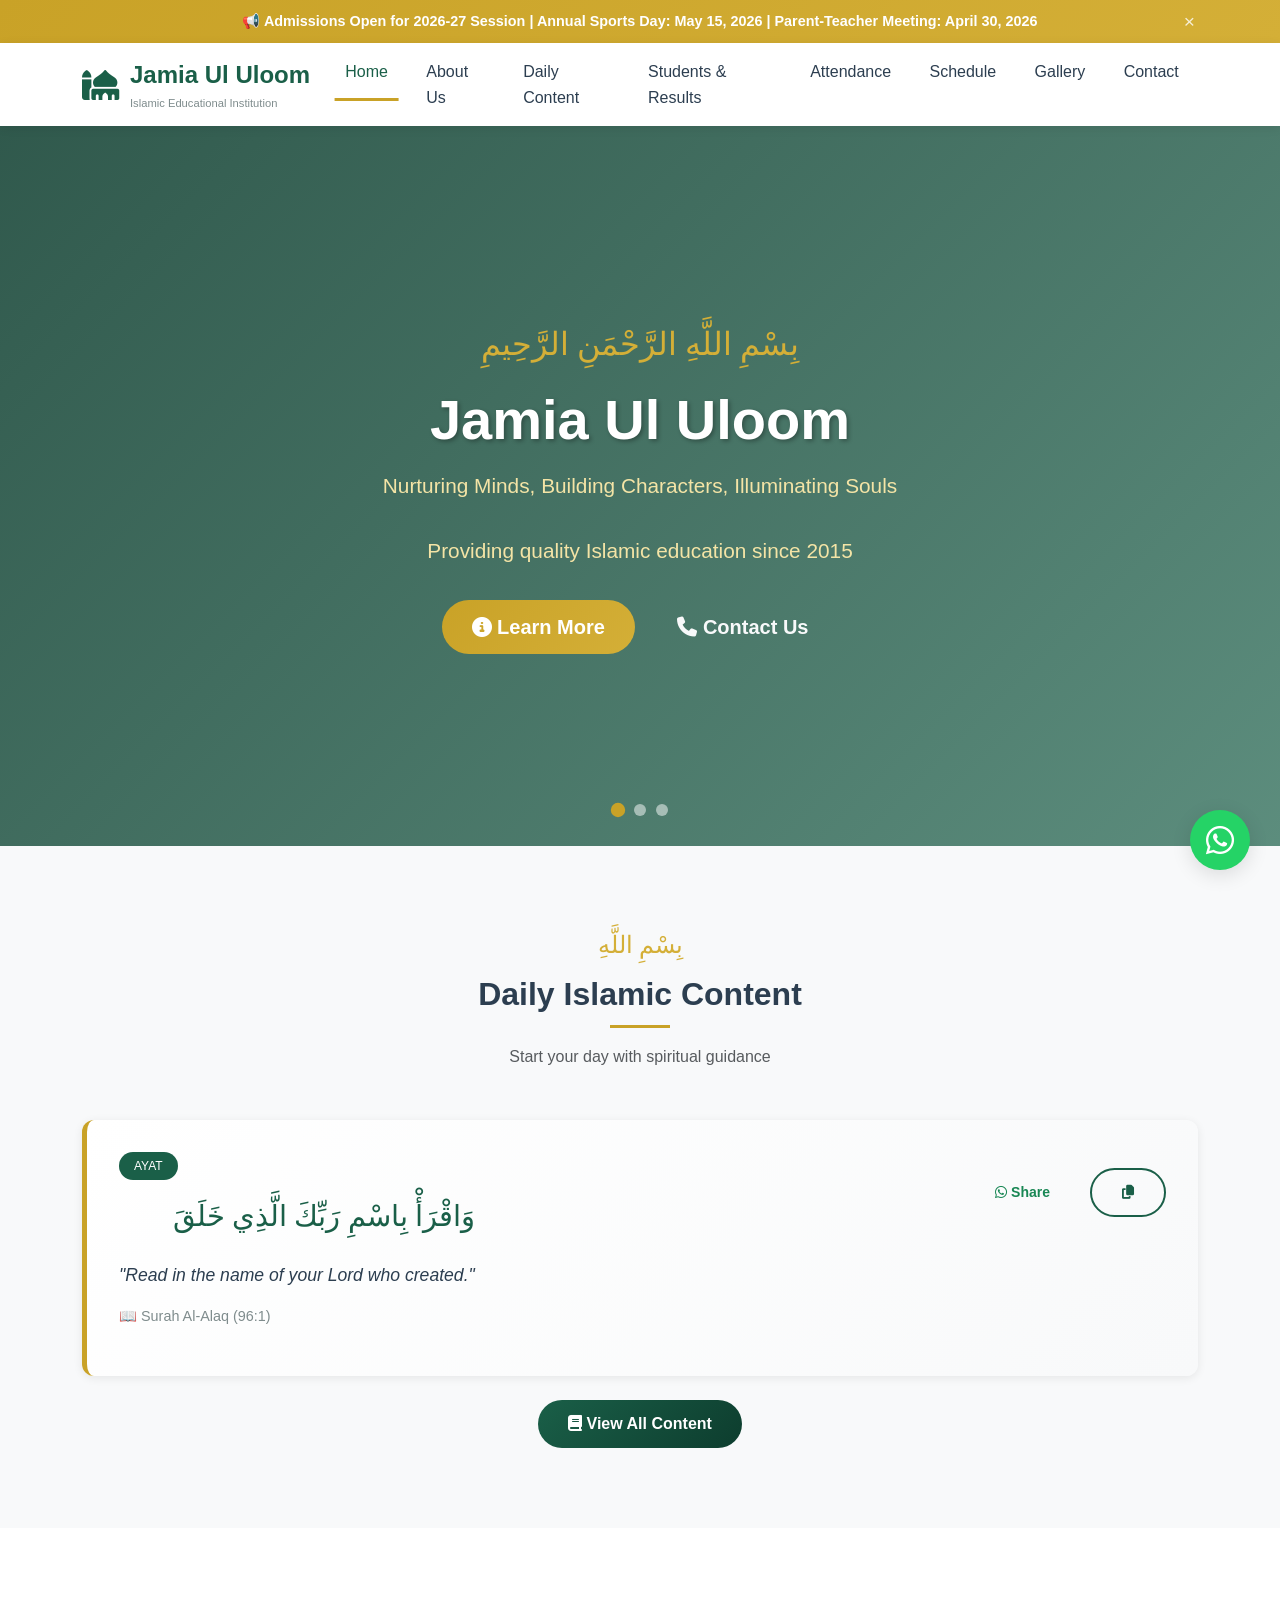
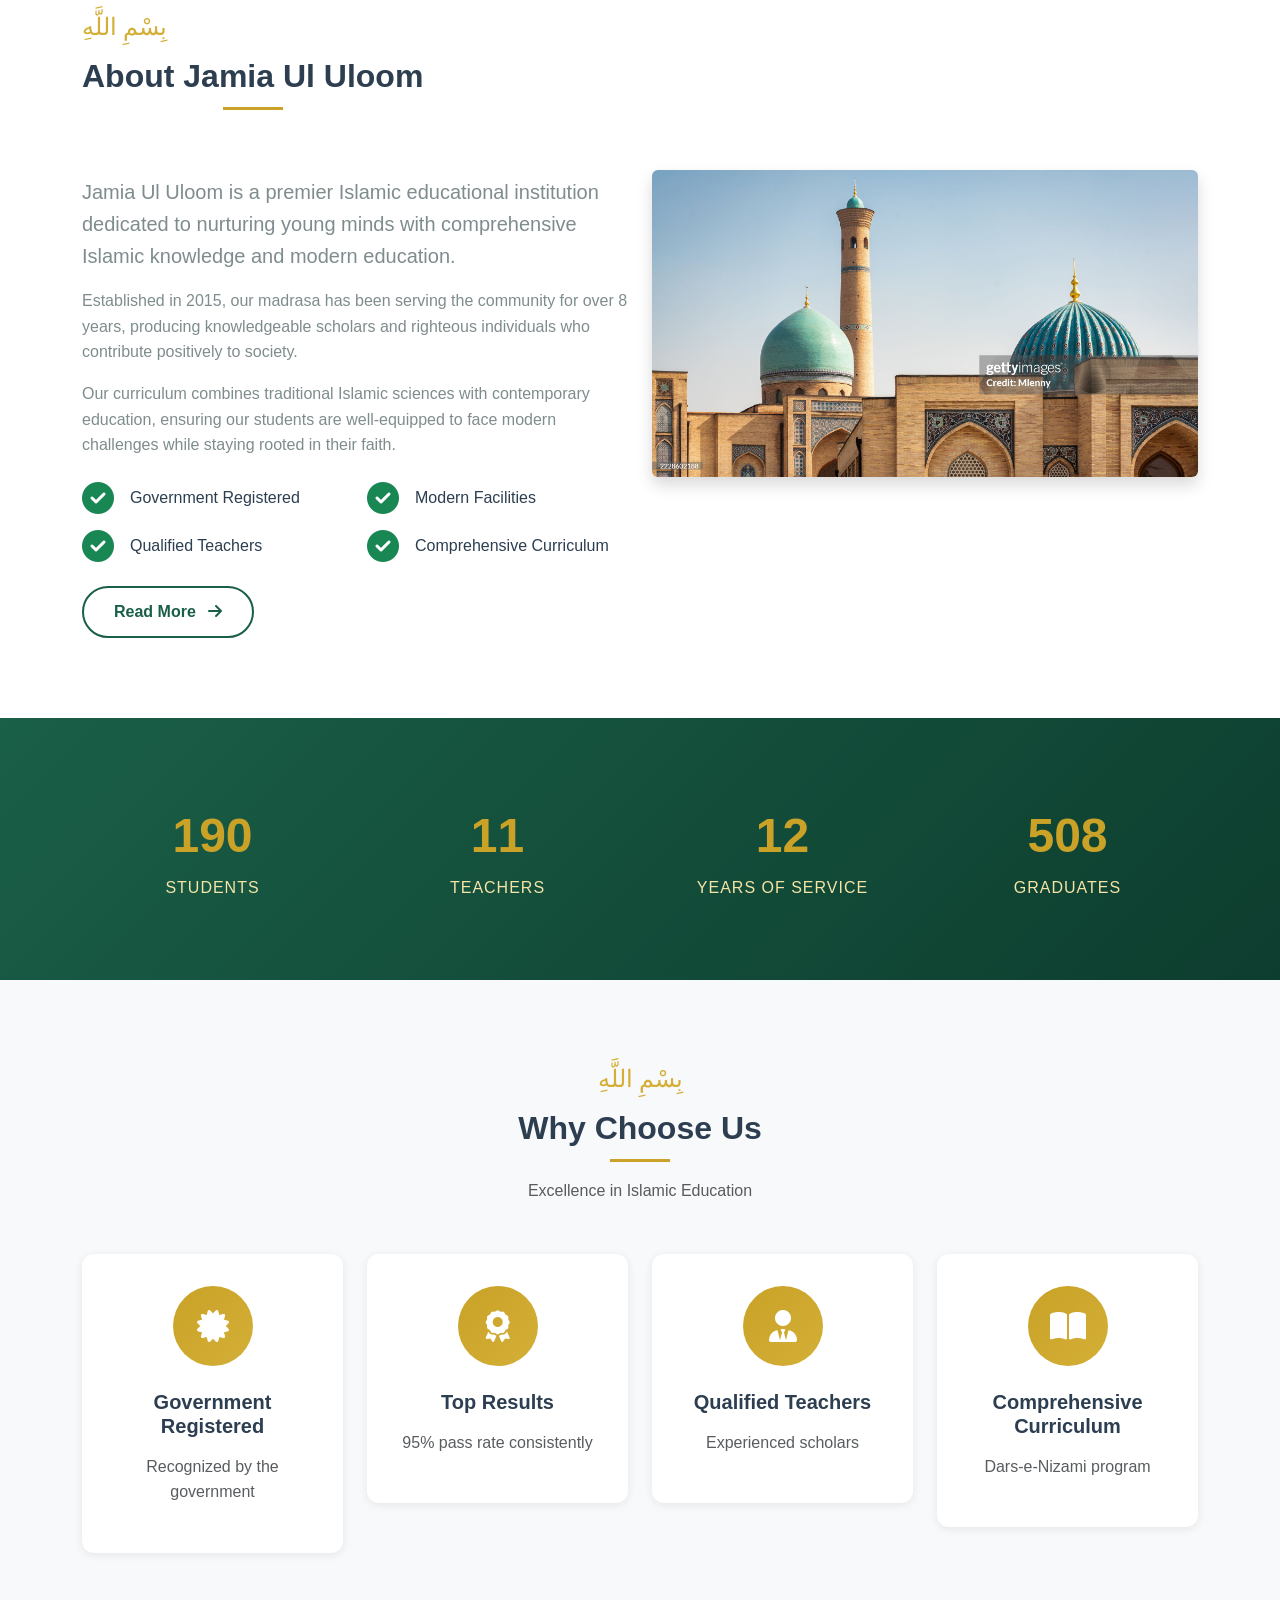
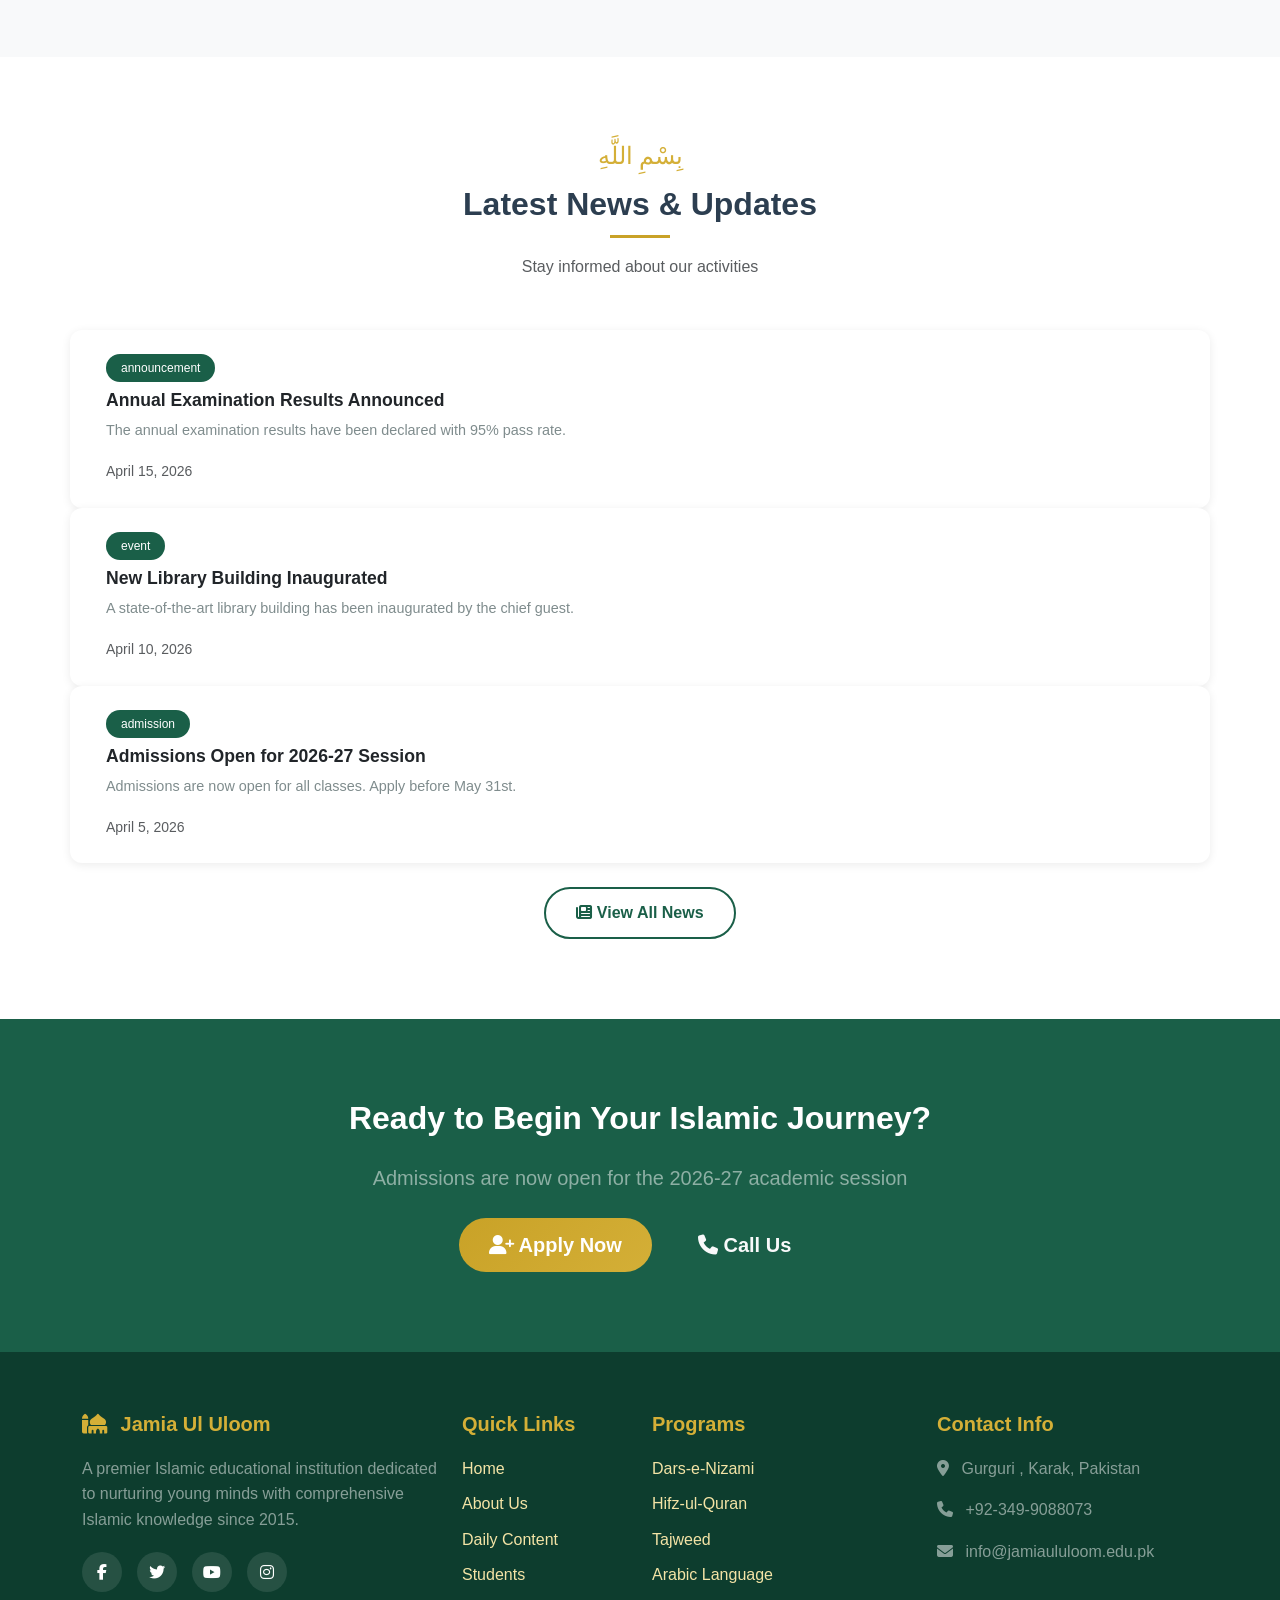
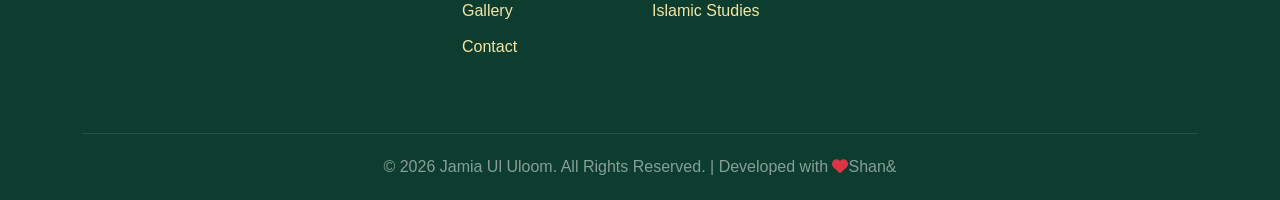
<file: index.html>
<!DOCTYPE html>
<html lang="en">
<head>
    <meta charset="UTF-8">
    <meta name="viewport" content="width=device-width, initial-scale=1.0">
    <title>Jamia Ul Uloom - Islamic Educational Institution</title>
    
    <!-- Bootstrap CSS -->
    <link href="https://cdn.jsdelivr.net/npm/bootstrap@5.3.0/dist/css/bootstrap.min.css" rel="stylesheet">
    
    <!-- Font Awesome -->
    <link rel="stylesheet" href="https://cdnjs.cloudflare.com/ajax/libs/font-awesome/6.4.0/css/all.min.css">
    
    <!-- Custom CSS -->
    <link rel="stylesheet" href="css/style.css">
</head>
<body data-page="home">
    <!-- Announcement Bar -->
    <div class="announcement-bar">
        <div class="container">
            <div class="announcement-text">
                📢 Admissions Open for 2026-27 Session | Annual Sports Day: May 15, 2026 | Parent-Teacher Meeting: April 30, 2026
            </div>
            <button class="close-btn">&times;</button>
        </div>
    </div>

    <!-- Navigation -->
    <nav class="navbar navbar-expand-lg navbar-light">
        <div class="container">
            <a class="navbar-brand" href="index.html">
                <i class="fas fa-mosque fa-lg"></i>
                <div>
                    Jamia Ul Uloom
                    <span class="brand-subtitle">Islamic Educational Institution</span>
                </div>
            </a>
            <button class="navbar-toggler" type="button" data-bs-toggle="collapse" data-bs-target="#navbarNav">
                <span class="navbar-toggler-icon"></span>
            </button>
            <div class="collapse navbar-collapse" id="navbarNav">
                <ul class="navbar-nav ms-auto">
                    <li class="nav-item">
                        <a class="nav-link active" href="index.html">Home</a>
                    </li>
                    <li class="nav-item">
                        <a class="nav-link" href="about.html">About Us</a>
                    </li>
                    <li class="nav-item">
                        <a class="nav-link" href="daily-content.html">Daily Content</a>
                    </li>
                    <li class="nav-item">
                        <a class="nav-link" href="students.html">Students & Results</a>
                    </li>
                    <li class="nav-item">
                        <a class="nav-link" href="attendance.html">Attendance</a>
                    </li>
                    <li class="nav-item">
                        <a class="nav-link" href="schedule.html">Schedule</a>
                    </li>
                    <li class="nav-item">
                        <a class="nav-link" href="gallery.html">Gallery</a>
                    </li>
                    <li class="nav-item">
                        <a class="nav-link" href="contact.html">Contact</a>
                    </li>
                </ul>
            </div>
        </div>
    </nav>

    <!-- Hero Section / Slider -->
    <section class="hero-section">
        <div class="hero-slider">
            <div class="hero-slide active" style="background-image: url('https://via.placeholder.com/1920x800/1a5f48/ffffff?text=Islamic+Education');">
                <div class="hero-overlay"></div>
            </div>
            <div class="hero-slide" style="background-image: url('https://via.placeholder.com/1920x800/0d3d2e/ffffff?text=Quran+Learning');">
                <div class="hero-overlay"></div>
            </div>
            <div class="hero-slide" style="background-image: url('https://via.placeholder.com/1920x800/c9a227/ffffff?text=Knowledge+Light');">
                <div class="hero-overlay"></div>
            </div>
        </div>
        <div class="hero-content">
            <div class="container">
                <div class="hero-arabic">بِسْمِ اللَّهِ الرَّحْمَنِ الرَّحِيمِ</div>
                <h1>Jamia Ul Uloom</h1>
                <p>Nurturing Minds, Building Characters, Illuminating Souls</p>
                <p class="lead">Providing quality Islamic education since 2015</p>
                <div class="mt-4">
                    <a href="about.html" class="btn btn-secondary btn-lg me-2">
                        <i class="fas fa-info-circle"></i> Learn More
                    </a>
                    <a href="contact.html" class="btn btn-outline-light btn-lg">
                        <i class="fas fa-phone"></i> Contact Us
                    </a>
                </div>
            </div>
        </div>
        <div class="slider-controls">
            <span class="slider-dot active"></span>
            <span class="slider-dot"></span>
            <span class="slider-dot"></span>
        </div>
    </section>

    <!-- Daily Hadith Section -->
    <section class="section section-bg-light">
        <div class="container">
            <div class="section-header">
                <div class="bismillah">بِسْمِ اللَّهِ</div>
                <h2>Daily Islamic Content</h2>
                <p class="text-muted">Start your day with spiritual guidance</p>
            </div>
            <div id="daily-content" class="mb-4">
                <!-- Dynamic content loaded via JS -->
            </div>
            <div class="text-center">
                <a href="daily-content.html" class="btn btn-primary">
                    <i class="fas fa-book"></i> View All Content
                </a>
            </div>
        </div>
    </section>

    <!-- About Section -->
    <section class="section section-bg-white">
        <div class="container">
            <div class="row align-items-center">
                <div class="col-lg-6 mb-4 mb-lg-0">
                    <div class="section-header text-start">
                        <div class="bismillah">بِسْمِ اللَّهِ</div>
                        <h2>About Jamia Ul Uloom</h2>
                    </div>
                    <p class="lead">Jamia Ul Uloom is a premier Islamic educational institution dedicated to nurturing young minds with comprehensive Islamic knowledge and modern education.</p>
                    <p>Established in 2015, our madrasa has been serving the community for over 8 years, producing knowledgeable scholars and righteous individuals who contribute positively to society.</p>
                    <p>Our curriculum combines traditional Islamic sciences with contemporary education, ensuring our students are well-equipped to face modern challenges while staying rooted in their faith.</p>
                    <div class="row mt-4">
                        <div class="col-6">
                            <div class="d-flex align-items-center mb-3">
                                <i class="fas fa-check-circle text-success fa-2x me-3"></i>
                                <span>Government Registered</span>
                            </div>
                            <div class="d-flex align-items-center">
                                <i class="fas fa-check-circle text-success fa-2x me-3"></i>
                                <span>Qualified Teachers</span>
                            </div>
                        </div>
                        <div class="col-6">
                            <div class="d-flex align-items-center mb-3">
                                <i class="fas fa-check-circle text-success fa-2x me-3"></i>
                                <span>Modern Facilities</span>
                            </div>
                            <div class="d-flex align-items-center">
                                <i class="fas fa-check-circle text-success fa-2x me-3"></i>
                                <span>Comprehensive Curriculum</span>
                            </div>
                        </div>
                    </div>
                    <a href="about.html" class="btn btn-outline-primary mt-4">
                        Read More <i class="fas fa-arrow-right ms-2"></i>
                    </a>
                </div>
                <div class="col-lg-6">
                    <img src="img/p1.jpg" alt="Jamia Ul Uloom" class="img-fluid rounded shadow">
                </div>
            </div>
        </div>
    </section>

    <!-- Statistics Section -->
    <section class="stats-section">
        <div class="container">
            <div class="row">
                <div class="col-md-3 col-6">
                    <div class="stat-item">
                        <span class="stat-number" data-target="450">0</span>
                        <span class="stat-label">Students</span>
                    </div>
                </div>
                <div class="col-md-3 col-6">
                    <div class="stat-item">
                        <span class="stat-number" data-target="28">0</span>
                        <span class="stat-label">Teachers</span>
                    </div>
                </div>
                <div class="col-md-3 col-6">
                    <div class="stat-item">
                        <span class="stat-number" data-target="29">0</span>
                        <span class="stat-label">Years of Service</span>
                    </div>
                </div>
                <div class="col-md-3 col-6">
                    <div class="stat-item">
                        <span class="stat-number" data-target="1200">0</span>
                        <span class="stat-label">Graduates</span>
                    </div>
                </div>
            </div>
        </div>
    </section>

    <!-- Highlights Section -->
    <section class="section section-bg-light">
        <div class="container">
            <div class="section-header">
                <div class="bismillah">بِسْمِ اللَّهِ</div>
                <h2>Why Choose Us</h2>
                <p class="text-muted">Excellence in Islamic Education</p>
            </div>
            <div class="row" id="highlights-container">
                <!-- Dynamic content loaded via JS -->
            </div>
        </div>
    </section>

    <!-- News & Updates Section -->
    <section class="section section-bg-white">
        <div class="container">
            <div class="section-header">
                <div class="bismillah">بِسْمِ اللَّهِ</div>
                <h2>Latest News & Updates</h2>
                <p class="text-muted">Stay informed about our activities</p>
            </div>
            <div class="row" id="news-container">
                <!-- Dynamic content loaded via JS -->
            </div>
            <div class="text-center mt-4">
                <a href="#" class="btn btn-outline-primary">
                    <i class="fas fa-newspaper"></i> View All News
                </a>
            </div>
        </div>
    </section>

    <!-- Call to Action -->
    <section class="section section-bg-primary text-center">
        <div class="container">
            <h2 class="text-white mb-4">Ready to Begin Your Islamic Journey?</h2>
            <p class="lead text-white-50 mb-4">Admissions are now open for the 2026-27 academic session</p>
            <div class="d-flex justify-content-center gap-3">
                <a href="contact.html" class="btn btn-secondary btn-lg">
                    <i class="fas fa-user-plus"></i> Apply Now
                </a>
                <a href="tel:+922112345678" class="btn btn-outline-light btn-lg">
                    <i class="fas fa-phone"></i> Call Us
                </a>
            </div>
        </div>
    </section>

    <!-- Footer -->
    <footer class="footer">
        <div class="container">
            <div class="row">
                <div class="col-lg-4 mb-4">
                    <h4><i class="fas fa-mosque me-2"></i> Jamia Ul Uloom</h4>
                    <p class="text-white-50">A premier Islamic educational institution dedicated to nurturing young minds with comprehensive Islamic knowledge since 2015.</p>
                    <div class="social-links">
                        <a href="#"><i class="fab fa-facebook-f"></i></a>
                        <a href="#"><i class="fab fa-twitter"></i></a>
                        <a href="#"><i class="fab fa-youtube"></i></a>
                        <a href="#"><i class="fab fa-instagram"></i></a>
                    </div>
                </div>
                <div class="col-lg-2 col-md-6 mb-4">
                    <h4>Quick Links</h4>
                    <a href="index.html">Home</a>
                    <a href="about.html">About Us</a>
                    <a href="daily-content.html">Daily Content</a>
                    <a href="students.html">Students</a>
                    <a href="gallery.html">Gallery</a>
                    <a href="contact.html">Contact</a>
                </div>
                <div class="col-lg-3 col-md-6 mb-4">
                    <h4>Programs</h4>
                    <a href="#">Dars-e-Nizami</a>
                    <a href="#">Hifz-ul-Quran</a>
                    <a href="#">Tajweed</a>
                    <a href="#">Arabic Language</a>
                    <a href="#">Islamic Studies</a>
                </div>
                <div class="col-lg-3 col-md-6 mb-4">
                    <h4>Contact Info</h4>
                    <p class="text-white-50">
                        <i class="fas fa-map-marker-alt me-2"></i>
                        Gurguri , Karak, Pakistan
                    </p>
                    <p class="text-white-50">
                        <i class="fas fa-phone me-2"></i>
                        +92-349-9088073
                    </p>
                    <p class="text-white-50">
                        <i class="fas fa-envelope me-2"></i>
                        info@jamiaululoom.edu.pk
                    </p>
                </div>
            </div>
            <div class="footer-bottom">
                <p class="mb-0 text-white-50">&copy; 2026 Jamia Ul Uloom. All Rights Reserved. | Developed with <i class="fas fa-heart text-danger"></i>Shan&</p>
            </div>
        </div>
    </footer>

    <!-- WhatsApp Floating Button -->
    <a href="https://wa.me/923499088073" class="whatsapp-float" target="_blank" title="Chat on WhatsApp">
        <i class="fab fa-whatsapp"></i>
    </a>

    <!-- Scroll to Top Button -->
    <div class="scroll-top">
        <i class="fas fa-arrow-up"></i>
    </div>

    <!-- Bootstrap JS -->
    <script src="https://cdn.jsdelivr.net/npm/bootstrap@5.3.0/dist/js/bootstrap.bundle.min.js"></script>
    
    <!-- Custom JS -->
    <script src="js/main.js"></script>
</body>
</html>
</file>
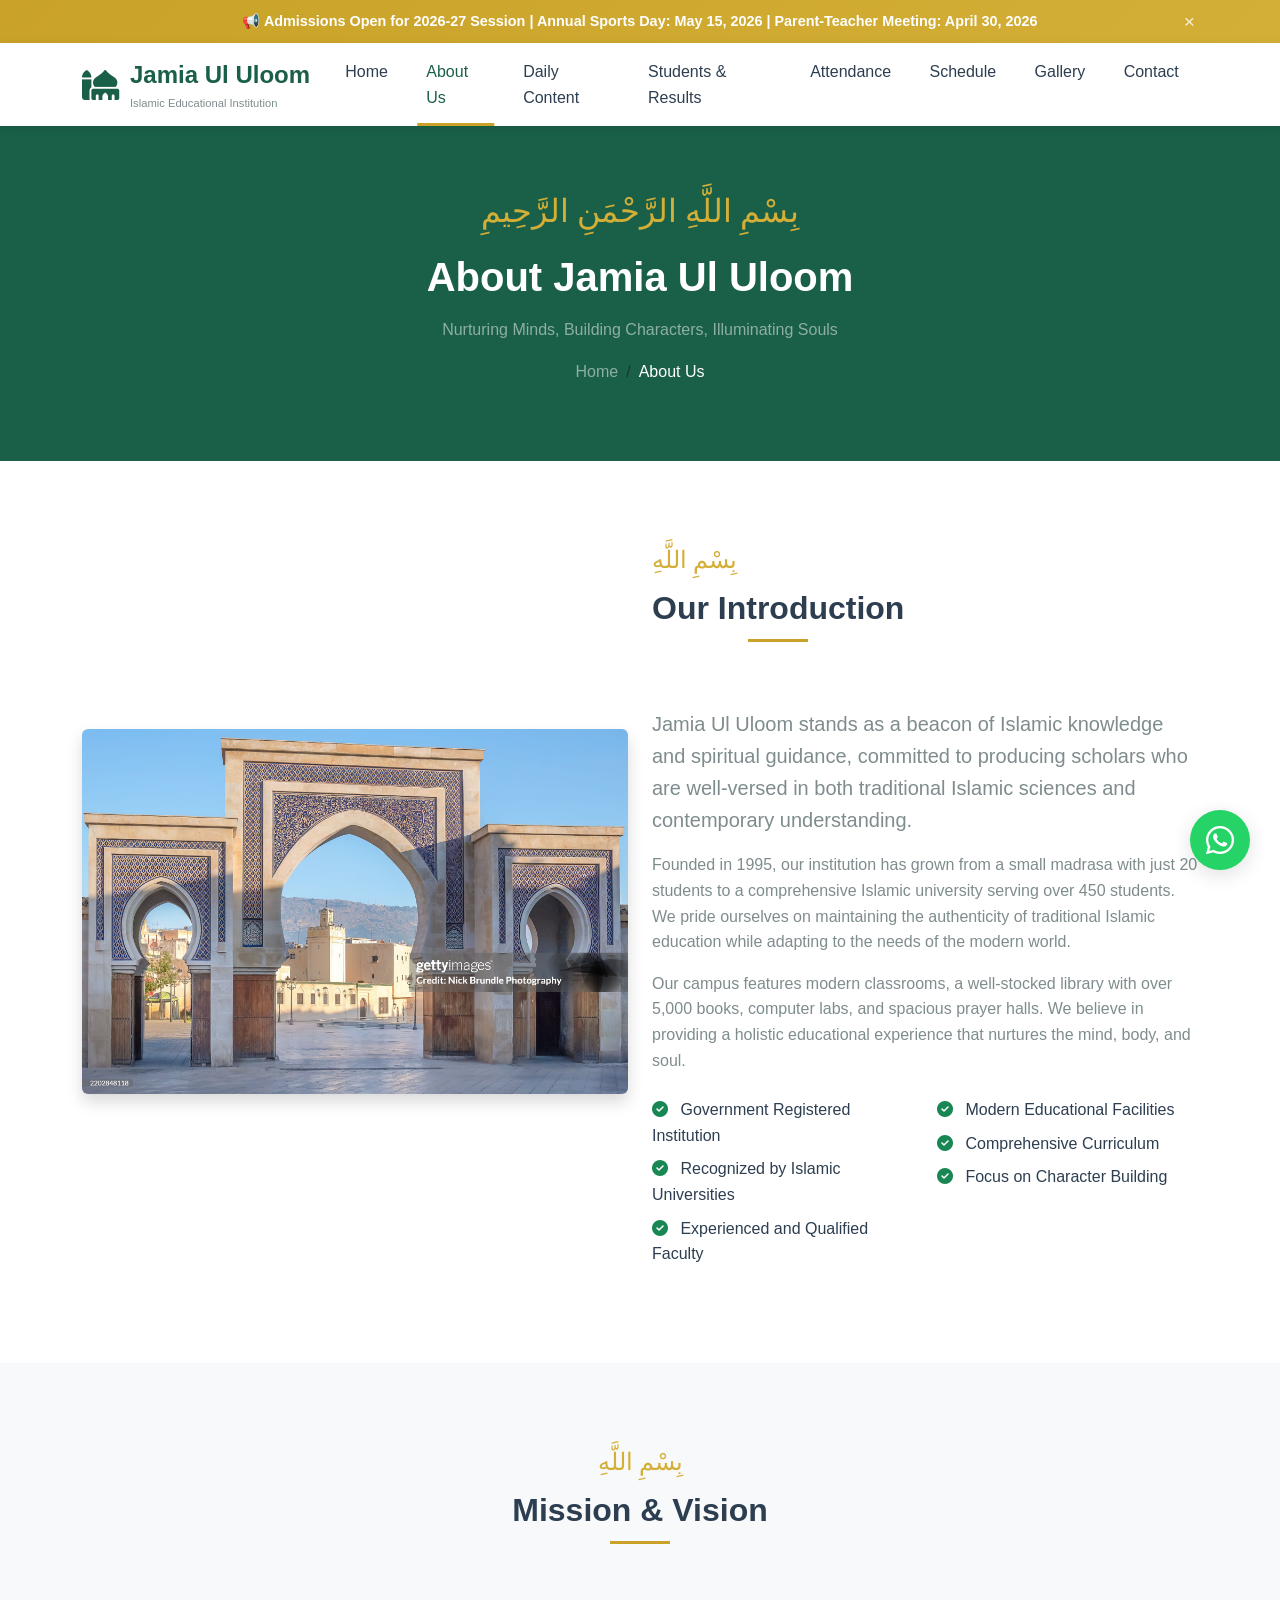
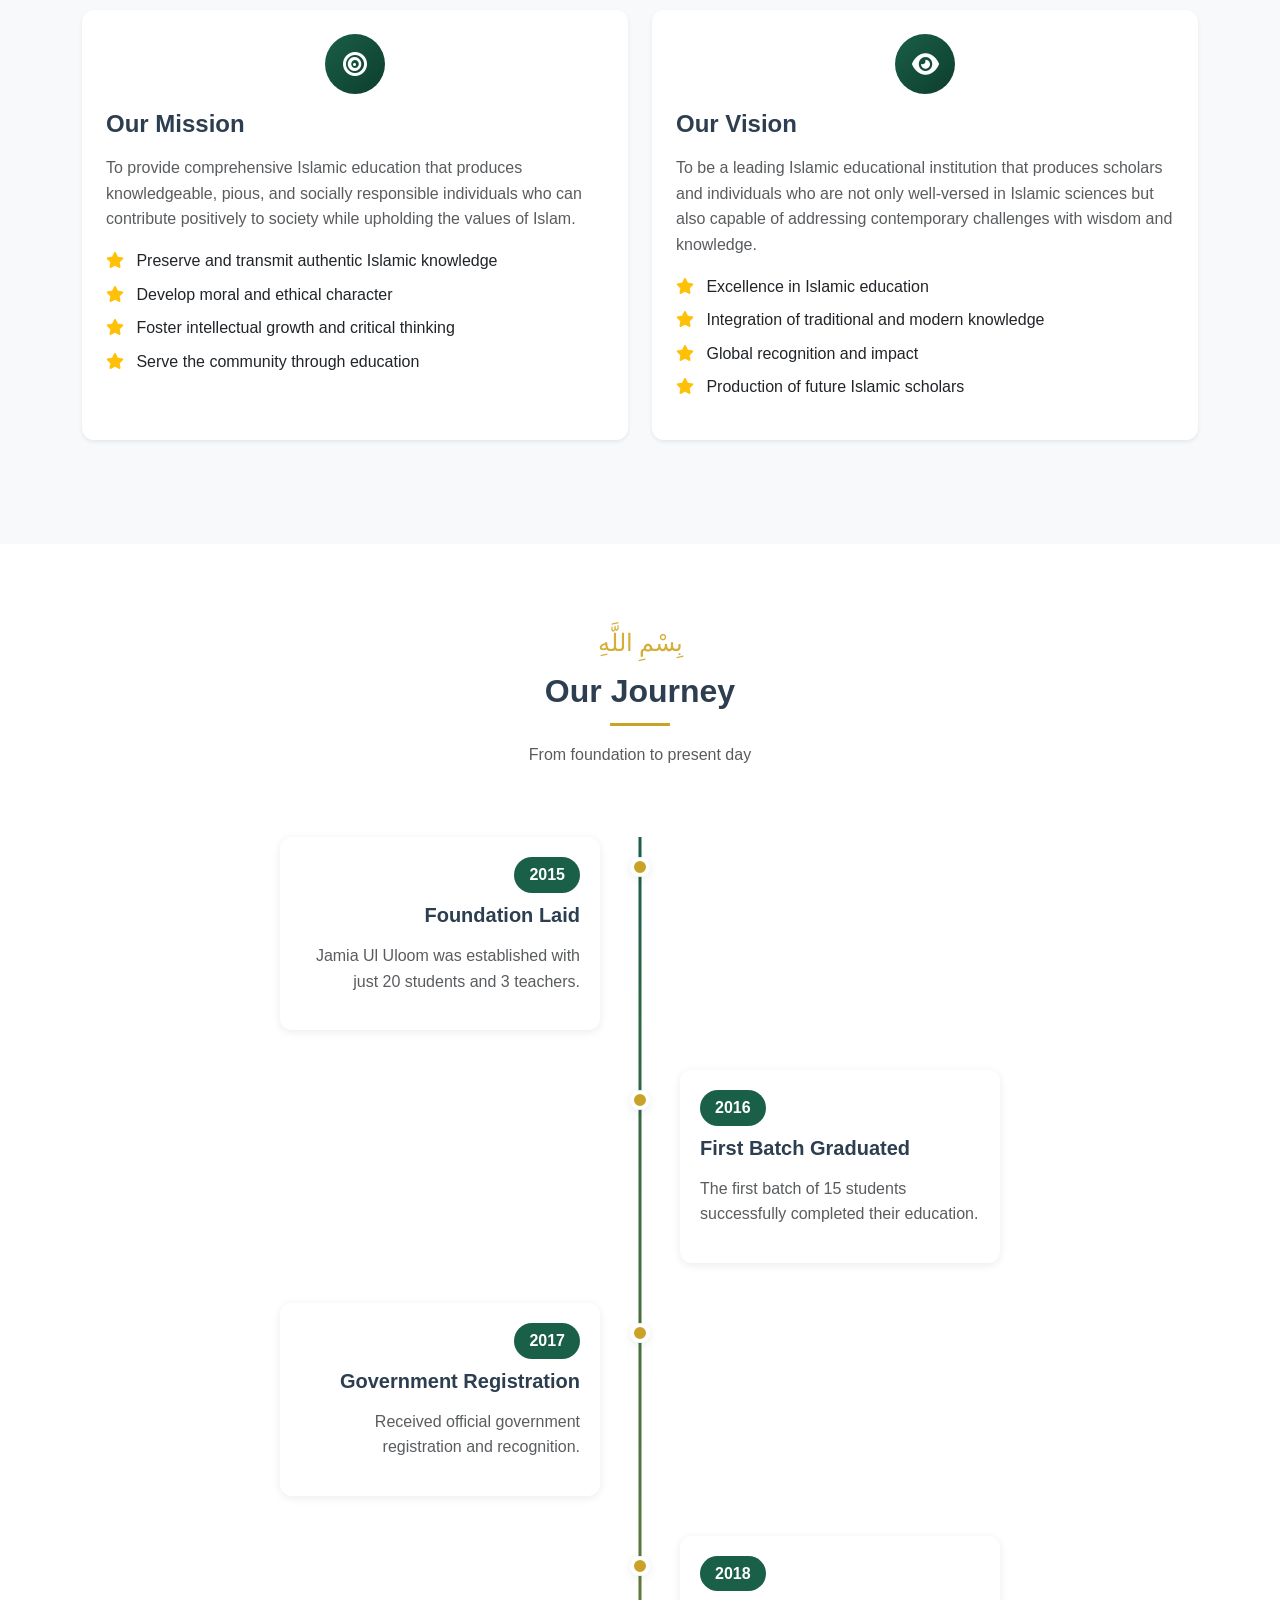
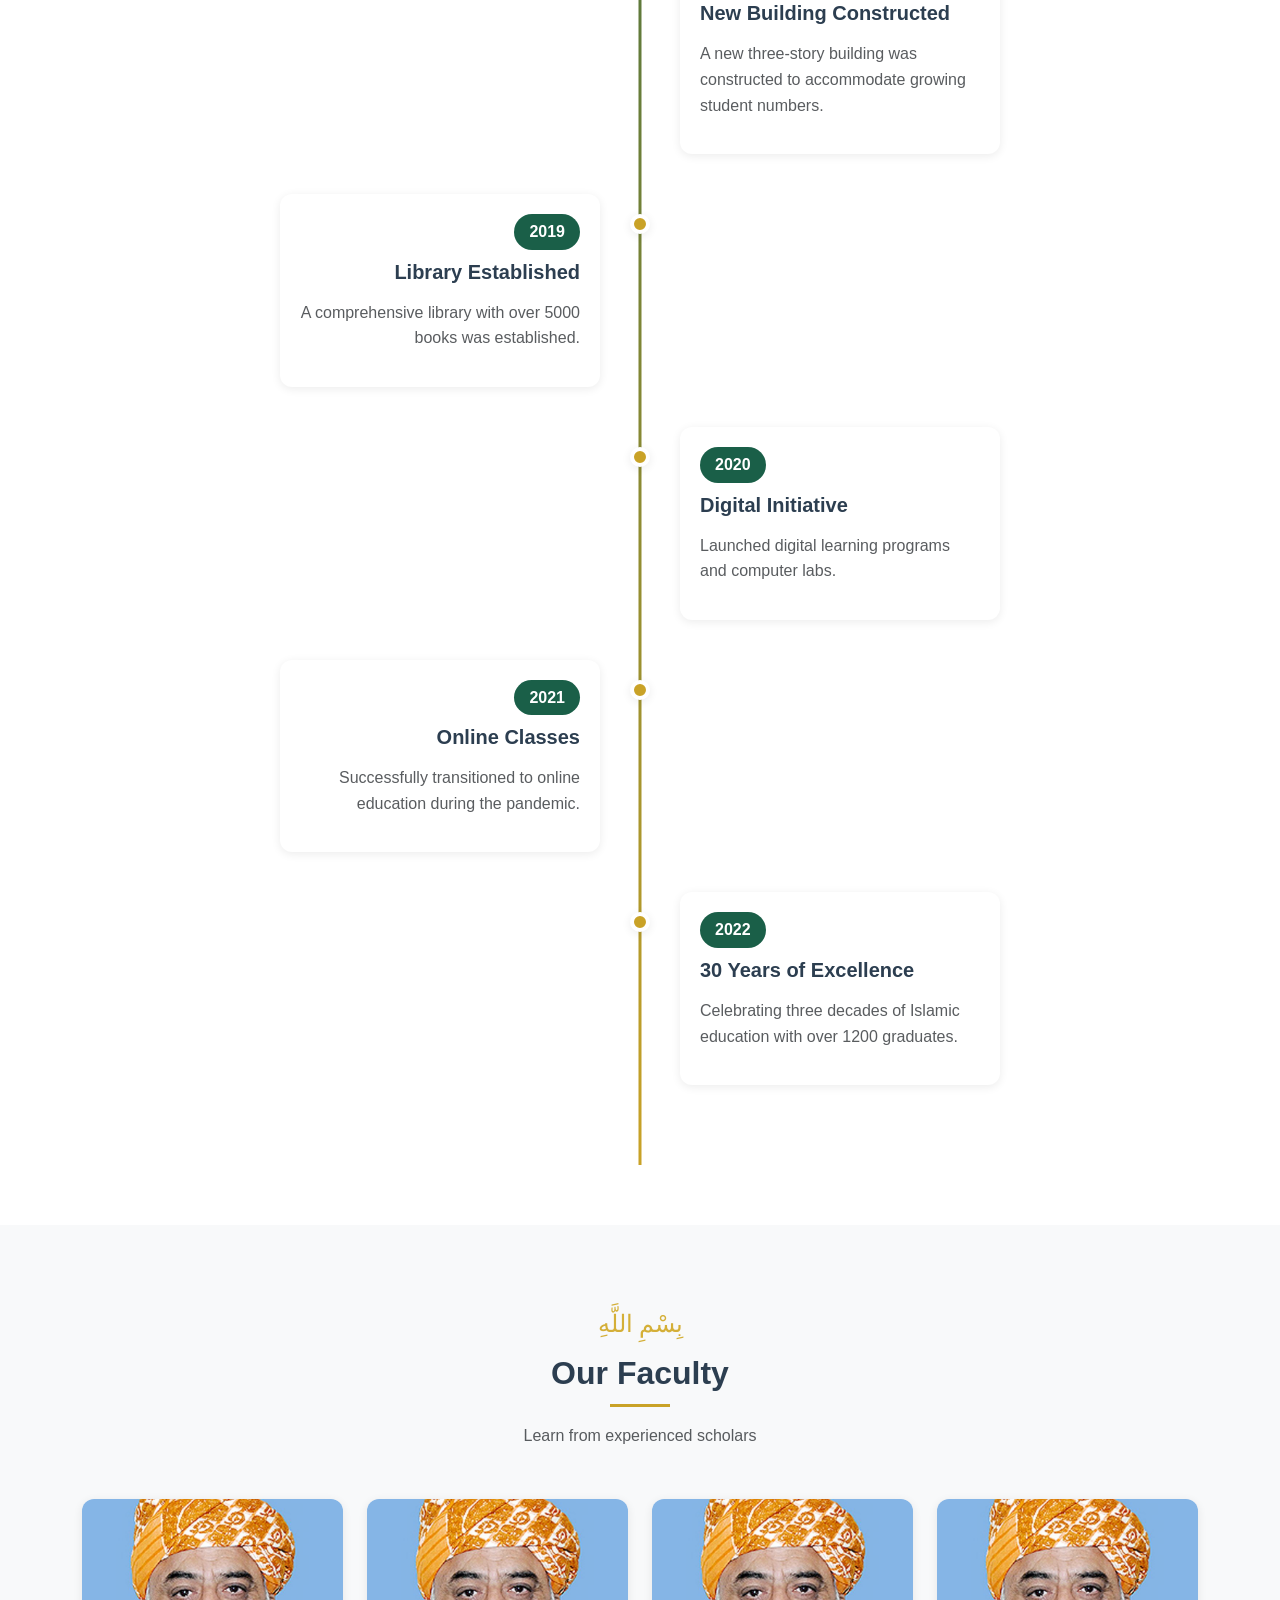
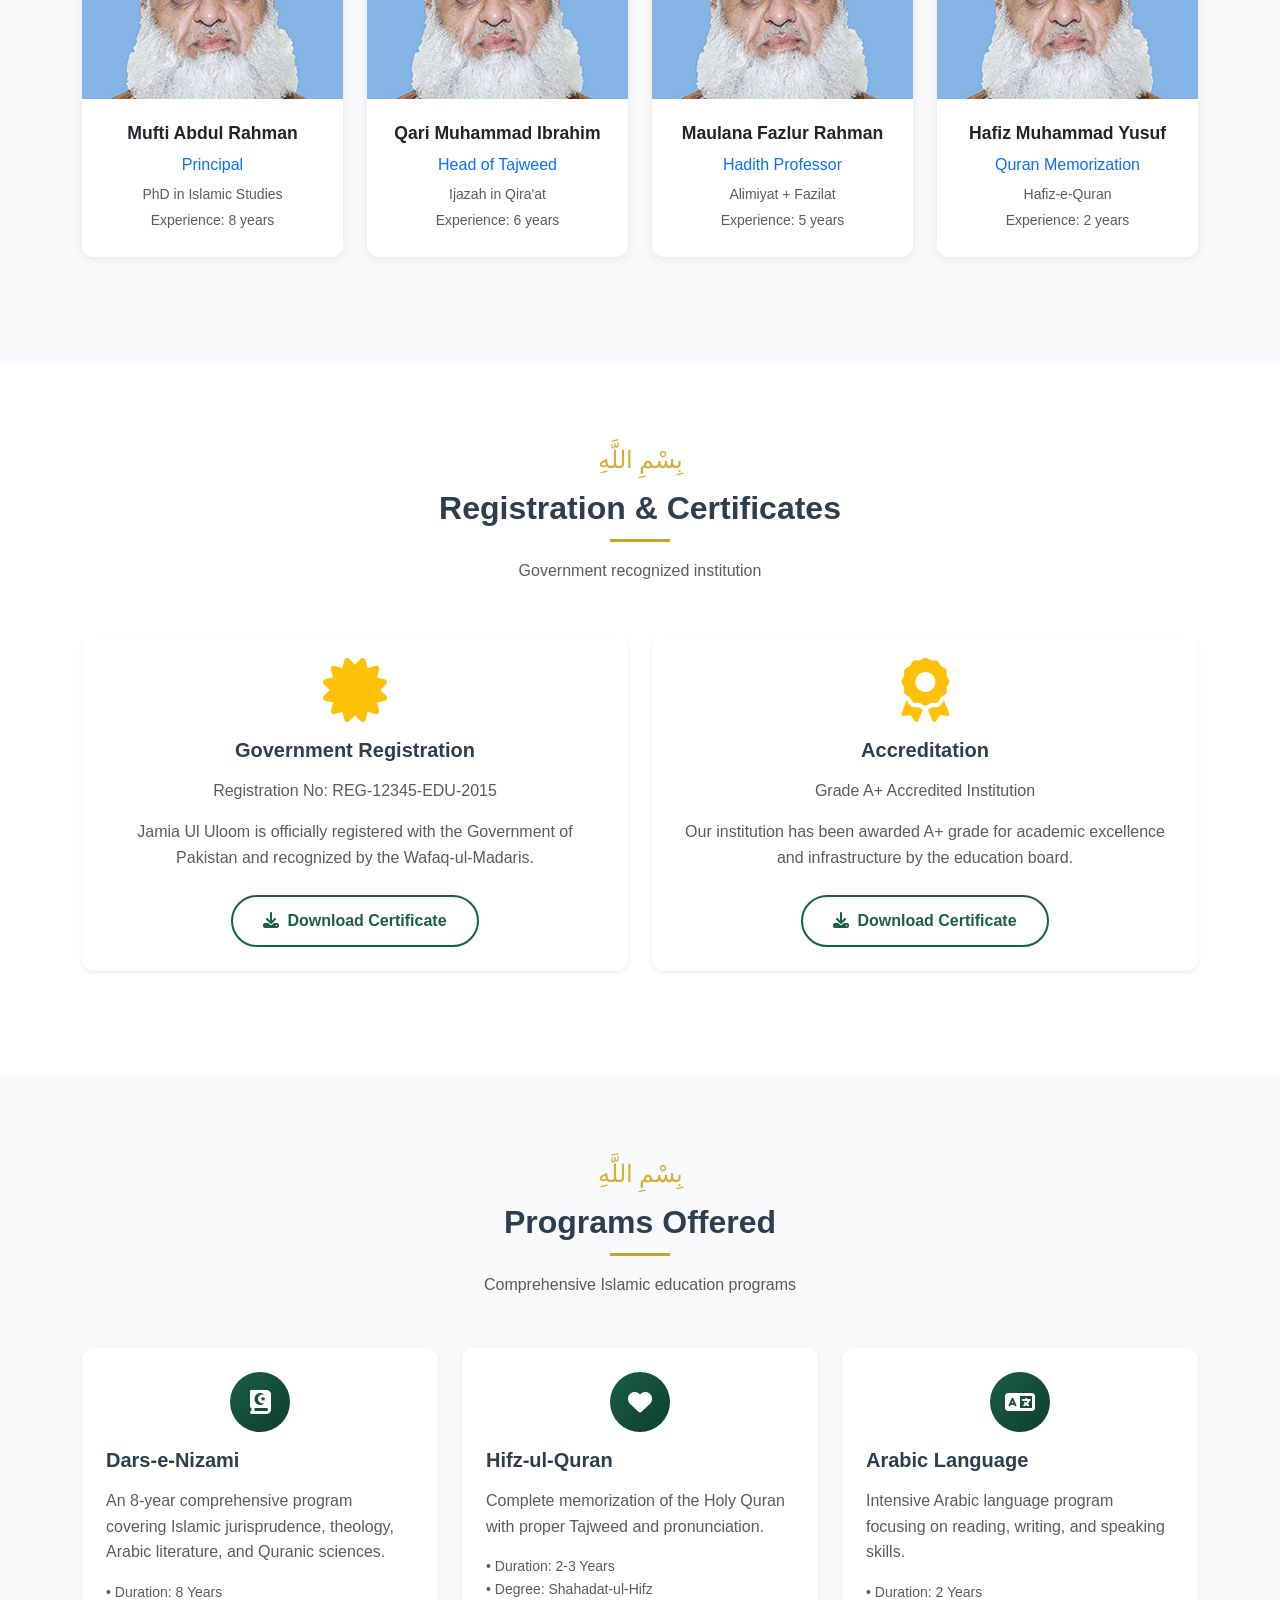
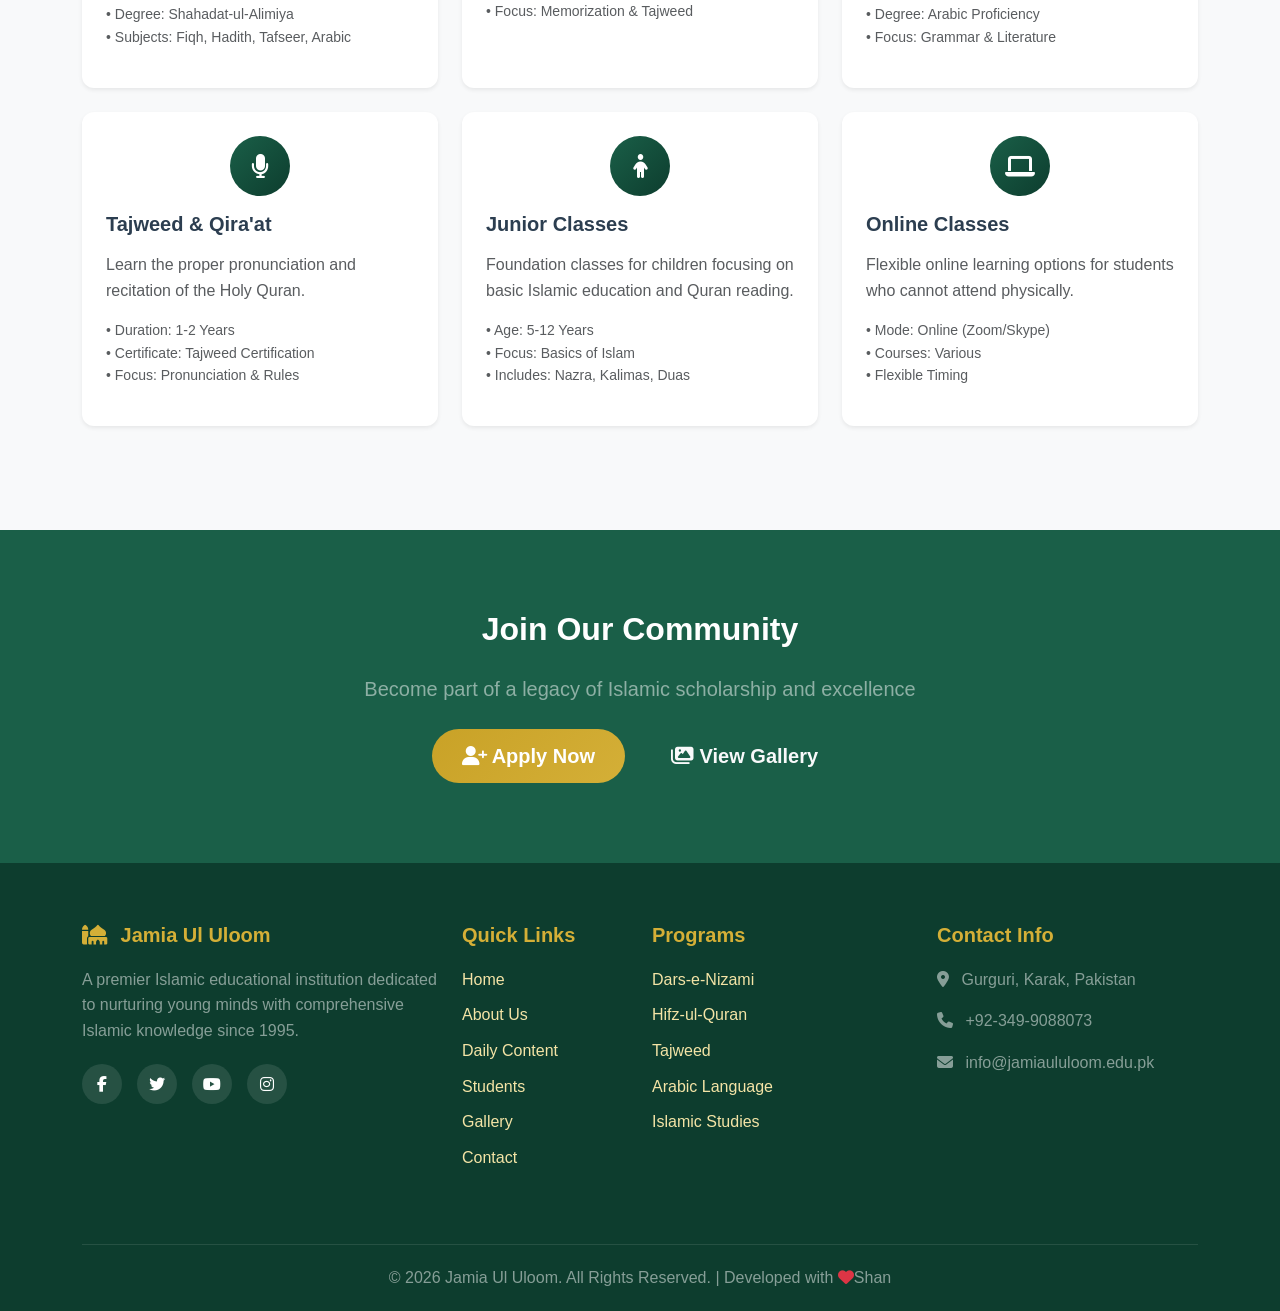
<file: about.html>
<!DOCTYPE html>
<html lang="en">
<head>
    <meta charset="UTF-8">
    <meta name="viewport" content="width=device-width, initial-scale=1.0">
    <title>About Us - Jamia Ul Uloom</title>
    
    <!-- Bootstrap CSS -->
    <link href="https://cdn.jsdelivr.net/npm/bootstrap@5.3.0/dist/css/bootstrap.min.css" rel="stylesheet">
    
    <!-- Font Awesome -->
    <link rel="stylesheet" href="https://cdnjs.cloudflare.com/ajax/libs/font-awesome/6.4.0/css/all.min.css">
    
    <!-- Custom CSS -->
    <link rel="stylesheet" href="css/style.css">
</head>
<body data-page="about">
    <!-- Announcement Bar -->
    <div class="announcement-bar">
        <div class="container">
            <div class="announcement-text">
                📢 Admissions Open for 2026-27 Session | Annual Sports Day: May 15, 2026 | Parent-Teacher Meeting: April 30, 2026
            </div>
            <button class="close-btn">&times;</button>
        </div>
    </div>

    <!-- Navigation -->
    <nav class="navbar navbar-expand-lg navbar-light">
        <div class="container">
            <a class="navbar-brand" href="index.html">
                <i class="fas fa-mosque fa-lg"></i>
                <div>
                    Jamia Ul Uloom
                    <span class="brand-subtitle">Islamic Educational Institution</span>
                </div>
            </a>
            <button class="navbar-toggler" type="button" data-bs-toggle="collapse" data-bs-target="#navbarNav">
                <span class="navbar-toggler-icon"></span>
            </button>
            <div class="collapse navbar-collapse" id="navbarNav">
                <ul class="navbar-nav ms-auto">
                    <li class="nav-item">
                        <a class="nav-link" href="index.html">Home</a>
                    </li>
                    <li class="nav-item">
                        <a class="nav-link active" href="about.html">About Us</a>
                    </li>
                    <li class="nav-item">
                        <a class="nav-link" href="daily-content.html">Daily Content</a>
                    </li>
                    <li class="nav-item">
                        <a class="nav-link" href="students.html">Students & Results</a>
                    </li>
                    <li class="nav-item">
                        <a class="nav-link" href="attendance.html">Attendance</a>
                    </li>
                    <li class="nav-item">
                        <a class="nav-link" href="schedule.html">Schedule</a>
                    </li>
                    <li class="nav-item">
                        <a class="nav-link" href="gallery.html">Gallery</a>
                    </li>
                    <li class="nav-item">
                        <a class="nav-link" href="contact.html">Contact</a>
                    </li>
                </ul>
            </div>
        </div>
    </nav>

    <!-- Page Header -->
    <section class="section section-bg-primary text-center" style="padding: 60px 0;">
        <div class="container">
            <div class="hero-arabic mb-3">بِسْمِ اللَّهِ الرَّحْمَنِ الرَّحِيمِ</div>
            <h1 class="text-white">About Jamia Ul Uloom</h1>
            <p class="text-white-50">Nurturing Minds, Building Characters, Illuminating Souls</p>
            <nav aria-label="breadcrumb" class="mt-3">
                <ol class="breadcrumb justify-content-center">
                    <li class="breadcrumb-item"><a href="index.html" class="text-white-50">Home</a></li>
                    <li class="breadcrumb-item active text-white" aria-current="page">About Us</li>
                </ol>
            </nav>
        </div>
    </section>

    <!-- Introduction Section -->
    <section class="section section-bg-white">
        <div class="container">
            <div class="row align-items-center">
                <div class="col-lg-6 mb-4 mb-lg-0">
                    <img src="img/p5.jpg" alt="Jamia Ul Uloom" class="img-fluid rounded shadow">
                </div>
                <div class="col-lg-6">
                    <div class="section-header text-start">
                        <div class="bismillah">بِسْمِ اللَّهِ</div>
                        <h2>Our Introduction</h2>
                    </div>
                    <p class="lead">Jamia Ul Uloom stands as a beacon of Islamic knowledge and spiritual guidance, committed to producing scholars who are well-versed in both traditional Islamic sciences and contemporary understanding.</p>
                    <p>Founded in 1995, our institution has grown from a small madrasa with just 20 students to a comprehensive Islamic university serving over 450 students. We pride ourselves on maintaining the authenticity of traditional Islamic education while adapting to the needs of the modern world.</p>
                    <p>Our campus features modern classrooms, a well-stocked library with over 5,000 books, computer labs, and spacious prayer halls. We believe in providing a holistic educational experience that nurtures the mind, body, and soul.</p>
                    <div class="row mt-4">
                        <div class="col-md-6">
                            <ul class="list-unstyled">
                                <li class="mb-2"><i class="fas fa-check-circle text-success me-2"></i> Government Registered Institution</li>
                                <li class="mb-2"><i class="fas fa-check-circle text-success me-2"></i> Recognized by Islamic Universities</li>
                                <li class="mb-2"><i class="fas fa-check-circle text-success me-2"></i> Experienced and Qualified Faculty</li>
                            </ul>
                        </div>
                        <div class="col-md-6">
                            <ul class="list-unstyled">
                                <li class="mb-2"><i class="fas fa-check-circle text-success me-2"></i> Modern Educational Facilities</li>
                                <li class="mb-2"><i class="fas fa-check-circle text-success me-2"></i> Comprehensive Curriculum</li>
                                <li class="mb-2"><i class="fas fa-check-circle text-success me-2"></i> Focus on Character Building</li>
                            </ul>
                        </div>
                    </div>
                </div>
            </div>
        </div>
    </section>

    <!-- Mission & Vision -->
    <section class="section section-bg-light">
        <div class="container">
            <div class="section-header">
                <div class="bismillah">بِسْمِ اللَّهِ</div>
                <h2>Mission & Vision</h2>
            </div>
            <div class="row">
                <div class="col-md-6 mb-4">
                    <div class="card h-100 border-0 shadow-sm">
                        <div class="card-body p-4">
                            <div class="feature-icon mb-3" style="width: 60px; height: 60px; font-size: 1.5rem;">
                                <i class="fas fa-bullseye"></i>
                            </div>
                            <h3>Our Mission</h3>
                            <p class="text-muted">To provide comprehensive Islamic education that produces knowledgeable, pious, and socially responsible individuals who can contribute positively to society while upholding the values of Islam.</p>
                            <ul class="list-unstyled mt-3">
                                <li class="mb-2"><i class="fas fa-star text-warning me-2"></i> Preserve and transmit authentic Islamic knowledge</li>
                                <li class="mb-2"><i class="fas fa-star text-warning me-2"></i> Develop moral and ethical character</li>
                                <li class="mb-2"><i class="fas fa-star text-warning me-2"></i> Foster intellectual growth and critical thinking</li>
                                <li class="mb-2"><i class="fas fa-star text-warning me-2"></i> Serve the community through education</li>
                            </ul>
                        </div>
                    </div>
                </div>
                <div class="col-md-6 mb-4">
                    <div class="card h-100 border-0 shadow-sm">
                        <div class="card-body p-4">
                            <div class="feature-icon mb-3" style="width: 60px; height: 60px; font-size: 1.5rem;">
                                <i class="fas fa-eye"></i>
                            </div>
                            <h3>Our Vision</h3>
                            <p class="text-muted">To be a leading Islamic educational institution that produces scholars and individuals who are not only well-versed in Islamic sciences but also capable of addressing contemporary challenges with wisdom and knowledge.</p>
                            <ul class="list-unstyled mt-3">
                                <li class="mb-2"><i class="fas fa-star text-warning me-2"></i> Excellence in Islamic education</li>
                                <li class="mb-2"><i class="fas fa-star text-warning me-2"></i> Integration of traditional and modern knowledge</li>
                                <li class="mb-2"><i class="fas fa-star text-warning me-2"></i> Global recognition and impact</li>
                                <li class="mb-2"><i class="fas fa-star text-warning me-2"></i> Production of future Islamic scholars</li>
                            </ul>
                        </div>
                    </div>
                </div>
            </div>
        </div>
    </section>

    <!-- Timeline Section -->
    <section class="section section-bg-white">
        <div class="container">
            <div class="section-header">
                <div class="bismillah">بِسْمِ اللَّهِ</div>
                <h2>Our Journey</h2>
                <p class="text-muted">From foundation to present day</p>
            </div>
            <div class="timeline" id="timeline-container">
                <!-- Dynamic content loaded via JS -->
            </div>
        </div>
    </section>

    <!-- Teachers Section -->
    <section class="section section-bg-light">
        <div class="container">
            <div class="section-header">
                <div class="bismillah">بِسْمِ اللَّهِ</div>
                <h2>Our Faculty</h2>
                <p class="text-muted">Learn from experienced scholars</p>
            </div>
            <div class="row" id="teachers-container">
                <!-- Dynamic content loaded via JS -->
            </div>
        </div>
    </section>

    <!-- Registration & Certificates -->
    <section class="section section-bg-white">
        <div class="container">
            <div class="section-header">
                <div class="bismillah">بِسْمِ اللَّهِ</div>
                <h2>Registration & Certificates</h2>
                <p class="text-muted">Government recognized institution</p>
            </div>
            <div class="row">
                <div class="col-md-6 mb-4">
                    <div class="card h-100 border-0 shadow-sm">
                        <div class="card-body p-4 text-center">
                            <i class="fas fa-certificate fa-4x text-warning mb-3"></i>
                            <h4>Government Registration</h4>
                            <p class="text-muted">Registration No: REG-12345-EDU-2015</p>
                            <p class="text-muted">Jamia Ul Uloom is officially registered with the Government of Pakistan and recognized by the Wafaq-ul-Madaris.</p>
                            <button class="btn btn-outline-primary mt-2">
                                <i class="fas fa-download me-2"></i>Download Certificate
                            </button>
                        </div>
                    </div>
                </div>
                <div class="col-md-6 mb-4">
                    <div class="card h-100 border-0 shadow-sm">
                        <div class="card-body p-4 text-center">
                            <i class="fas fa-award fa-4x text-warning mb-3"></i>
                            <h4>Accreditation</h4>
                            <p class="text-muted">Grade A+ Accredited Institution</p>
                            <p class="text-muted">Our institution has been awarded A+ grade for academic excellence and infrastructure by the education board.</p>
                            <button class="btn btn-outline-primary mt-2">
                                <i class="fas fa-download me-2"></i>Download Certificate
                            </button>
                        </div>
                    </div>
                </div>
            </div>
        </div>
    </section>

    <!-- Programs Offered -->
    <section class="section section-bg-light">
        <div class="container">
            <div class="section-header">
                <div class="bismillah">بِسْمِ اللَّهِ</div>
                <h2>Programs Offered</h2>
                <p class="text-muted">Comprehensive Islamic education programs</p>
            </div>
            <div class="row">
                <div class="col-md-4 mb-4">
                    <div class="card h-100 border-0 shadow-sm">
                        <div class="card-body p-4">
                            <div class="feature-icon mb-3" style="width: 60px; height: 60px; font-size: 1.5rem;">
                                <i class="fas fa-book-quran"></i>
                            </div>
                            <h4>Dars-e-Nizami</h4>
                            <p class="text-muted">An 8-year comprehensive program covering Islamic jurisprudence, theology, Arabic literature, and Quranic sciences.</p>
                            <ul class="list-unstyled text-muted small">
                                <li>• Duration: 8 Years</li>
                                <li>• Degree: Shahadat-ul-Alimiya</li>
                                <li>• Subjects: Fiqh, Hadith, Tafseer, Arabic</li>
                            </ul>
                        </div>
                    </div>
                </div>
                <div class="col-md-4 mb-4">
                    <div class="card h-100 border-0 shadow-sm">
                        <div class="card-body p-4">
                            <div class="feature-icon mb-3" style="width: 60px; height: 60px; font-size: 1.5rem;">
                                <i class="fas fa-heart"></i>
                            </div>
                            <h4>Hifz-ul-Quran</h4>
                            <p class="text-muted">Complete memorization of the Holy Quran with proper Tajweed and pronunciation.</p>
                            <ul class="list-unstyled text-muted small">
                                <li>• Duration: 2-3 Years</li>
                                <li>• Degree: Shahadat-ul-Hifz</li>
                                <li>• Focus: Memorization & Tajweed</li>
                            </ul>
                        </div>
                    </div>
                </div>
                <div class="col-md-4 mb-4">
                    <div class="card h-100 border-0 shadow-sm">
                        <div class="card-body p-4">
                            <div class="feature-icon mb-3" style="width: 60px; height: 60px; font-size: 1.5rem;">
                                <i class="fas fa-language"></i>
                            </div>
                            <h4>Arabic Language</h4>
                            <p class="text-muted">Intensive Arabic language program focusing on reading, writing, and speaking skills.</p>
                            <ul class="list-unstyled text-muted small">
                                <li>• Duration: 2 Years</li>
                                <li>• Degree: Arabic Proficiency</li>
                                <li>• Focus: Grammar & Literature</li>
                            </ul>
                        </div>
                    </div>
                </div>
                <div class="col-md-4 mb-4">
                    <div class="card h-100 border-0 shadow-sm">
                        <div class="card-body p-4">
                            <div class="feature-icon mb-3" style="width: 60px; height: 60px; font-size: 1.5rem;">
                                <i class="fas fa-microphone"></i>
                            </div>
                            <h4>Tajweed & Qira'at</h4>
                            <p class="text-muted">Learn the proper pronunciation and recitation of the Holy Quran.</p>
                            <ul class="list-unstyled text-muted small">
                                <li>• Duration: 1-2 Years</li>
                                <li>• Certificate: Tajweed Certification</li>
                                <li>• Focus: Pronunciation & Rules</li>
                            </ul>
                        </div>
                    </div>
                </div>
                <div class="col-md-4 mb-4">
                    <div class="card h-100 border-0 shadow-sm">
                        <div class="card-body p-4">
                            <div class="feature-icon mb-3" style="width: 60px; height: 60px; font-size: 1.5rem;">
                                <i class="fas fa-child"></i>
                            </div>
                            <h4>Junior Classes</h4>
                            <p class="text-muted">Foundation classes for children focusing on basic Islamic education and Quran reading.</p>
                            <ul class="list-unstyled text-muted small">
                                <li>• Age: 5-12 Years</li>
                                <li>• Focus: Basics of Islam</li>
                                <li>• Includes: Nazra, Kalimas, Duas</li>
                            </ul>
                        </div>
                    </div>
                </div>
                <div class="col-md-4 mb-4">
                    <div class="card h-100 border-0 shadow-sm">
                        <div class="card-body p-4">
                            <div class="feature-icon mb-3" style="width: 60px; height: 60px; font-size: 1.5rem;">
                                <i class="fas fa-laptop"></i>
                            </div>
                            <h4>Online Classes</h4>
                            <p class="text-muted">Flexible online learning options for students who cannot attend physically.</p>
                            <ul class="list-unstyled text-muted small">
                                <li>• Mode: Online (Zoom/Skype)</li>
                                <li>• Courses: Various</li>
                                <li>• Flexible Timing</li>
                            </ul>
                        </div>
                    </div>
                </div>
            </div>
        </div>
    </section>

    <!-- Call to Action -->
    <section class="section section-bg-primary text-center">
        <div class="container">
            <h2 class="text-white mb-4">Join Our Community</h2>
            <p class="lead text-white-50 mb-4">Become part of a legacy of Islamic scholarship and excellence</p>
            <div class="d-flex justify-content-center gap-3">
                <a href="contact.html" class="btn btn-secondary btn-lg">
                    <i class="fas fa-user-plus"></i> Apply Now
                </a>
                <a href="gallery.html" class="btn btn-outline-light btn-lg">
                    <i class="fas fa-images"></i> View Gallery
                </a>
            </div>
        </div>
    </section>

    <!-- Footer -->
    <footer class="footer">
        <div class="container">
            <div class="row">
                <div class="col-lg-4 mb-4">
                    <h4><i class="fas fa-mosque me-2"></i> Jamia Ul Uloom</h4>
                    <p class="text-white-50">A premier Islamic educational institution dedicated to nurturing young minds with comprehensive Islamic knowledge since 1995.</p>
                    <div class="social-links">
                        <a href="#"><i class="fab fa-facebook-f"></i></a>
                        <a href="#"><i class="fab fa-twitter"></i></a>
                        <a href="#"><i class="fab fa-youtube"></i></a>
                        <a href="#"><i class="fab fa-instagram"></i></a>
                    </div>
                </div>
                <div class="col-lg-2 col-md-6 mb-4">
                    <h4>Quick Links</h4>
                    <a href="index.html">Home</a>
                    <a href="about.html">About Us</a>
                    <a href="daily-content.html">Daily Content</a>
                    <a href="students.html">Students</a>
                    <a href="gallery.html">Gallery</a>
                    <a href="contact.html">Contact</a>
                </div>
                <div class="col-lg-3 col-md-6 mb-4">
                    <h4>Programs</h4>
                    <a href="#">Dars-e-Nizami</a>
                    <a href="#">Hifz-ul-Quran</a>
                    <a href="#">Tajweed</a>
                    <a href="#">Arabic Language</a>
                    <a href="#">Islamic Studies</a>
                </div>
                <div class="col-lg-3 col-md-6 mb-4">
                    <h4>Contact Info</h4>
                    <p class="text-white-50">
                        <i class="fas fa-map-marker-alt me-2"></i>
                        Gurguri, Karak, Pakistan
                    </p>
                    <p class="text-white-50">
                        <i class="fas fa-phone me-2"></i>
                        +92-349-9088073
                    </p>
                    <p class="text-white-50">
                        <i class="fas fa-envelope me-2"></i>
                        info@jamiaululoom.edu.pk
                    </p>
                </div>
            </div>
            <div class="footer-bottom">
                <p class="mb-0 text-white-50">&copy; 2026 Jamia Ul Uloom. All Rights Reserved. | Developed with <i class="fas fa-heart text-danger"></i>Shan</p>
            </div>
        </div>
    </footer>

    <!-- WhatsApp Floating Button -->
    <a href="https://wa.me/923499088073" class="whatsapp-float" target="_blank" title="Chat on WhatsApp">
        <i class="fab fa-whatsapp"></i>
    </a>

    <!-- Scroll to Top Button -->
    <div class="scroll-top">
        <i class="fas fa-arrow-up"></i>
    </div>

    <!-- Bootstrap JS -->
    <script src="https://cdn.jsdelivr.net/npm/bootstrap@5.3.0/dist/js/bootstrap.bundle.min.js"></script>
    
    <!-- Custom JS -->
    <script src="js/main.js"></script>
</body>
</html>
</file>
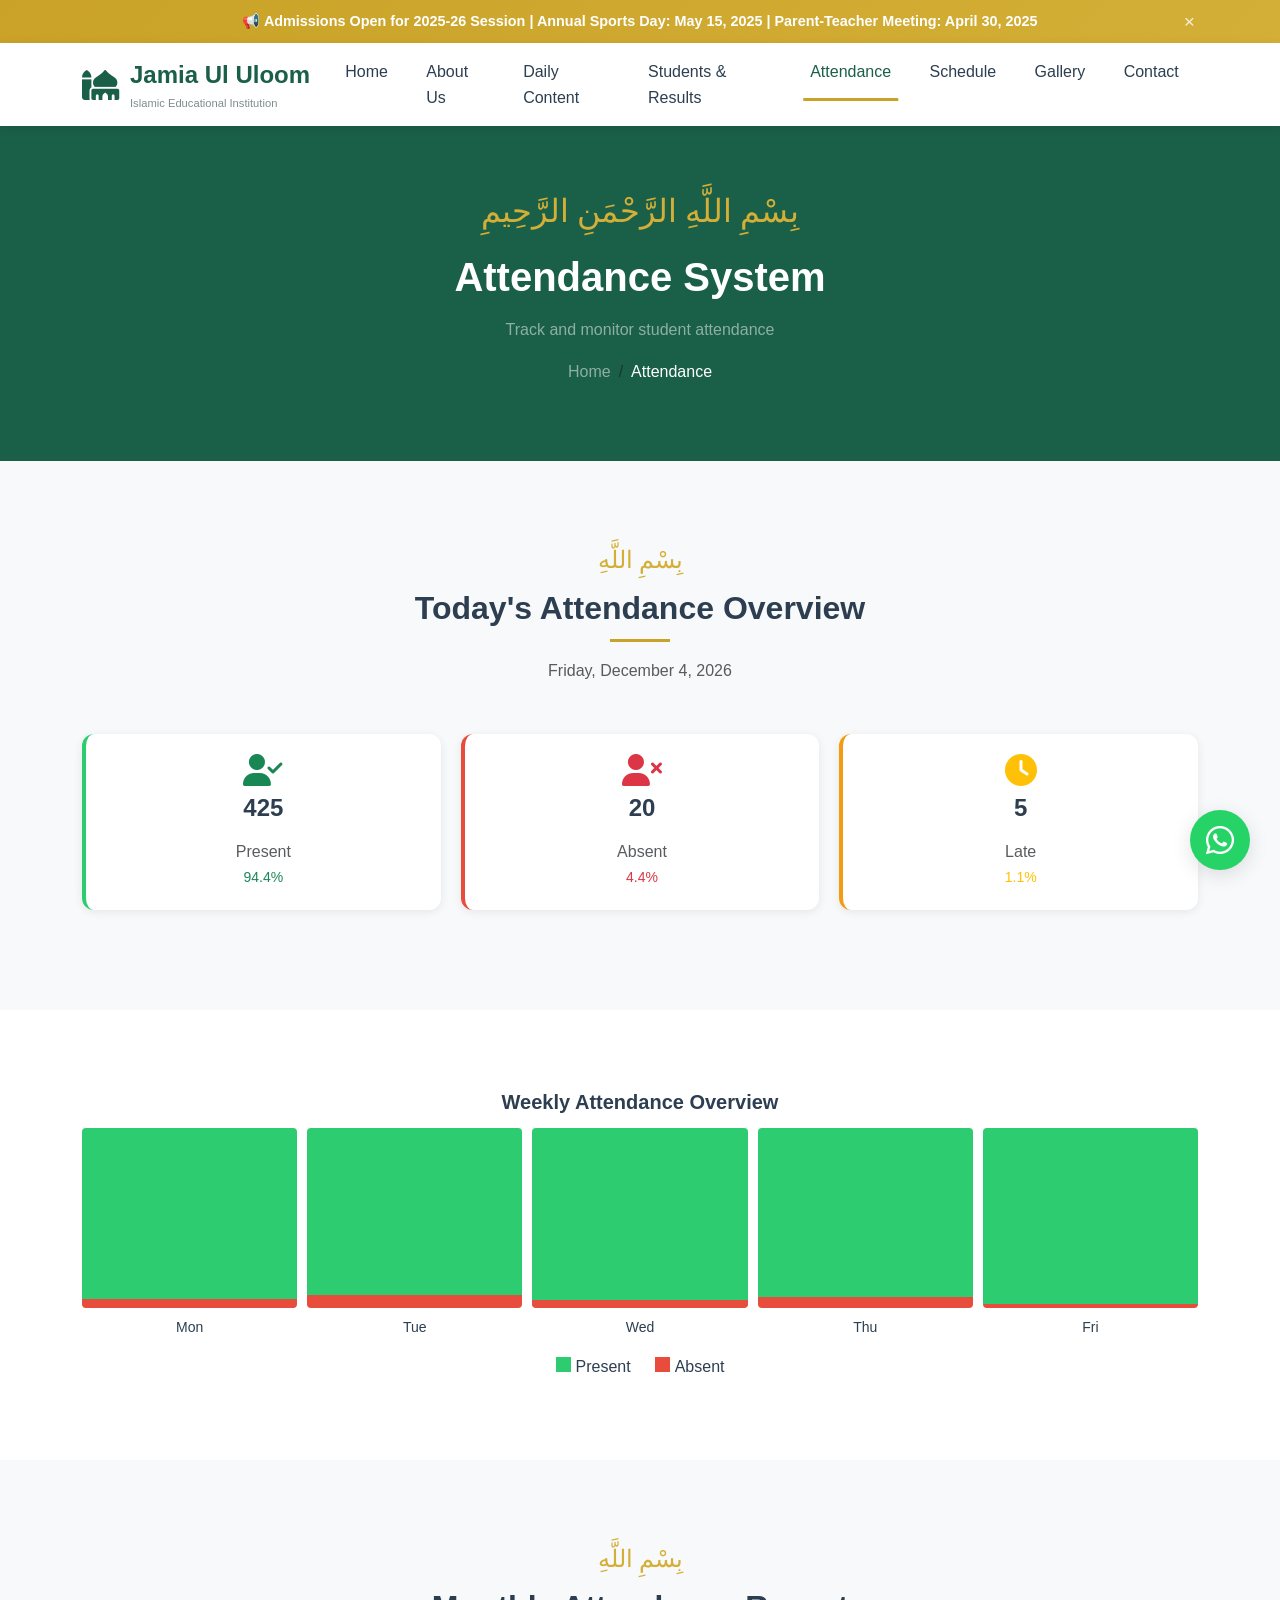
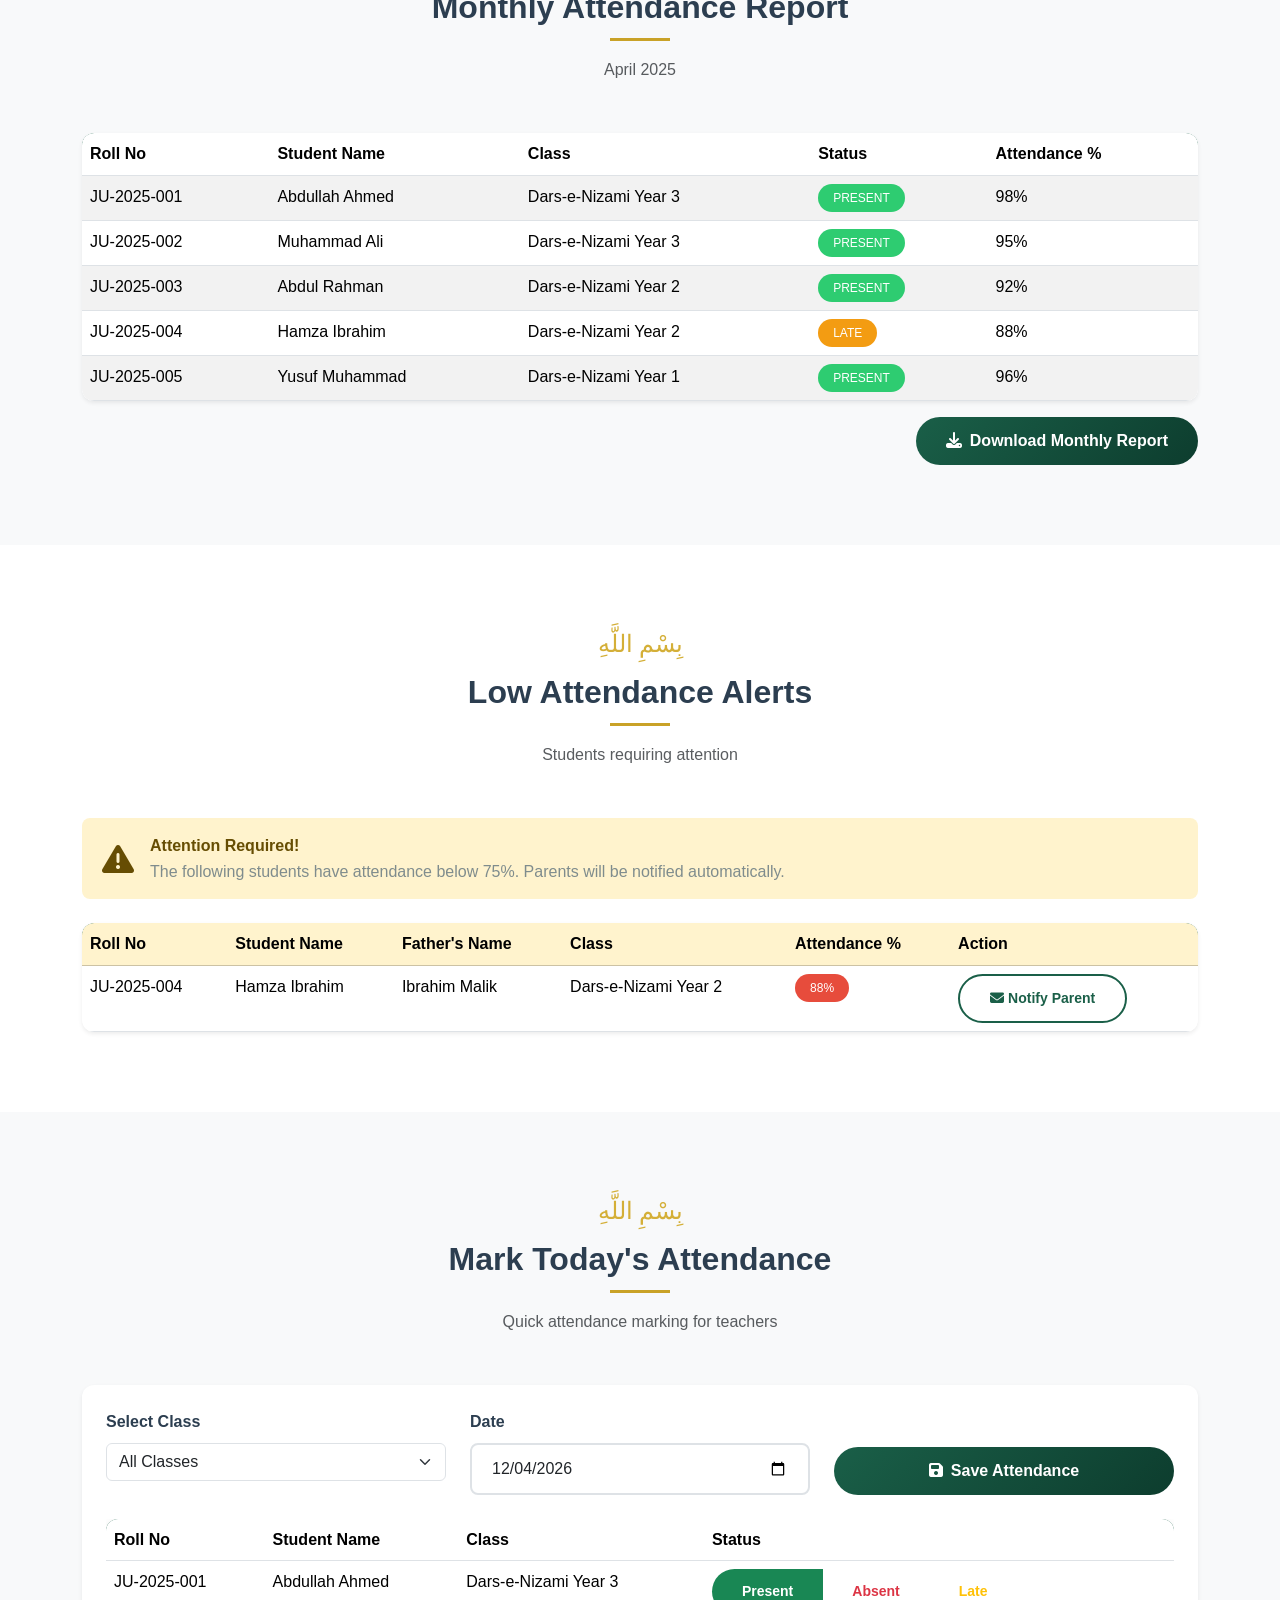
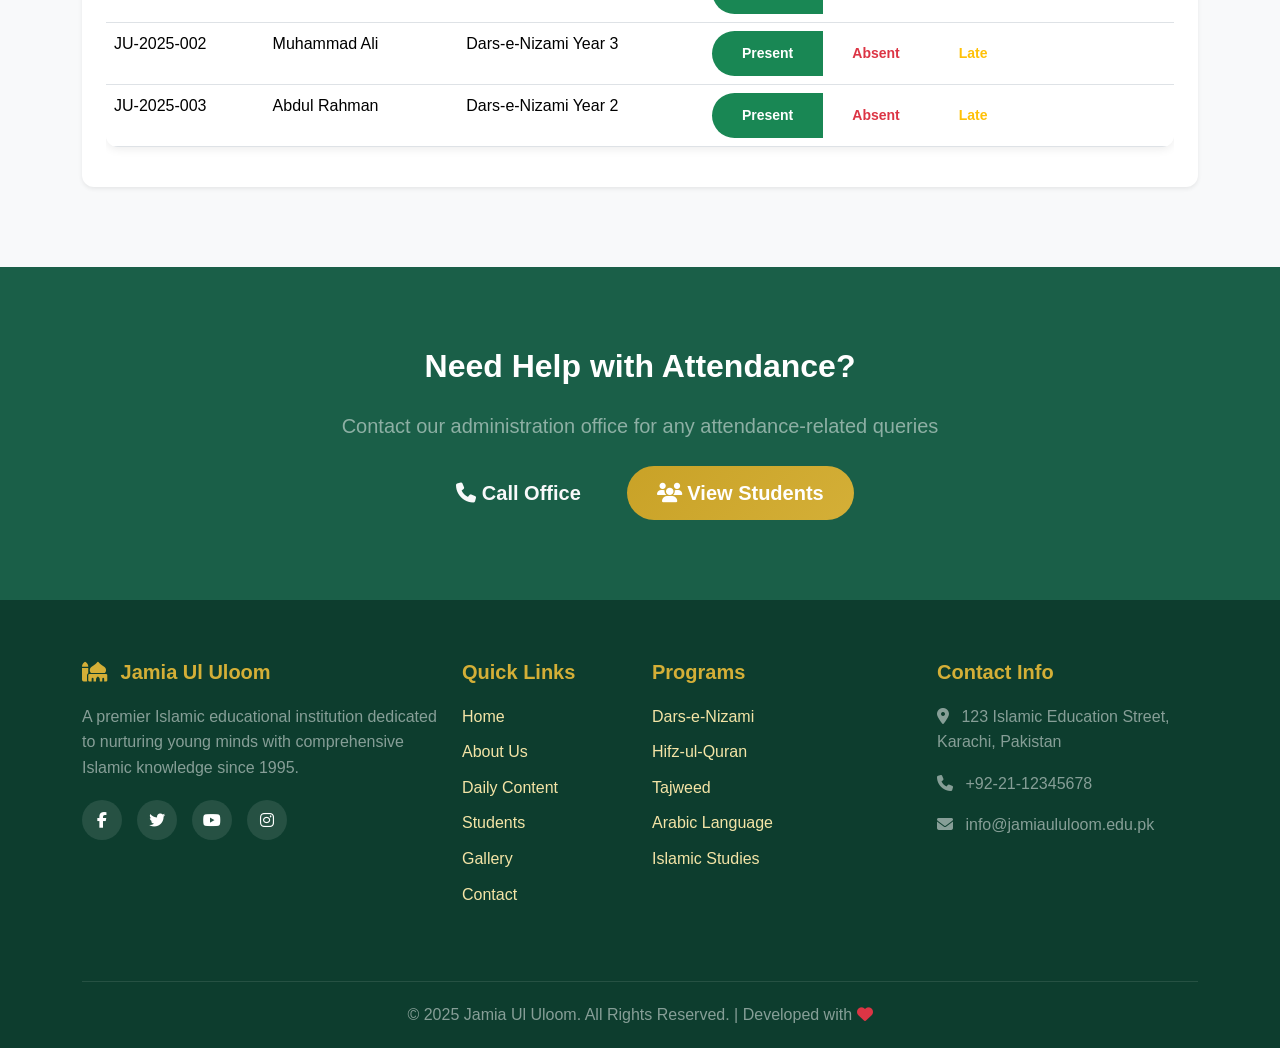
<file: attendance.html>
<!DOCTYPE html>
<html lang="en">
<head>
    <meta charset="UTF-8">
    <meta name="viewport" content="width=device-width, initial-scale=1.0">
    <title>Attendance System - Jamia Ul Uloom</title>
    
    <!-- Bootstrap CSS -->
    <link href="https://cdn.jsdelivr.net/npm/bootstrap@5.3.0/dist/css/bootstrap.min.css" rel="stylesheet">
    
    <!-- Font Awesome -->
    <link rel="stylesheet" href="https://cdnjs.cloudflare.com/ajax/libs/font-awesome/6.4.0/css/all.min.css">
    
    <!-- Custom CSS -->
    <link rel="stylesheet" href="css/style.css">
</head>
<body data-page="attendance">
    <!-- Announcement Bar -->
    <div class="announcement-bar">
        <div class="container">
            <div class="announcement-text">
                📢 Admissions Open for 2025-26 Session | Annual Sports Day: May 15, 2025 | Parent-Teacher Meeting: April 30, 2025
            </div>
            <button class="close-btn">&times;</button>
        </div>
    </div>

    <!-- Navigation -->
    <nav class="navbar navbar-expand-lg navbar-light">
        <div class="container">
            <a class="navbar-brand" href="index.html">
                <i class="fas fa-mosque fa-lg"></i>
                <div>
                    Jamia Ul Uloom
                    <span class="brand-subtitle">Islamic Educational Institution</span>
                </div>
            </a>
            <button class="navbar-toggler" type="button" data-bs-toggle="collapse" data-bs-target="#navbarNav">
                <span class="navbar-toggler-icon"></span>
            </button>
            <div class="collapse navbar-collapse" id="navbarNav">
                <ul class="navbar-nav ms-auto">
                    <li class="nav-item">
                        <a class="nav-link" href="index.html">Home</a>
                    </li>
                    <li class="nav-item">
                        <a class="nav-link" href="about.html">About Us</a>
                    </li>
                    <li class="nav-item">
                        <a class="nav-link" href="daily-content.html">Daily Content</a>
                    </li>
                    <li class="nav-item">
                        <a class="nav-link" href="students.html">Students & Results</a>
                    </li>
                    <li class="nav-item">
                        <a class="nav-link active" href="attendance.html">Attendance</a>
                    </li>
                    <li class="nav-item">
                        <a class="nav-link" href="schedule.html">Schedule</a>
                    </li>
                    <li class="nav-item">
                        <a class="nav-link" href="gallery.html">Gallery</a>
                    </li>
                    <li class="nav-item">
                        <a class="nav-link" href="contact.html">Contact</a>
                    </li>
                </ul>
            </div>
        </div>
    </nav>

    <!-- Page Header -->
    <section class="section section-bg-primary text-center" style="padding: 60px 0;">
        <div class="container">
            <div class="hero-arabic mb-3">بِسْمِ اللَّهِ الرَّحْمَنِ الرَّحِيمِ</div>
            <h1 class="text-white">Attendance System</h1>
            <p class="text-white-50">Track and monitor student attendance</p>
            <nav aria-label="breadcrumb" class="mt-3">
                <ol class="breadcrumb justify-content-center">
                    <li class="breadcrumb-item"><a href="index.html" class="text-white-50">Home</a></li>
                    <li class="breadcrumb-item active text-white" aria-current="page">Attendance</li>
                </ol>
            </nav>
        </div>
    </section>

    <!-- Attendance Summary -->
    <section class="section section-bg-light">
        <div class="container">
            <div class="section-header">
                <div class="bismillah">بِسْمِ اللَّهِ</div>
                <h2>Today's Attendance Overview</h2>
                <p class="text-muted" id="attendance-date"></p>
            </div>
            
            <!-- Summary Cards -->
            <div class="attendance-summary">
                <div class="attendance-stat present">
                    <i class="fas fa-user-check fa-2x mb-2 text-success"></i>
                    <h3 class="stat-count">0</h3>
                    <p class="text-muted mb-0">Present</p>
                    <small class="stat-percent text-success">0%</small>
                </div>
                <div class="attendance-stat absent">
                    <i class="fas fa-user-times fa-2x mb-2 text-danger"></i>
                    <h3 class="stat-count">0</h3>
                    <p class="text-muted mb-0">Absent</p>
                    <small class="stat-percent text-danger">0%</small>
                </div>
                <div class="attendance-stat late">
                    <i class="fas fa-clock fa-2x mb-2 text-warning"></i>
                    <h3 class="stat-count">0</h3>
                    <p class="text-muted mb-0">Late</p>
                    <small class="stat-percent text-warning">0%</small>
                </div>
            </div>
        </div>
    </section>

    <!-- Attendance Chart -->
    <section class="section section-bg-white">
        <div class="container">
            <div class="section-header">
                <div class="bismillah">بِسْمِ اللَّهِ</div>
                <h2>Weekly Attendance Report</h2>
                <p class="text-muted">Visual representation of attendance trends</p>
            </div>
            
            <div class="chart-container" id="attendance-chart">
                <!-- Chart loaded via JS -->
            </div>
        </div>
    </section>

    <!-- Monthly Report -->
    <section class="section section-bg-light">
        <div class="container">
            <div class="section-header">
                <div class="bismillah">بِسْمِ اللَّهِ</div>
                <h2>Monthly Attendance Report</h2>
                <p class="text-muted">April 2025</p>
            </div>
            
            <div class="card border-0 shadow-sm">
                <div class="card-body p-0">
                    <div class="table-responsive">
                        <table class="table table-hover table-striped mb-0">
                            <thead>
                                <tr>
                                    <th>Roll No</th>
                                    <th>Student Name</th>
                                    <th>Class</th>
                                    <th>Status</th>
                                    <th>Attendance %</th>
                                </tr>
                            </thead>
                            <tbody id="attendance-tbody">
                                <!-- Dynamic content loaded via JS -->
                            </tbody>
                        </table>
                    </div>
                </div>
            </div>
            
            <div class="text-end mt-3">
                <button class="btn btn-primary" onclick="downloadMonthlyReport()">
                    <i class="fas fa-download me-2"></i>Download Monthly Report
                </button>
            </div>
        </div>
    </section>

    <!-- Low Attendance Alert -->
    <section class="section section-bg-white">
        <div class="container">
            <div class="section-header">
                <div class="bismillah">بِسْمِ اللَّهِ</div>
                <h2>Low Attendance Alerts</h2>
                <p class="text-muted">Students requiring attention</p>
            </div>
            
            <div class="alert alert-warning d-flex align-items-center" role="alert">
                <i class="fas fa-exclamation-triangle fa-2x me-3"></i>
                <div>
                    <strong>Attention Required!</strong>
                    <p class="mb-0">The following students have attendance below 75%. Parents will be notified automatically.</p>
                </div>
            </div>
            
            <div class="card border-0 shadow-sm mt-4">
                <div class="card-body p-0">
                    <div class="table-responsive">
                        <table class="table table-hover mb-0">
                            <thead class="table-warning">
                                <tr>
                                    <th>Roll No</th>
                                    <th>Student Name</th>
                                    <th>Father's Name</th>
                                    <th>Class</th>
                                    <th>Attendance %</th>
                                    <th>Action</th>
                                </tr>
                            </thead>
                            <tbody>
                                <tr>
                                    <td>JU-2025-004</td>
                                    <td>Hamza Ibrahim</td>
                                    <td>Ibrahim Malik</td>
                                    <td>Dars-e-Nizami Year 2</td>
                                    <td><span class="badge badge-danger">88%</span></td>
                                    <td>
                                        <button class="btn btn-sm btn-outline-primary">
                                            <i class="fas fa-envelope me-1"></i>Notify Parent
                                        </button>
                                    </td>
                                </tr>
                            </tbody>
                        </table>
                    </div>
                </div>
            </div>
        </div>
    </section>

    <!-- Mark Attendance Section (Admin Feature Preview) -->
    <section class="section section-bg-light">
        <div class="container">
            <div class="section-header">
                <div class="bismillah">بِسْمِ اللَّهِ</div>
                <h2>Mark Today's Attendance</h2>
                <p class="text-muted">Quick attendance marking for teachers</p>
            </div>
            
            <div class="card border-0 shadow-sm">
                <div class="card-body p-4">
                    <div class="row mb-4">
                        <div class="col-md-4">
                            <label class="form-label">Select Class</label>
                            <select class="form-select" id="class-select">
                                <option value="all">All Classes</option>
                                <option value="year1">Dars-e-Nizami Year 1</option>
                                <option value="year2">Dars-e-Nizami Year 2</option>
                                <option value="year3">Dars-e-Nizami Year 3</option>
                            </select>
                        </div>
                        <div class="col-md-4">
                            <label class="form-label">Date</label>
                            <input type="date" class="form-control" id="attendance-date-input" value="2025-04-29">
                        </div>
                        <div class="col-md-4 d-flex align-items-end">
                            <button class="btn btn-primary w-100">
                                <i class="fas fa-save me-2"></i>Save Attendance
                            </button>
                        </div>
                    </div>
                    
                    <div class="table-responsive">
                        <table class="table table-hover">
                            <thead>
                                <tr>
                                    <th>Roll No</th>
                                    <th>Student Name</th>
                                    <th>Class</th>
                                    <th>Status</th>
                                </tr>
                            </thead>
                            <tbody>
                                <tr>
                                    <td>JU-2025-001</td>
                                    <td>Abdullah Ahmed</td>
                                    <td>Dars-e-Nizami Year 3</td>
                                    <td>
                                        <div class="btn-group" role="group">
                                            <input type="radio" class="btn-check" name="att1" id="att1-p" checked>
                                            <label class="btn btn-sm btn-outline-success" for="att1-p">Present</label>
                                            
                                            <input type="radio" class="btn-check" name="att1" id="att1-a">
                                            <label class="btn btn-sm btn-outline-danger" for="att1-a">Absent</label>
                                            
                                            <input type="radio" class="btn-check" name="att1" id="att1-l">
                                            <label class="btn btn-sm btn-outline-warning" for="att1-l">Late</label>
                                        </div>
                                    </td>
                                </tr>
                                <tr>
                                    <td>JU-2025-002</td>
                                    <td>Muhammad Ali</td>
                                    <td>Dars-e-Nizami Year 3</td>
                                    <td>
                                        <div class="btn-group" role="group">
                                            <input type="radio" class="btn-check" name="att2" id="att2-p" checked>
                                            <label class="btn btn-sm btn-outline-success" for="att2-p">Present</label>
                                            
                                            <input type="radio" class="btn-check" name="att2" id="att2-a">
                                            <label class="btn btn-sm btn-outline-danger" for="att2-a">Absent</label>
                                            
                                            <input type="radio" class="btn-check" name="att2" id="att2-l">
                                            <label class="btn btn-sm btn-outline-warning" for="att2-l">Late</label>
                                        </div>
                                    </td>
                                </tr>
                                <tr>
                                    <td>JU-2025-003</td>
                                    <td>Abdul Rahman</td>
                                    <td>Dars-e-Nizami Year 2</td>
                                    <td>
                                        <div class="btn-group" role="group">
                                            <input type="radio" class="btn-check" name="att3" id="att3-p" checked>
                                            <label class="btn btn-sm btn-outline-success" for="att3-p">Present</label>
                                            
                                            <input type="radio" class="btn-check" name="att3" id="att3-a">
                                            <label class="btn btn-sm btn-outline-danger" for="att3-a">Absent</label>
                                            
                                            <input type="radio" class="btn-check" name="att3" id="att3-l">
                                            <label class="btn btn-sm btn-outline-warning" for="att3-l">Late</label>
                                        </div>
                                    </td>
                                </tr>
                            </tbody>
                        </table>
                    </div>
                </div>
            </div>
        </div>
    </section>

    <!-- Call to Action -->
    <section class="section section-bg-primary text-center">
        <div class="container">
            <h2 class="text-white mb-4">Need Help with Attendance?</h2>
            <p class="lead text-white-50 mb-4">Contact our administration office for any attendance-related queries</p>
            <div class="d-flex justify-content-center gap-3">
                <a href="tel:+922112345678" class="btn btn-outline-light btn-lg">
                    <i class="fas fa-phone"></i> Call Office
                </a>
                <a href="students.html" class="btn btn-secondary btn-lg">
                    <i class="fas fa-users"></i> View Students
                </a>
            </div>
        </div>
    </section>

    <!-- Footer -->
    <footer class="footer">
        <div class="container">
            <div class="row">
                <div class="col-lg-4 mb-4">
                    <h4><i class="fas fa-mosque me-2"></i> Jamia Ul Uloom</h4>
                    <p class="text-white-50">A premier Islamic educational institution dedicated to nurturing young minds with comprehensive Islamic knowledge since 1995.</p>
                    <div class="social-links">
                        <a href="#"><i class="fab fa-facebook-f"></i></a>
                        <a href="#"><i class="fab fa-twitter"></i></a>
                        <a href="#"><i class="fab fa-youtube"></i></a>
                        <a href="#"><i class="fab fa-instagram"></i></a>
                    </div>
                </div>
                <div class="col-lg-2 col-md-6 mb-4">
                    <h4>Quick Links</h4>
                    <a href="index.html">Home</a>
                    <a href="about.html">About Us</a>
                    <a href="daily-content.html">Daily Content</a>
                    <a href="students.html">Students</a>
                    <a href="gallery.html">Gallery</a>
                    <a href="contact.html">Contact</a>
                </div>
                <div class="col-lg-3 col-md-6 mb-4">
                    <h4>Programs</h4>
                    <a href="#">Dars-e-Nizami</a>
                    <a href="#">Hifz-ul-Quran</a>
                    <a href="#">Tajweed</a>
                    <a href="#">Arabic Language</a>
                    <a href="#">Islamic Studies</a>
                </div>
                <div class="col-lg-3 col-md-6 mb-4">
                    <h4>Contact Info</h4>
                    <p class="text-white-50">
                        <i class="fas fa-map-marker-alt me-2"></i>
                        123 Islamic Education Street, Karachi, Pakistan
                    </p>
                    <p class="text-white-50">
                        <i class="fas fa-phone me-2"></i>
                        +92-21-12345678
                    </p>
                    <p class="text-white-50">
                        <i class="fas fa-envelope me-2"></i>
                        info@jamiaululoom.edu.pk
                    </p>
                </div>
            </div>
            <div class="footer-bottom">
                <p class="mb-0 text-white-50">&copy; 2025 Jamia Ul Uloom. All Rights Reserved. | Developed with <i class="fas fa-heart text-danger"></i></p>
            </div>
        </div>
    </footer>

    <!-- WhatsApp Floating Button -->
    <a href="https://wa.me/923001234567" class="whatsapp-float" target="_blank" title="Chat on WhatsApp">
        <i class="fab fa-whatsapp"></i>
    </a>

    <!-- Scroll to Top Button -->
    <div class="scroll-top">
        <i class="fas fa-arrow-up"></i>
    </div>

    <!-- Bootstrap JS -->
    <script src="https://cdn.jsdelivr.net/npm/bootstrap@5.3.0/dist/js/bootstrap.bundle.min.js"></script>
    
    <!-- Custom JS -->
    <script src="js/main.js"></script>
    
    <script>
        // Set current date
        document.getElementById('attendance-date').textContent = new Date().toLocaleDateString('en-US', { 
            weekday: 'long', 
            year: 'numeric', 
            month: 'long', 
            day: 'numeric' 
        });
        
        // Set date input value
        document.getElementById('attendance-date-input').valueAsDate = new Date();
        
        // Download monthly report function
        function downloadMonthlyReport() {
            const content = `
                <div class="header">
                    <h1>${AppData.madrasa.name}</h1>
                    <p>${AppData.madrasa.address}</p>
                    <h3>Monthly Attendance Report - April 2025</h3>
                </div>
                <table>
                    <thead>
                        <tr><th>Roll No</th><th>Student Name</th><th>Class</th><th>Status</th><th>Attendance %</th></tr>
                    </thead>
                    <tbody>
                        ${AppData.students.map(s => `
                            <tr>
                                <td>${s.rollNo}</td>
                                <td>${s.name}</td>
                                <td>${s.class}</td>
                                <td>${s.attendance >= 90 ? 'Good' : s.attendance >= 75 ? 'Average' : 'Low'}</td>
                                <td>${s.attendance}%</td>
                            </tr>
                        `).join('')}
                    </tbody>
                </table>
            `;
            Utils.generatePDF(content, 'Monthly_Attendance_Report_April_2025');
        }
    </script>
</body>
</html>
</file>
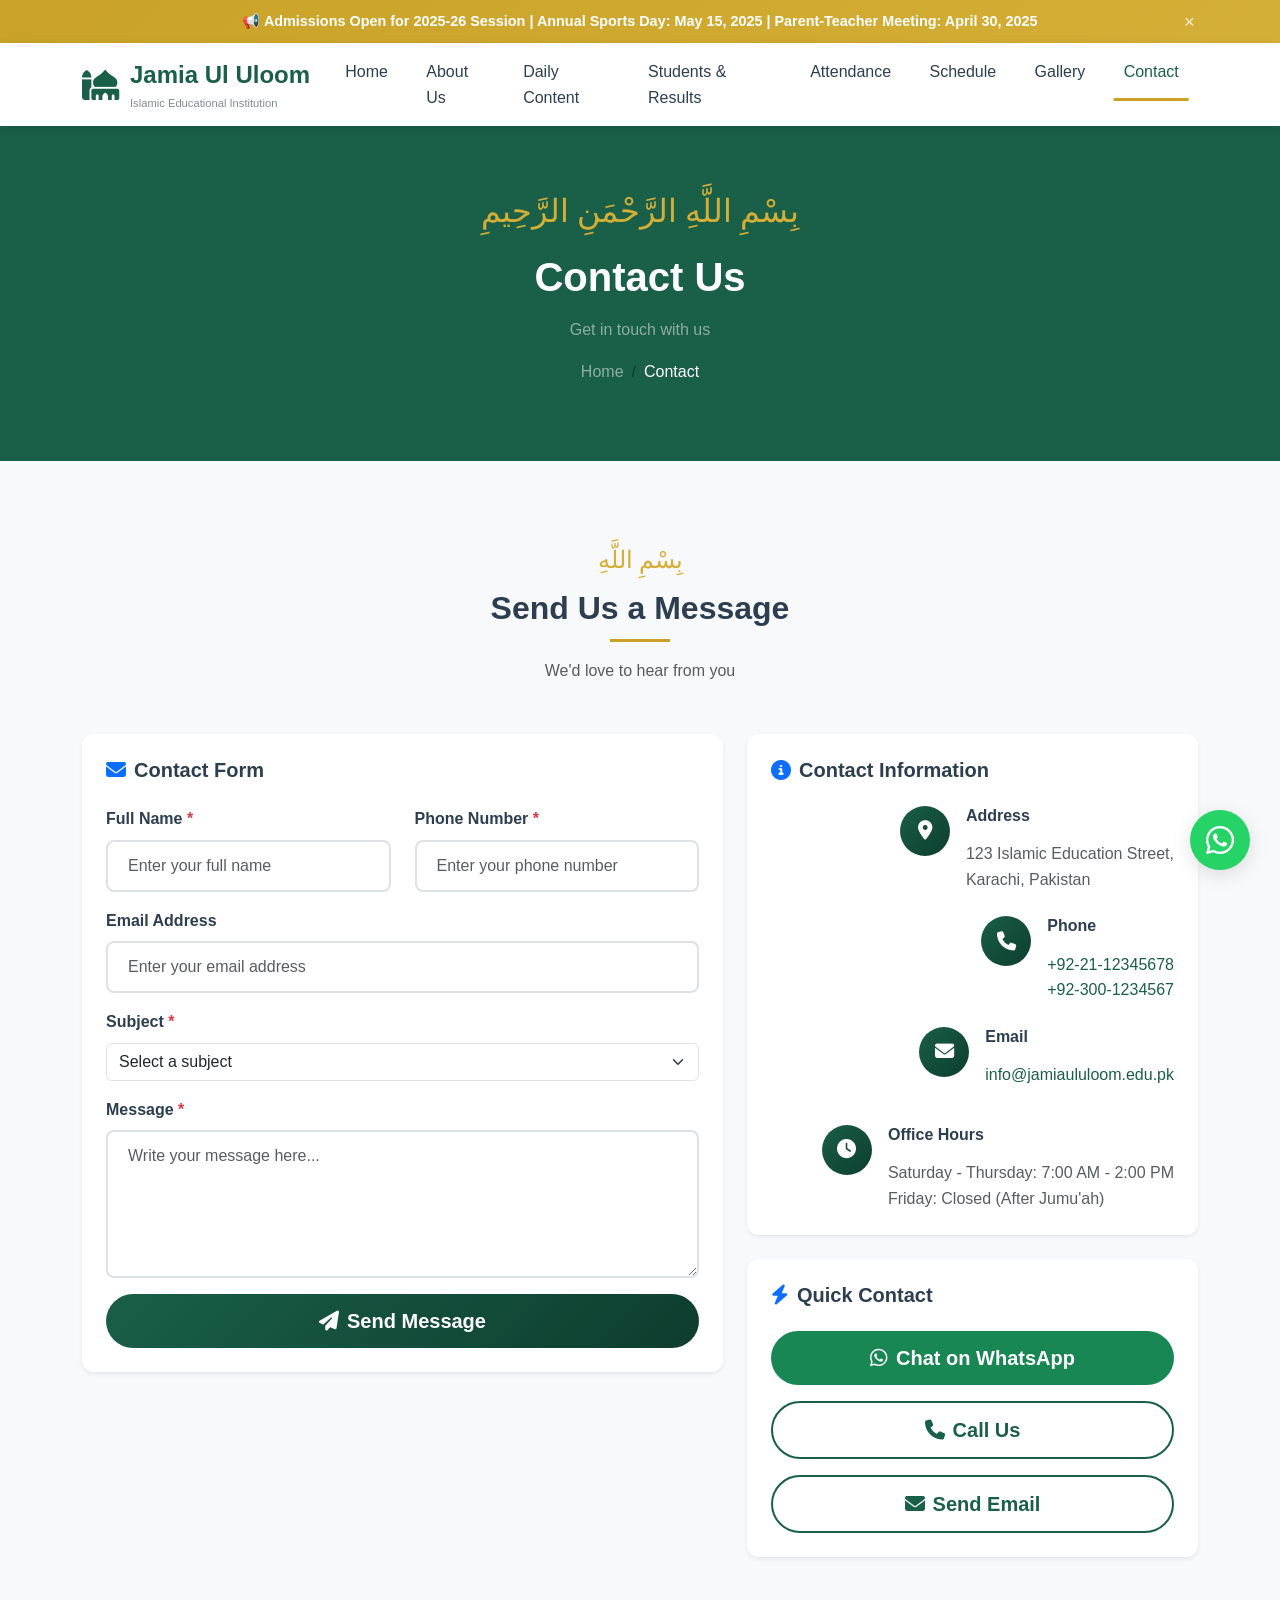
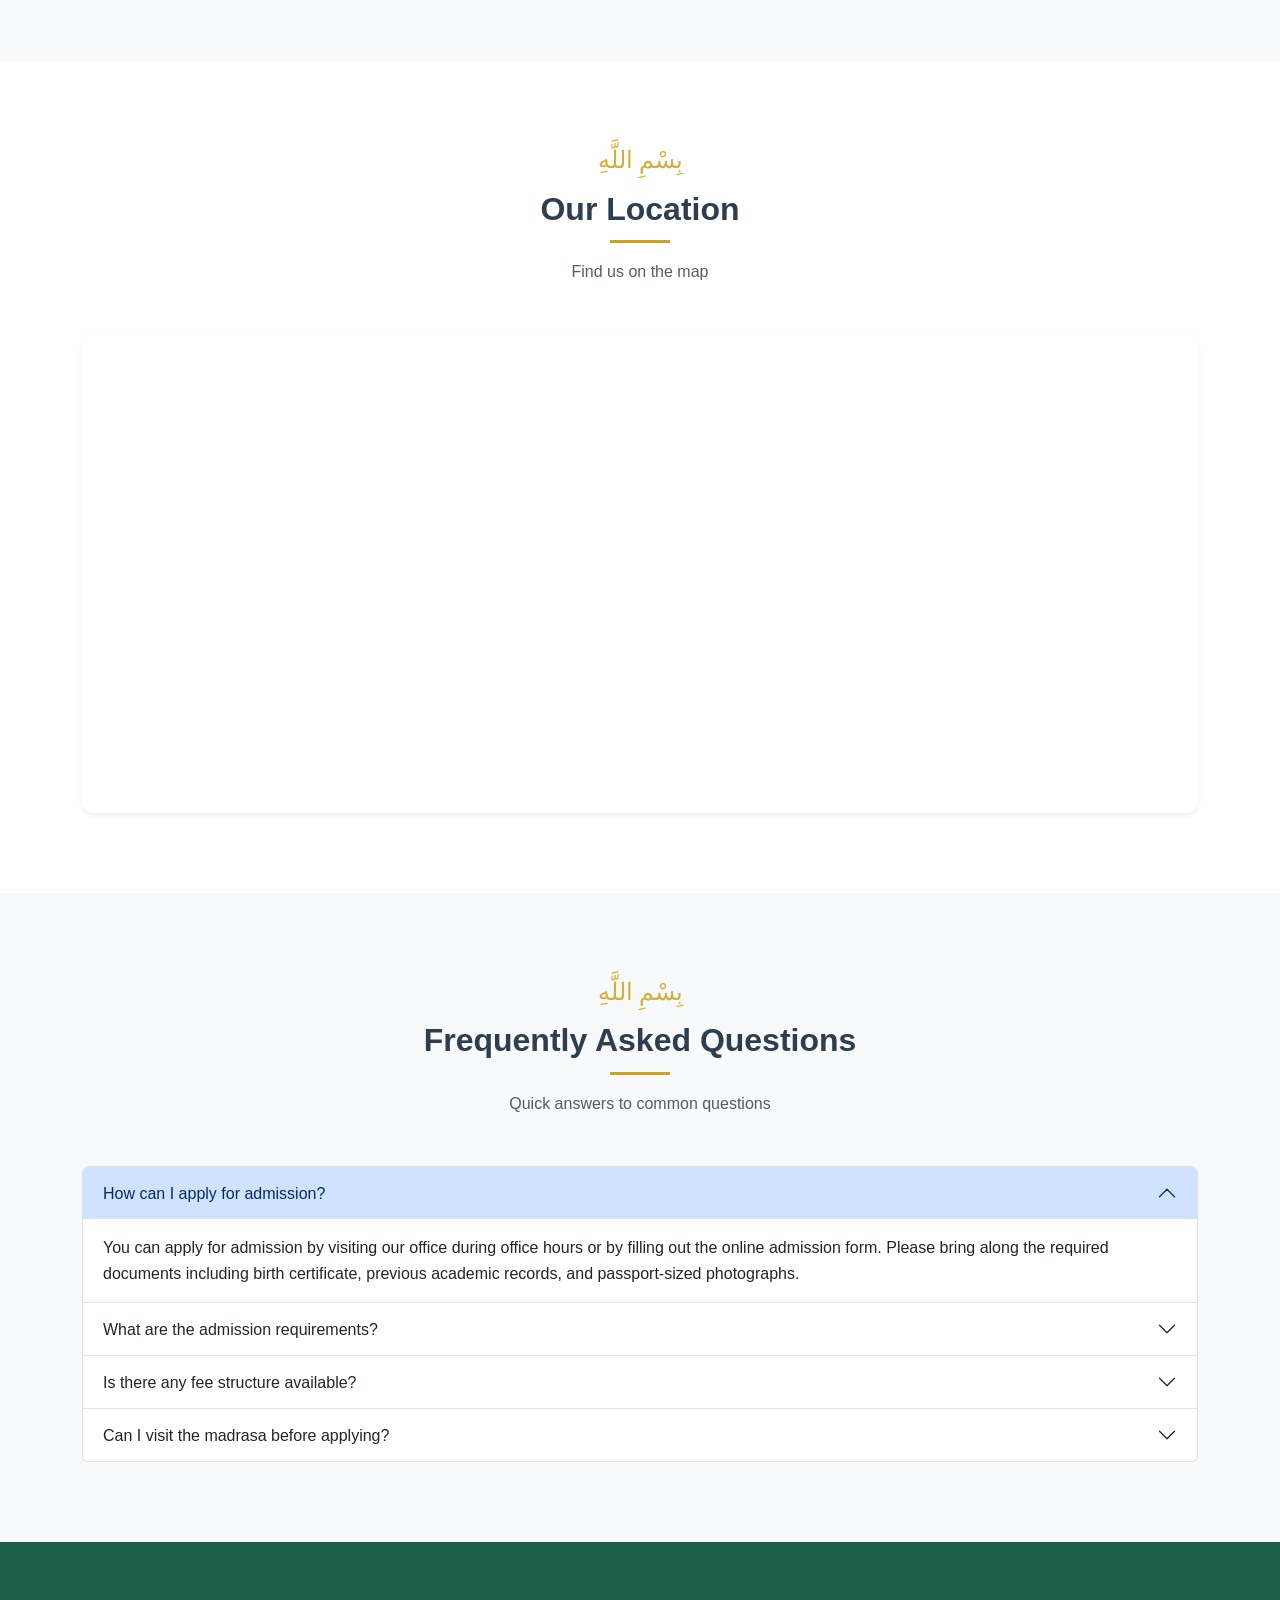
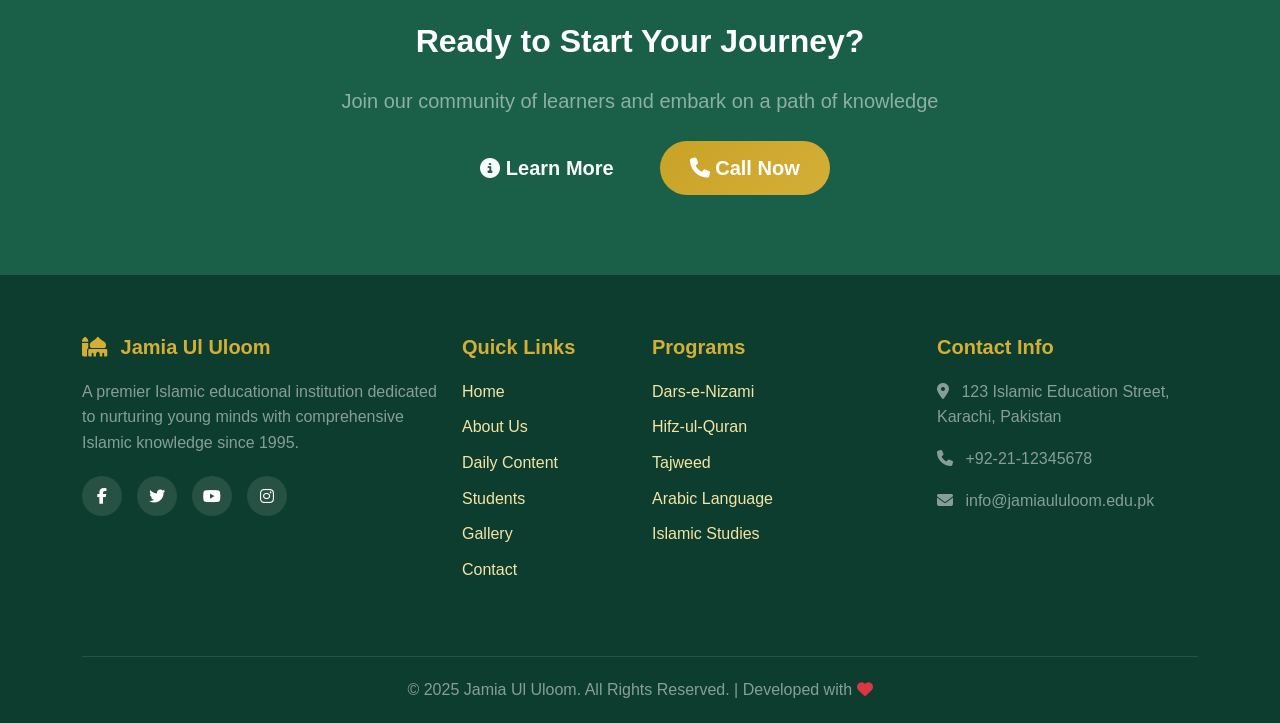
<file: contact.html>
<!DOCTYPE html>
<html lang="en">
<head>
    <meta charset="UTF-8">
    <meta name="viewport" content="width=device-width, initial-scale=1.0">
    <title>Contact Us - Jamia Ul Uloom</title>
    
    <!-- Bootstrap CSS -->
    <link href="https://cdn.jsdelivr.net/npm/bootstrap@5.3.0/dist/css/bootstrap.min.css" rel="stylesheet">
    
    <!-- Font Awesome -->
    <link rel="stylesheet" href="https://cdnjs.cloudflare.com/ajax/libs/font-awesome/6.4.0/css/all.min.css">
    
    <!-- Custom CSS -->
    <link rel="stylesheet" href="css/style.css">
</head>
<body data-page="contact">
    <!-- Announcement Bar -->
    <div class="announcement-bar">
        <div class="container">
            <div class="announcement-text">
                📢 Admissions Open for 2025-26 Session | Annual Sports Day: May 15, 2025 | Parent-Teacher Meeting: April 30, 2025
            </div>
            <button class="close-btn">&times;</button>
        </div>
    </div>

    <!-- Navigation -->
    <nav class="navbar navbar-expand-lg navbar-light">
        <div class="container">
            <a class="navbar-brand" href="index.html">
                <i class="fas fa-mosque fa-lg"></i>
                <div>
                    Jamia Ul Uloom
                    <span class="brand-subtitle">Islamic Educational Institution</span>
                </div>
            </a>
            <button class="navbar-toggler" type="button" data-bs-toggle="collapse" data-bs-target="#navbarNav">
                <span class="navbar-toggler-icon"></span>
            </button>
            <div class="collapse navbar-collapse" id="navbarNav">
                <ul class="navbar-nav ms-auto">
                    <li class="nav-item">
                        <a class="nav-link" href="index.html">Home</a>
                    </li>
                    <li class="nav-item">
                        <a class="nav-link" href="about.html">About Us</a>
                    </li>
                    <li class="nav-item">
                        <a class="nav-link" href="daily-content.html">Daily Content</a>
                    </li>
                    <li class="nav-item">
                        <a class="nav-link" href="students.html">Students & Results</a>
                    </li>
                    <li class="nav-item">
                        <a class="nav-link" href="attendance.html">Attendance</a>
                    </li>
                    <li class="nav-item">
                        <a class="nav-link" href="schedule.html">Schedule</a>
                    </li>
                    <li class="nav-item">
                        <a class="nav-link" href="gallery.html">Gallery</a>
                    </li>
                    <li class="nav-item">
                        <a class="nav-link active" href="contact.html">Contact</a>
                    </li>
                </ul>
            </div>
        </div>
    </nav>

    <!-- Page Header -->
    <section class="section section-bg-primary text-center" style="padding: 60px 0;">
        <div class="container">
            <div class="hero-arabic mb-3">بِسْمِ اللَّهِ الرَّحْمَنِ الرَّحِيمِ</div>
            <h1 class="text-white">Contact Us</h1>
            <p class="text-white-50">Get in touch with us</p>
            <nav aria-label="breadcrumb" class="mt-3">
                <ol class="breadcrumb justify-content-center">
                    <li class="breadcrumb-item"><a href="index.html" class="text-white-50">Home</a></li>
                    <li class="breadcrumb-item active text-white" aria-current="page">Contact</li>
                </ol>
            </nav>
        </div>
    </section>

    <!-- Contact Section -->
    <section class="section section-bg-light">
        <div class="container">
            <div class="section-header">
                <div class="bismillah">بِسْمِ اللَّهِ</div>
                <h2>Send Us a Message</h2>
                <p class="text-muted">We'd love to hear from you</p>
            </div>
            
            <div class="row">
                <!-- Contact Form -->
                <div class="col-lg-7 mb-4">
                    <div class="card border-0 shadow-sm">
                        <div class="card-body p-4">
                            <h4 class="mb-4">
                                <i class="fas fa-envelope text-primary me-2"></i>Contact Form
                            </h4>
                            <form id="contact-form">
                                <div class="row">
                                    <div class="col-md-6 mb-3">
                                        <label for="name" class="form-label">Full Name <span class="text-danger">*</span></label>
                                        <input type="text" class="form-control" id="name" name="name" required placeholder="Enter your full name">
                                    </div>
                                    <div class="col-md-6 mb-3">
                                        <label for="phone" class="form-label">Phone Number <span class="text-danger">*</span></label>
                                        <input type="tel" class="form-control" id="phone" name="phone" required placeholder="Enter your phone number">
                                    </div>
                                </div>
                                <div class="mb-3">
                                    <label for="email" class="form-label">Email Address</label>
                                    <input type="email" class="form-control" id="email" name="email" placeholder="Enter your email address">
                                </div>
                                <div class="mb-3">
                                    <label for="subject" class="form-label">Subject <span class="text-danger">*</span></label>
                                    <select class="form-select" id="subject" name="subject" required>
                                        <option value="">Select a subject</option>
                                        <option value="admission">Admission Inquiry</option>
                                        <option value="general">General Inquiry</option>
                                        <option value="feedback">Feedback</option>
                                        <option value="complaint">Complaint</option>
                                        <option value="suggestion">Suggestion</option>
                                        <option value="other">Other</option>
                                    </select>
                                </div>
                                <div class="mb-3">
                                    <label for="message" class="form-label">Message <span class="text-danger">*</span></label>
                                    <textarea class="form-control" id="message" name="message" rows="5" required placeholder="Write your message here..."></textarea>
                                </div>
                                <div class="d-grid">
                                    <button type="submit" class="btn btn-primary btn-lg">
                                        <i class="fas fa-paper-plane me-2"></i>Send Message
                                    </button>
                                </div>
                            </form>
                        </div>
                    </div>
                </div>

                <!-- Contact Info -->
                <div class="col-lg-5 mb-4">
                    <div class="card border-0 shadow-sm mb-4">
                        <div class="card-body p-4">
                            <h4 class="mb-4">
                                <i class="fas fa-info-circle text-primary me-2"></i>Contact Information
                            </h4>
                            <div class="d-flex align-items-start mb-4">
                                <div class="feature-icon me-3" style="width: 50px; height: 50px; font-size: 1.2rem; flex-shrink: 0;">
                                    <i class="fas fa-map-marker-alt"></i>
                                </div>
                                <div>
                                    <h6 class="fw-bold">Address</h6>
                                    <p class="text-muted mb-0">123 Islamic Education Street,<br>Karachi, Pakistan</p>
                                </div>
                            </div>
                            <div class="d-flex align-items-start mb-4">
                                <div class="feature-icon me-3" style="width: 50px; height: 50px; font-size: 1.2rem; flex-shrink: 0;">
                                    <i class="fas fa-phone"></i>
                                </div>
                                <div>
                                    <h6 class="fw-bold">Phone</h6>
                                    <p class="text-muted mb-0">
                                        <a href="tel:+922112345678" class="text-decoration-none">+92-21-12345678</a><br>
                                        <a href="tel:+923001234567" class="text-decoration-none">+92-300-1234567</a>
                                    </p>
                                </div>
                            </div>
                            <div class="d-flex align-items-start mb-4">
                                <div class="feature-icon me-3" style="width: 50px; height: 50px; font-size: 1.2rem; flex-shrink: 0;">
                                    <i class="fas fa-envelope"></i>
                                </div>
                                <div>
                                    <h6 class="fw-bold">Email</h6>
                                    <p class="text-muted mb-0">
                                        <a href="mailto:info@jamiaululoom.edu.pk" class="text-decoration-none">info@jamiaululoom.edu.pk</a>
                                    </p>
                                </div>
                            </div>
                            <div class="d-flex align-items-start">
                                <div class="feature-icon me-3" style="width: 50px; height: 50px; font-size: 1.2rem; flex-shrink: 0;">
                                    <i class="fas fa-clock"></i>
                                </div>
                                <div>
                                    <h6 class="fw-bold">Office Hours</h6>
                                    <p class="text-muted mb-0">
                                        Saturday - Thursday: 7:00 AM - 2:00 PM<br>
                                        Friday: Closed (After Jumu'ah)
                                    </p>
                                </div>
                            </div>
                        </div>
                    </div>

                    <!-- Quick Contact Buttons -->
                    <div class="card border-0 shadow-sm">
                        <div class="card-body p-4">
                            <h4 class="mb-4">
                                <i class="fas fa-bolt text-primary me-2"></i>Quick Contact
                            </h4>
                            <div class="d-grid gap-3">
                                <a href="https://wa.me/923001234567" class="btn btn-success btn-lg" target="_blank">
                                    <i class="fab fa-whatsapp me-2"></i>Chat on WhatsApp
                                </a>
                                <a href="tel:+922112345678" class="btn btn-outline-primary btn-lg">
                                    <i class="fas fa-phone me-2"></i>Call Us
                                </a>
                                <a href="mailto:info@jamiaululoom.edu.pk" class="btn btn-outline-primary btn-lg">
                                    <i class="fas fa-envelope me-2"></i>Send Email
                                </a>
                            </div>
                        </div>
                    </div>
                </div>
            </div>
        </div>
    </section>

    <!-- Map Section -->
    <section class="section section-bg-white">
        <div class="container">
            <div class="section-header">
                <div class="bismillah">بِسْمِ اللَّهِ</div>
                <h2>Our Location</h2>
                <p class="text-muted">Find us on the map</p>
            </div>
            
            <div class="card border-0 shadow-sm">
                <div class="card-body p-0">
                    <div class="ratio ratio-21x9">
                        <iframe src="https://www.google.com/maps/embed?pb=!1m18!1m12!1m3!1d115998.78271910994!2d66.9473979!3d24.9051974!2m3!1f0!2f0!3f0!3m2!1i1024!2i768!4f13.1!3m3!1m2!1s0x3eb33e06651d4bbf%3A0x9b04c379e5d610d0!2sKarachi%2C%20Pakistan!5e0!3m2!1sen!2s!4v1234567890" style="border:0;" allowfullscreen="" loading="lazy" referrerpolicy="no-referrer-when-downgrade"></iframe>
                    </div>
                </div>
            </div>
        </div>
    </section>

    <!-- FAQ Section -->
    <section class="section section-bg-light">
        <div class="container">
            <div class="section-header">
                <div class="bismillah">بِسْمِ اللَّهِ</div>
                <h2>Frequently Asked Questions</h2>
                <p class="text-muted">Quick answers to common questions</p>
            </div>
            
            <div class="accordion" id="faqAccordion">
                <div class="accordion-item">
                    <h2 class="accordion-header" id="headingOne">
                        <button class="accordion-button" type="button" data-bs-toggle="collapse" data-bs-target="#collapseOne">
                            How can I apply for admission?
                        </button>
                    </h2>
                    <div id="collapseOne" class="accordion-collapse collapse show" data-bs-parent="#faqAccordion">
                        <div class="accordion-body">
                            You can apply for admission by visiting our office during office hours or by filling out the online admission form. Please bring along the required documents including birth certificate, previous academic records, and passport-sized photographs.
                        </div>
                    </div>
                </div>
                <div class="accordion-item">
                    <h2 class="accordion-header" id="headingTwo">
                        <button class="accordion-button collapsed" type="button" data-bs-toggle="collapse" data-bs-target="#collapseTwo">
                            What are the admission requirements?
                        </button>
                    </h2>
                    <div id="collapseTwo" class="accordion-collapse collapse" data-bs-parent="#faqAccordion">
                        <div class="accordion-body">
                            Admission requirements vary by program. Generally, we require basic reading ability in Urdu/Arabic for junior classes and completion of previous level for advanced classes. An entrance test and interview may be required for certain programs.
                        </div>
                    </div>
                </div>
                <div class="accordion-item">
                    <h2 class="accordion-header" id="headingThree">
                        <button class="accordion-button collapsed" type="button" data-bs-toggle="collapse" data-bs-target="#collapseThree">
                            Is there any fee structure available?
                        </button>
                    </h2>
                    <div id="collapseThree" class="accordion-collapse collapse" data-bs-parent="#faqAccordion">
                        <div class="accordion-body">
                            Yes, we have a flexible fee structure. Many of our programs are fully or partially funded. Please contact our administration office for detailed information about fees and available scholarships.
                        </div>
                    </div>
                </div>
                <div class="accordion-item">
                    <h2 class="accordion-header" id="headingFour">
                        <button class="accordion-button collapsed" type="button" data-bs-toggle="collapse" data-bs-target="#collapseFour">
                            Can I visit the madrasa before applying?
                        </button>
                    </h2>
                    <div id="collapseFour" class="accordion-collapse collapse" data-bs-parent="#faqAccordion">
                        <div class="accordion-body">
                            Absolutely! We welcome visitors during office hours. You can schedule a tour of our facilities by calling us or sending a WhatsApp message. We'd be happy to show you around and answer any questions.
                        </div>
                    </div>
                </div>
            </div>
        </div>
    </section>

    <!-- Call to Action -->
    <section class="section section-bg-primary text-center">
        <div class="container">
            <h2 class="text-white mb-4">Ready to Start Your Journey?</h2>
            <p class="lead text-white-50 mb-4">Join our community of learners and embark on a path of knowledge</p>
            <div class="d-flex justify-content-center gap-3">
                <a href="about.html" class="btn btn-outline-light btn-lg">
                    <i class="fas fa-info-circle"></i> Learn More
                </a>
                <a href="tel:+922112345678" class="btn btn-secondary btn-lg">
                    <i class="fas fa-phone"></i> Call Now
                </a>
            </div>
        </div>
    </section>

    <!-- Footer -->
    <footer class="footer">
        <div class="container">
            <div class="row">
                <div class="col-lg-4 mb-4">
                    <h4><i class="fas fa-mosque me-2"></i> Jamia Ul Uloom</h4>
                    <p class="text-white-50">A premier Islamic educational institution dedicated to nurturing young minds with comprehensive Islamic knowledge since 1995.</p>
                    <div class="social-links">
                        <a href="#"><i class="fab fa-facebook-f"></i></a>
                        <a href="#"><i class="fab fa-twitter"></i></a>
                        <a href="#"><i class="fab fa-youtube"></i></a>
                        <a href="#"><i class="fab fa-instagram"></i></a>
                    </div>
                </div>
                <div class="col-lg-2 col-md-6 mb-4">
                    <h4>Quick Links</h4>
                    <a href="index.html">Home</a>
                    <a href="about.html">About Us</a>
                    <a href="daily-content.html">Daily Content</a>
                    <a href="students.html">Students</a>
                    <a href="gallery.html">Gallery</a>
                    <a href="contact.html">Contact</a>
                </div>
                <div class="col-lg-3 col-md-6 mb-4">
                    <h4>Programs</h4>
                    <a href="#">Dars-e-Nizami</a>
                    <a href="#">Hifz-ul-Quran</a>
                    <a href="#">Tajweed</a>
                    <a href="#">Arabic Language</a>
                    <a href="#">Islamic Studies</a>
                </div>
                <div class="col-lg-3 col-md-6 mb-4">
                    <h4>Contact Info</h4>
                    <p class="text-white-50">
                        <i class="fas fa-map-marker-alt me-2"></i>
                        123 Islamic Education Street, Karachi, Pakistan
                    </p>
                    <p class="text-white-50">
                        <i class="fas fa-phone me-2"></i>
                        +92-21-12345678
                    </p>
                    <p class="text-white-50">
                        <i class="fas fa-envelope me-2"></i>
                        info@jamiaululoom.edu.pk
                    </p>
                </div>
            </div>
            <div class="footer-bottom">
                <p class="mb-0 text-white-50">&copy; 2025 Jamia Ul Uloom. All Rights Reserved. | Developed with <i class="fas fa-heart text-danger"></i></p>
            </div>
        </div>
    </footer>

    <!-- WhatsApp Floating Button -->
    <a href="https://wa.me/923001234567" class="whatsapp-float" target="_blank" title="Chat on WhatsApp">
        <i class="fab fa-whatsapp"></i>
    </a>

    <!-- Scroll to Top Button -->
    <div class="scroll-top">
        <i class="fas fa-arrow-up"></i>
    </div>

    <!-- Bootstrap JS -->
    <script src="https://cdn.jsdelivr.net/npm/bootstrap@5.3.0/dist/js/bootstrap.bundle.min.js"></script>
    
    <!-- Custom JS -->
    <script src="js/main.js"></script>
</body>
</html>
</file>
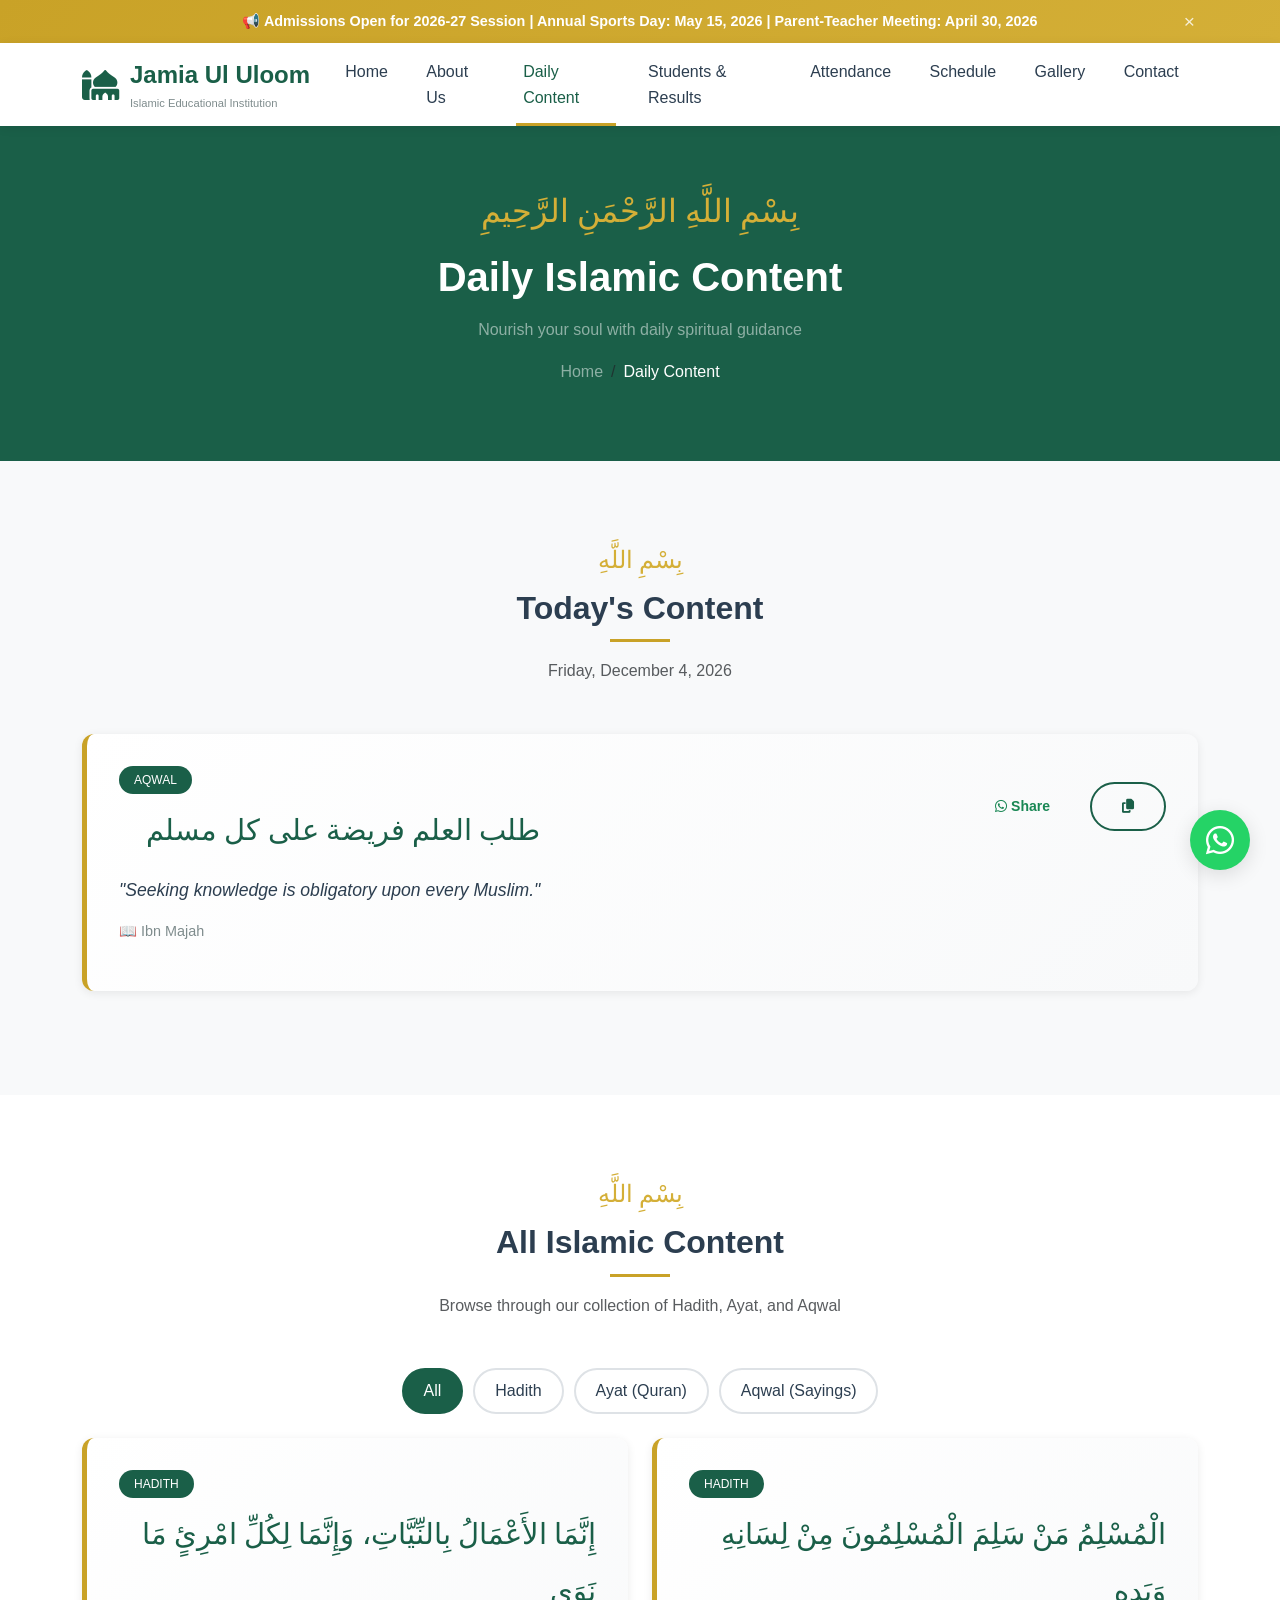
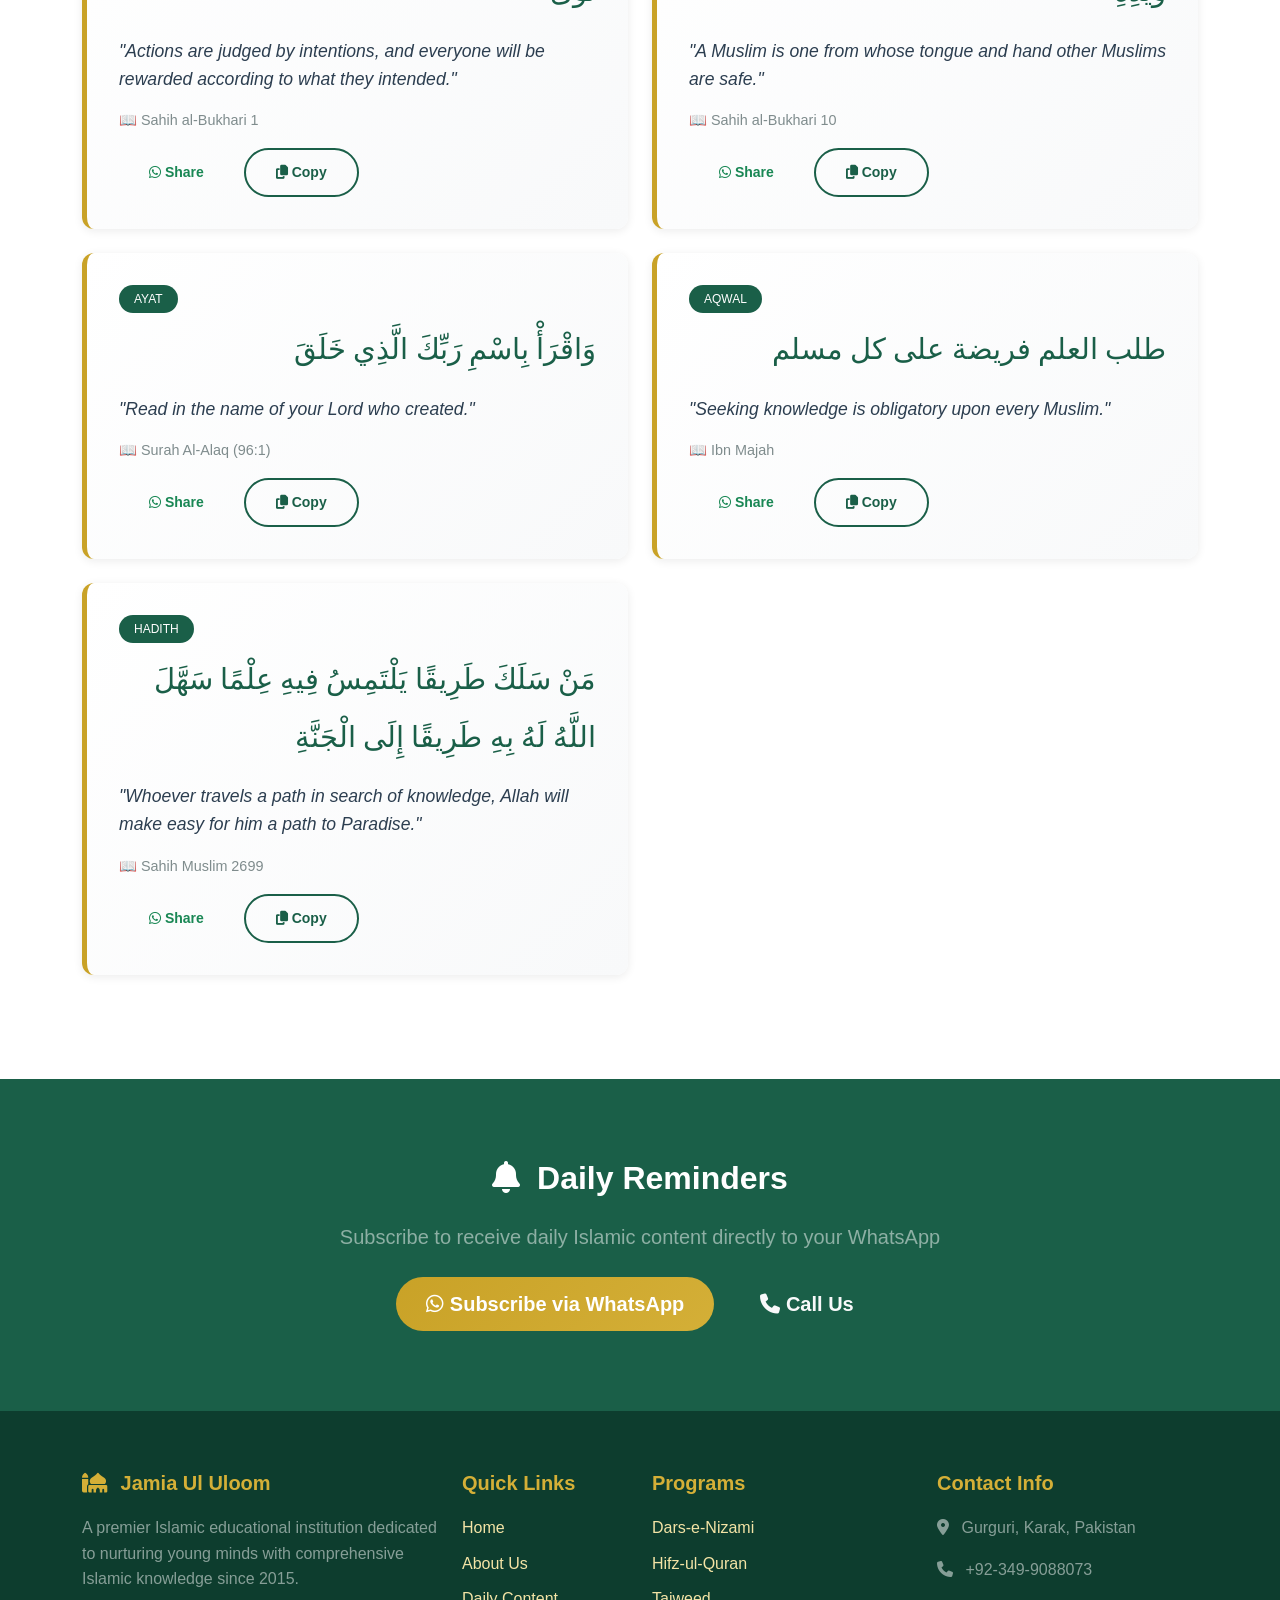
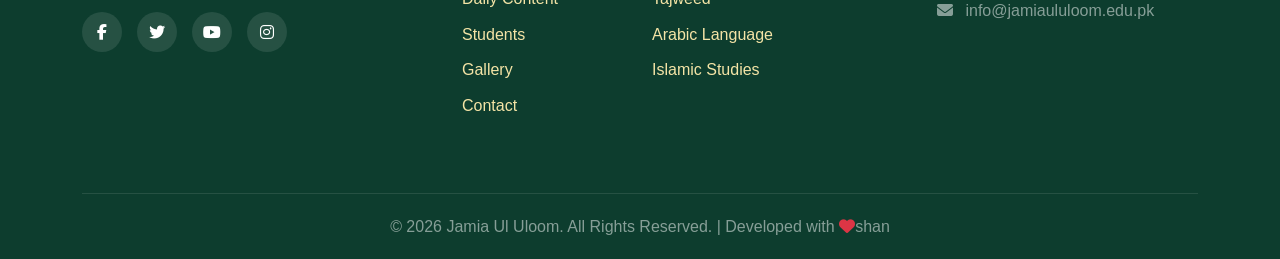
<file: daily-content.html>
<!DOCTYPE html>
<html lang="en">
<head>
    <meta charset="UTF-8">
    <meta name="viewport" content="width=device-width, initial-scale=1.0">
    <title>Daily Islamic Content - Jamia Ul Uloom</title>
    
    <!-- Bootstrap CSS -->
    <link href="https://cdn.jsdelivr.net/npm/bootstrap@5.3.0/dist/css/bootstrap.min.css" rel="stylesheet">
    
    <!-- Font Awesome -->
    <link rel="stylesheet" href="https://cdnjs.cloudflare.com/ajax/libs/font-awesome/6.4.0/css/all.min.css">
    
    <!-- Custom CSS -->
    <link rel="stylesheet" href="css/style.css">
</head>
<body data-page="daily-content">
    <!-- Announcement Bar -->
    <div class="announcement-bar">
        <div class="container">
            <div class="announcement-text">
                📢 Admissions Open for 2026-27 Session | Annual Sports Day: May 15, 2026 | Parent-Teacher Meeting: April 30, 2026
            </div>
            <button class="close-btn">&times;</button>
        </div>
    </div>

    <!-- Navigation -->
    <nav class="navbar navbar-expand-lg navbar-light">
        <div class="container">
            <a class="navbar-brand" href="index.html">
                <i class="fas fa-mosque fa-lg"></i>
                <div>
                    Jamia Ul Uloom
                    <span class="brand-subtitle">Islamic Educational Institution</span>
                </div>
            </a>
            <button class="navbar-toggler" type="button" data-bs-toggle="collapse" data-bs-target="#navbarNav">
                <span class="navbar-toggler-icon"></span>
            </button>
            <div class="collapse navbar-collapse" id="navbarNav">
                <ul class="navbar-nav ms-auto">
                    <li class="nav-item">
                        <a class="nav-link" href="index.html">Home</a>
                    </li>
                    <li class="nav-item">
                        <a class="nav-link" href="about.html">About Us</a>
                    </li>
                    <li class="nav-item">
                        <a class="nav-link active" href="daily-content.html">Daily Content</a>
                    </li>
                    <li class="nav-item">
                        <a class="nav-link" href="students.html">Students & Results</a>
                    </li>
                    <li class="nav-item">
                        <a class="nav-link" href="attendance.html">Attendance</a>
                    </li>
                    <li class="nav-item">
                        <a class="nav-link" href="schedule.html">Schedule</a>
                    </li>
                    <li class="nav-item">
                        <a class="nav-link" href="gallery.html">Gallery</a>
                    </li>
                    <li class="nav-item">
                        <a class="nav-link" href="contact.html">Contact</a>
                    </li>
                </ul>
            </div>
        </div>
    </nav>

    <!-- Page Header -->
    <section class="section section-bg-primary text-center" style="padding: 60px 0;">
        <div class="container">
            <div class="hero-arabic mb-3">بِسْمِ اللَّهِ الرَّحْمَنِ الرَّحِيمِ</div>
            <h1 class="text-white">Daily Islamic Content</h1>
            <p class="text-white-50">Nourish your soul with daily spiritual guidance</p>
            <nav aria-label="breadcrumb" class="mt-3">
                <ol class="breadcrumb justify-content-center">
                    <li class="breadcrumb-item"><a href="index.html" class="text-white-50">Home</a></li>
                    <li class="breadcrumb-item active text-white" aria-current="page">Daily Content</li>
                </ol>
            </nav>
        </div>
    </section>

    <!-- Today's Content -->
    <section class="section section-bg-light">
        <div class="container">
            <div class="section-header">
                <div class="bismillah">بِسْمِ اللَّهِ</div>
                <h2>Today's Content</h2>
                <p class="text-muted" id="current-date"></p>
            </div>
            <div id="daily-content" class="mb-4">
                <!-- Dynamic content loaded via JS -->
            </div>
        </div>
    </section>

    <!-- All Content with Filters -->
    <section class="section section-bg-white">
        <div class="container">
            <div class="section-header">
                <div class="bismillah">بِسْمِ اللَّهِ</div>
                <h2>All Islamic Content</h2>
                <p class="text-muted">Browse through our collection of Hadith, Ayat, and Aqwal</p>
            </div>
            
            <!-- Filter Tabs -->
            <div class="filter-tabs justify-content-center mb-4">
                <button class="filter-btn active" data-filter="all">All</button>
                <button class="filter-btn" data-filter="hadith">Hadith</button>
                <button class="filter-btn" data-filter="ayat">Ayat (Quran)</button>
                <button class="filter-btn" data-filter="aqwal">Aqwal (Sayings)</button>
            </div>

            <!-- Content Grid -->
            <div class="row" id="all-content-container">
                <!-- Dynamic content loaded via JS -->
            </div>
        </div>
    </section>

    <!-- Subscribe Section -->
    <section class="section section-bg-primary text-center">
        <div class="container">
            <h2 class="text-white mb-4">
                <i class="fas fa-bell me-2"></i> Daily Reminders
            </h2>
            <p class="lead text-white-50 mb-4">Subscribe to receive daily Islamic content directly to your WhatsApp</p>
            <div class="d-flex justify-content-center gap-3">
                <a href="https://wa.me/923499088073?text=I%20want%20to%20subscribe%20to%20daily%20Islamic%20reminders" class="btn btn-secondary btn-lg" target="_blank">
                    <i class="fab fa-whatsapp"></i> Subscribe via WhatsApp
                </a>
                <a href="tel:+923499088073" class="btn btn-outline-light btn-lg">
                    <i class="fas fa-phone"></i> Call Us
                </a>
            </div>
        </div>
    </section>

    <!-- Footer -->
    <footer class="footer">
        <div class="container">
            <div class="row">
                <div class="col-lg-4 mb-4">
                    <h4><i class="fas fa-mosque me-2"></i> Jamia Ul Uloom</h4>
                    <p class="text-white-50">A premier Islamic educational institution dedicated to nurturing young minds with comprehensive Islamic knowledge since 2015.</p>
                    <div class="social-links">
                        <a href="#"><i class="fab fa-facebook-f"></i></a>
                        <a href="#"><i class="fab fa-twitter"></i></a>
                        <a href="#"><i class="fab fa-youtube"></i></a>
                        <a href="#"><i class="fab fa-instagram"></i></a>
                    </div>
                </div>
                <div class="col-lg-2 col-md-6 mb-4">
                    <h4>Quick Links</h4>
                    <a href="index.html">Home</a>
                    <a href="about.html">About Us</a>
                    <a href="daily-content.html">Daily Content</a>
                    <a href="students.html">Students</a>
                    <a href="gallery.html">Gallery</a>
                    <a href="contact.html">Contact</a>
                </div>
                <div class="col-lg-3 col-md-6 mb-4">
                    <h4>Programs</h4>
                    <a href="#">Dars-e-Nizami</a>
                    <a href="#">Hifz-ul-Quran</a>
                    <a href="#">Tajweed</a>
                    <a href="#">Arabic Language</a>
                    <a href="#">Islamic Studies</a>
                </div>
                <div class="col-lg-3 col-md-6 mb-4">
                    <h4>Contact Info</h4>
                    <p class="text-white-50">
                        <i class="fas fa-map-marker-alt me-2"></i>
                        Gurguri, Karak, Pakistan
                    </p>
                    <p class="text-white-50">
                        <i class="fas fa-phone me-2"></i>
                        +92-349-9088073
                    </p>
                    <p class="text-white-50">
                        <i class="fas fa-envelope me-2"></i>
                        info@jamiaululoom.edu.pk
                    </p>
                </div>
            </div>
            <div class="footer-bottom">
                <p class="mb-0 text-white-50">&copy; 2026 Jamia Ul Uloom. All Rights Reserved. | Developed with <i class="fas fa-heart text-danger"></i>shan</p>
            </div>
        </div>
    </footer>

    <!-- WhatsApp Floating Button -->
    <a href="https://wa.me/923499088073" class="whatsapp-float" target="_blank" title="Chat on WhatsApp">
        <i class="fab fa-whatsapp"></i>
    </a>

    <!-- Scroll to Top Button -->
    <div class="scroll-top">
        <i class="fas fa-arrow-up"></i>
    </div>

    <!-- Bootstrap JS -->
    <script src="https://cdn.jsdelivr.net/npm/bootstrap@5.3.0/dist/js/bootstrap.bundle.min.js"></script>
    
    <!-- Custom JS -->
    <script src="js/main.js"></script>
    
    <script>
        // Set current date
        document.getElementById('current-date').textContent = new Date().toLocaleDateString('en-US', { 
            weekday: 'long', 
            year: 'numeric', 
            month: 'long', 
            day: 'numeric' 
        });
    </script>
</body>
</html>
</file>
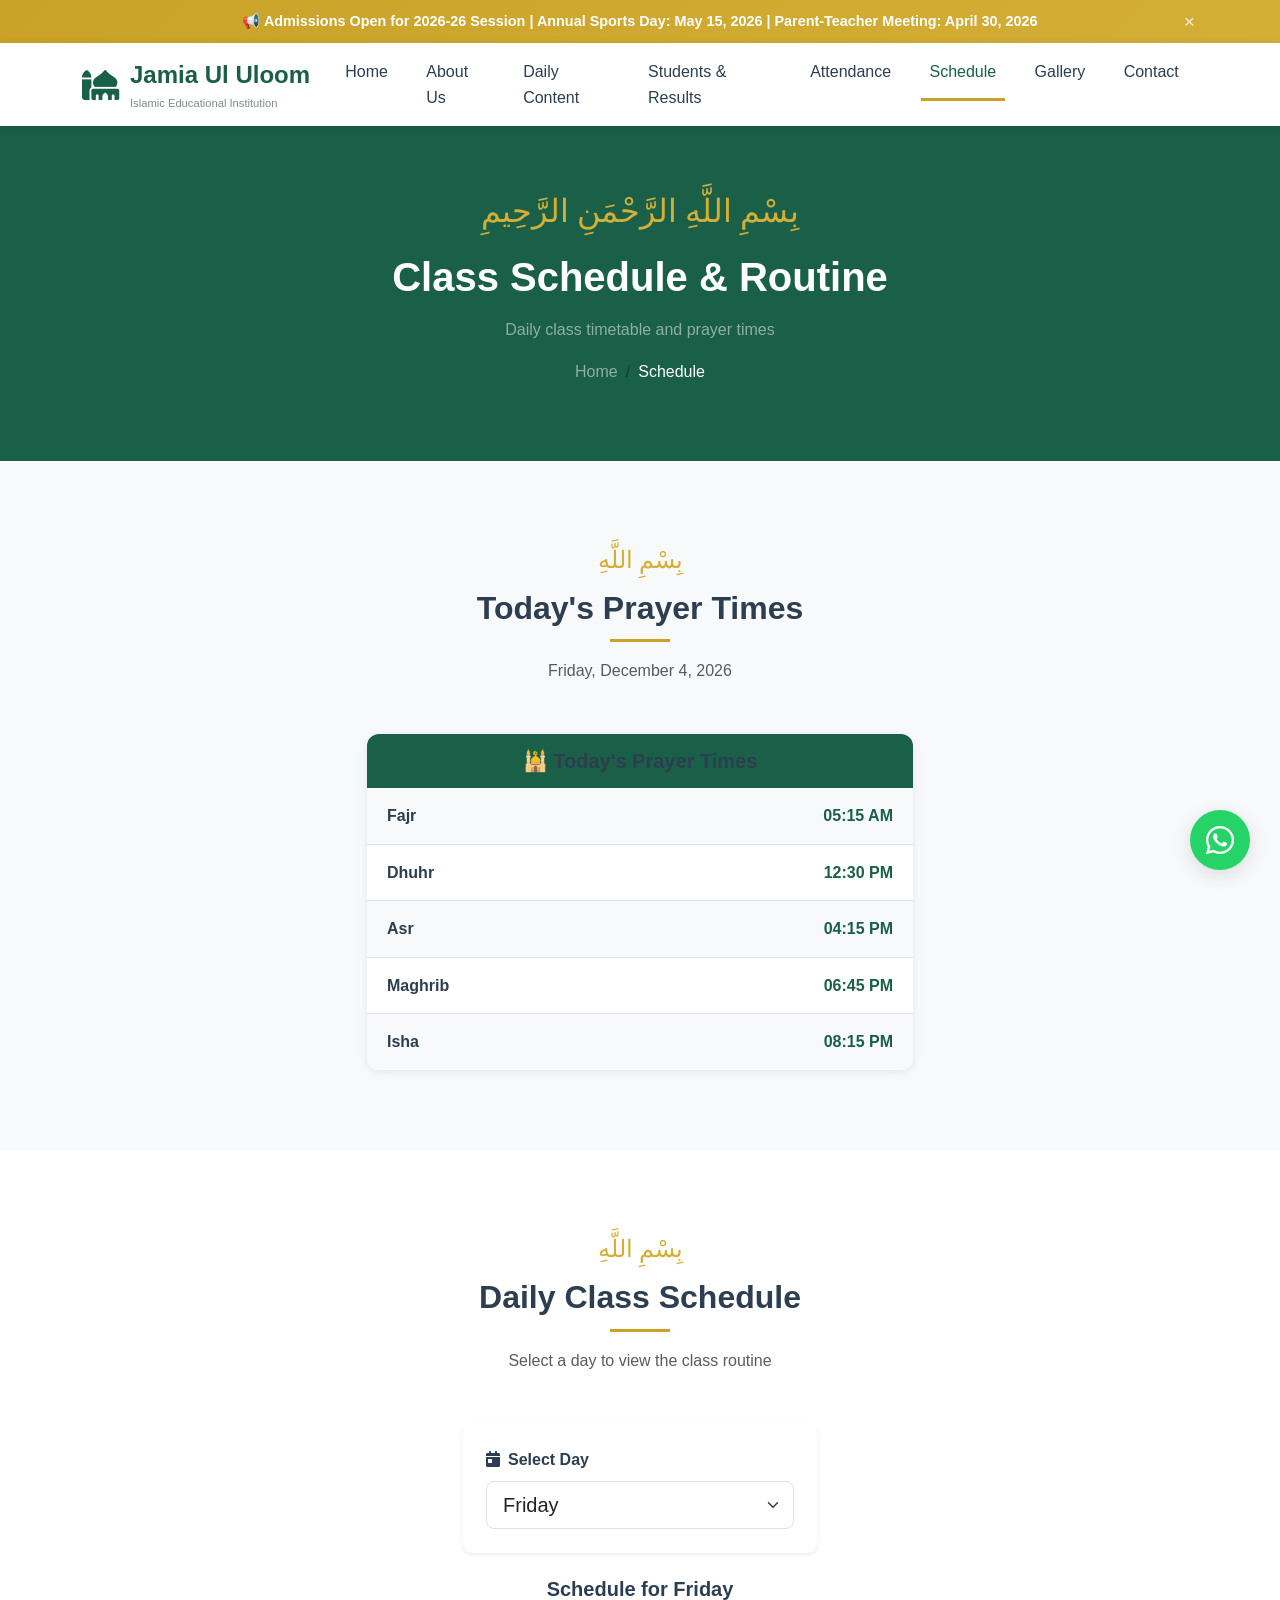
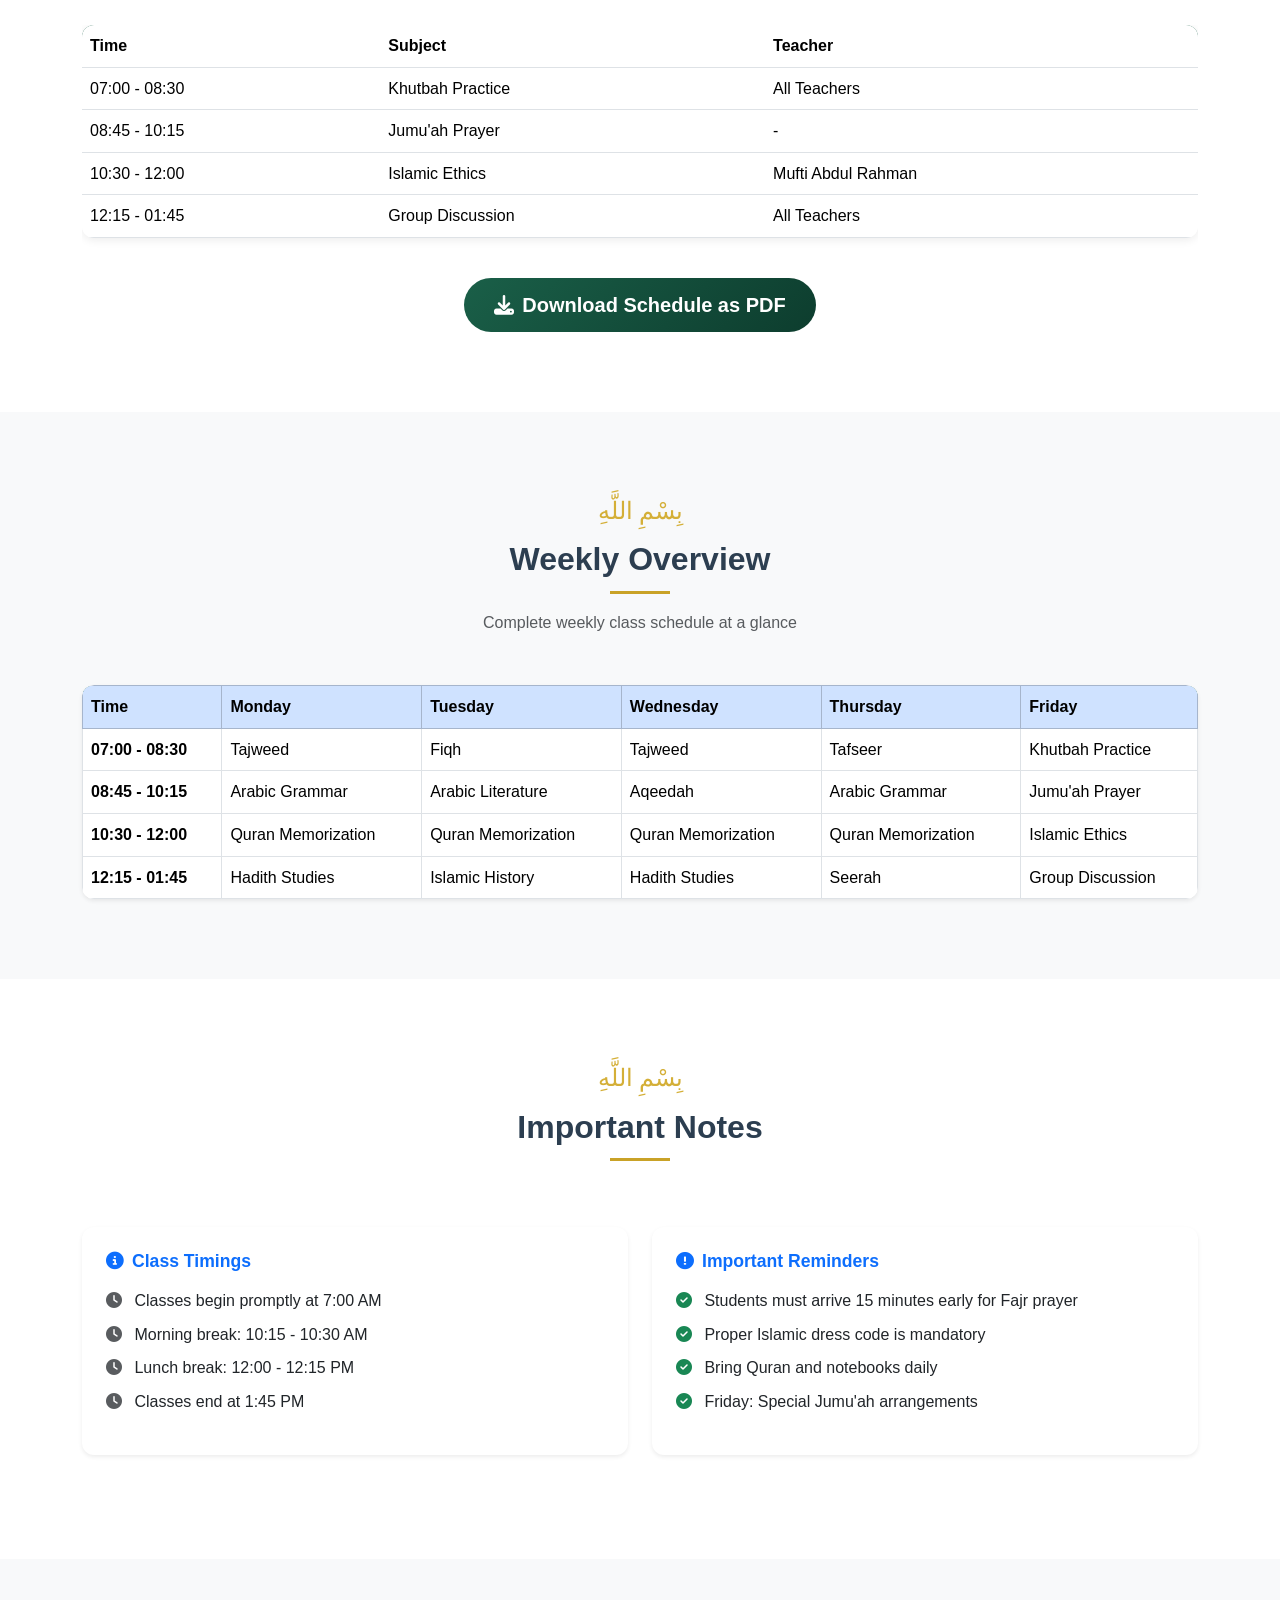
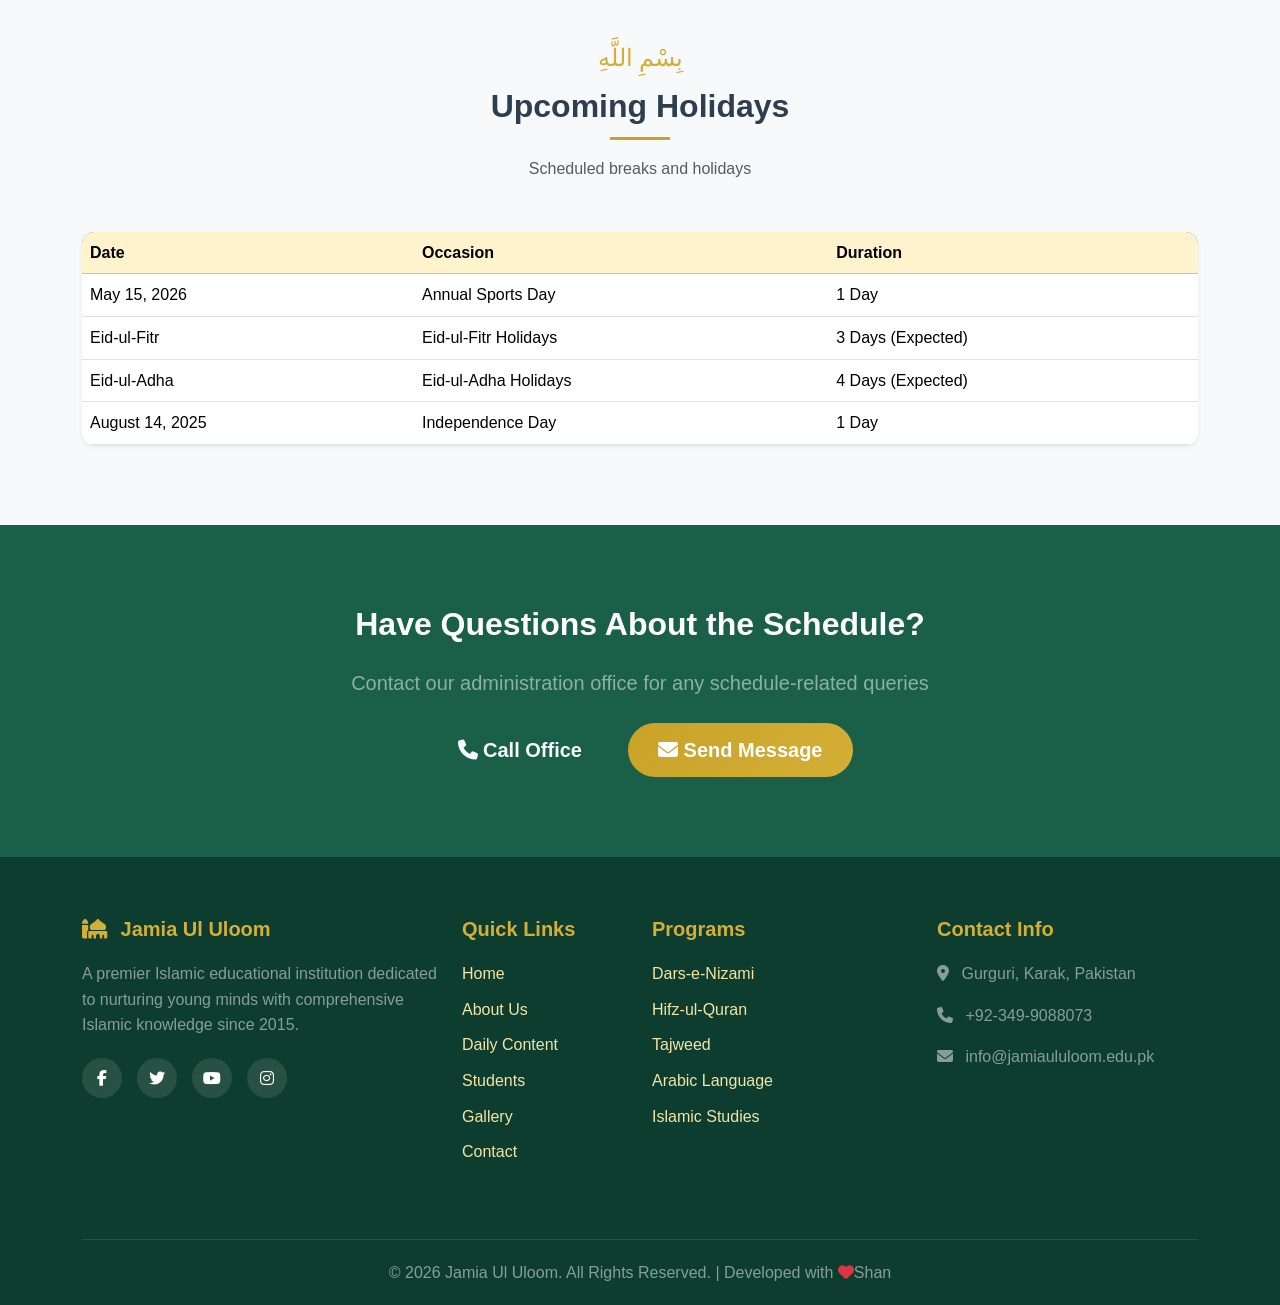
<file: schedule.html>
<!DOCTYPE html>
<html lang="en">
<head>
    <meta charset="UTF-8">
    <meta name="viewport" content="width=device-width, initial-scale=1.0">
    <title>Schedule & Routine - Jamia Ul Uloom</title>
    
    <!-- Bootstrap CSS -->
    <link href="https://cdn.jsdelivr.net/npm/bootstrap@5.3.0/dist/css/bootstrap.min.css" rel="stylesheet">
    
    <!-- Font Awesome -->
    <link rel="stylesheet" href="https://cdnjs.cloudflare.com/ajax/libs/font-awesome/6.4.0/css/all.min.css">
    
    <!-- Custom CSS -->
    <link rel="stylesheet" href="css/style.css">
</head>
<body data-page="schedule">
    <!-- Announcement Bar -->
    <div class="announcement-bar">
        <div class="container">
            <div class="announcement-text">
                📢 Admissions Open for 2026-26 Session | Annual Sports Day: May 15, 2026 | Parent-Teacher Meeting: April 30, 2026
            </div>
            <button class="close-btn">&times;</button>
        </div>
    </div>

    <!-- Navigation -->
    <nav class="navbar navbar-expand-lg navbar-light">
        <div class="container">
            <a class="navbar-brand" href="index.html">
                <i class="fas fa-mosque fa-lg"></i>
                <div>
                    Jamia Ul Uloom
                    <span class="brand-subtitle">Islamic Educational Institution</span>
                </div>
            </a>
            <button class="navbar-toggler" type="button" data-bs-toggle="collapse" data-bs-target="#navbarNav">
                <span class="navbar-toggler-icon"></span>
            </button>
            <div class="collapse navbar-collapse" id="navbarNav">
                <ul class="navbar-nav ms-auto">
                    <li class="nav-item">
                        <a class="nav-link" href="index.html">Home</a>
                    </li>
                    <li class="nav-item">
                        <a class="nav-link" href="about.html">About Us</a>
                    </li>
                    <li class="nav-item">
                        <a class="nav-link" href="daily-content.html">Daily Content</a>
                    </li>
                    <li class="nav-item">
                        <a class="nav-link" href="students.html">Students & Results</a>
                    </li>
                    <li class="nav-item">
                        <a class="nav-link" href="attendance.html">Attendance</a>
                    </li>
                    <li class="nav-item">
                        <a class="nav-link active" href="schedule.html">Schedule</a>
                    </li>
                    <li class="nav-item">
                        <a class="nav-link" href="gallery.html">Gallery</a>
                    </li>
                    <li class="nav-item">
                        <a class="nav-link" href="contact.html">Contact</a>
                    </li>
                </ul>
            </div>
        </div>
    </nav>

    <!-- Page Header -->
    <section class="section section-bg-primary text-center" style="padding: 60px 0;">
        <div class="container">
            <div class="hero-arabic mb-3">بِسْمِ اللَّهِ الرَّحْمَنِ الرَّحِيمِ</div>
            <h1 class="text-white">Class Schedule & Routine</h1>
            <p class="text-white-50">Daily class timetable and prayer times</p>
            <nav aria-label="breadcrumb" class="mt-3">
                <ol class="breadcrumb justify-content-center">
                    <li class="breadcrumb-item"><a href="index.html" class="text-white-50">Home</a></li>
                    <li class="breadcrumb-item active text-white" aria-current="page">Schedule</li>
                </ol>
            </nav>
        </div>
    </section>

    <!-- Prayer Times Section -->
    <section class="section section-bg-light">
        <div class="container">
            <div class="section-header">
                <div class="bismillah">بِسْمِ اللَّهِ</div>
                <h2>Today's Prayer Times</h2>
                <p class="text-muted" id="prayer-date"></p>
            </div>
            
            <div class="row justify-content-center">
                <div class="col-md-6">
                    <div id="prayer-times-container" class="prayer-times">
                        <!-- Dynamic content loaded via JS -->
                    </div>
                </div>
            </div>
        </div>
    </section>

    <!-- Class Schedule Section -->
    <section class="section section-bg-white">
        <div class="container">
            <div class="section-header">
                <div class="bismillah">بِسْمِ اللَّهِ</div>
                <h2>Daily Class Schedule</h2>
                <p class="text-muted">Select a day to view the class routine</p>
            </div>
            
            <!-- Day Selector -->
            <div class="row justify-content-center mb-4">
                <div class="col-md-4">
                    <div class="card border-0 shadow-sm">
                        <div class="card-body">
                            <label class="form-label fw-bold">
                                <i class="fas fa-calendar-day me-2"></i>Select Day
                            </label>
                            <select class="form-select form-select-lg" id="day-selector">
                                <!-- Dynamic options loaded via JS -->
                            </select>
                        </div>
                    </div>
                </div>
            </div>
            
            <!-- Schedule Display -->
            <div id="schedule-container" class="mb-4">
                <!-- Dynamic content loaded via JS -->
            </div>
            
            <!-- Download Button -->
            <div class="text-center">
                <button class="btn btn-primary btn-lg" onclick="SchedulePage.downloadSchedule()">
                    <i class="fas fa-download me-2"></i>Download Schedule as PDF
                </button>
            </div>
        </div>
    </section>

    <!-- Weekly Overview -->
    <section class="section section-bg-light">
        <div class="container">
            <div class="section-header">
                <div class="bismillah">بِسْمِ اللَّهِ</div>
                <h2>Weekly Overview</h2>
                <p class="text-muted">Complete weekly class schedule at a glance</p>
            </div>
            
            <div class="card border-0 shadow-sm">
                <div class="card-body p-0">
                    <div class="table-responsive">
                        <table class="table table-bordered table-hover mb-0">
                            <thead class="table-primary">
                                <tr>
                                    <th>Time</th>
                                    <th>Monday</th>
                                    <th>Tuesday</th>
                                    <th>Wednesday</th>
                                    <th>Thursday</th>
                                    <th>Friday</th>
                                </tr>
                            </thead>
                            <tbody>
                                <tr>
                                    <td class="fw-bold">07:00 - 08:30</td>
                                    <td>Tajweed</td>
                                    <td>Fiqh</td>
                                    <td>Tajweed</td>
                                    <td>Tafseer</td>
                                    <td>Khutbah Practice</td>
                                </tr>
                                <tr>
                                    <td class="fw-bold">08:45 - 10:15</td>
                                    <td>Arabic Grammar</td>
                                    <td>Arabic Literature</td>
                                    <td>Aqeedah</td>
                                    <td>Arabic Grammar</td>
                                    <td>Jumu'ah Prayer</td>
                                </tr>
                                <tr>
                                    <td class="fw-bold">10:30 - 12:00</td>
                                    <td>Quran Memorization</td>
                                    <td>Quran Memorization</td>
                                    <td>Quran Memorization</td>
                                    <td>Quran Memorization</td>
                                    <td>Islamic Ethics</td>
                                </tr>
                                <tr>
                                    <td class="fw-bold">12:15 - 01:45</td>
                                    <td>Hadith Studies</td>
                                    <td>Islamic History</td>
                                    <td>Hadith Studies</td>
                                    <td>Seerah</td>
                                    <td>Group Discussion</td>
                                </tr>
                            </tbody>
                        </table>
                    </div>
                </div>
            </div>
        </div>
    </section>

    <!-- Important Notes -->
    <section class="section section-bg-white">
        <div class="container">
            <div class="section-header">
                <div class="bismillah">بِسْمِ اللَّهِ</div>
                <h2>Important Notes</h2>
            </div>
            
            <div class="row">
                <div class="col-md-6 mb-4">
                    <div class="card border-0 shadow-sm h-100">
                        <div class="card-body p-4">
                            <h5 class="card-title text-primary">
                                <i class="fas fa-info-circle me-2"></i>Class Timings
                            </h5>
                            <ul class="list-unstyled mt-3">
                                <li class="mb-2">
                                    <i class="fas fa-clock text-muted me-2"></i>
                                    Classes begin promptly at 7:00 AM
                                </li>
                                <li class="mb-2">
                                    <i class="fas fa-clock text-muted me-2"></i>
                                    Morning break: 10:15 - 10:30 AM
                                </li>
                                <li class="mb-2">
                                    <i class="fas fa-clock text-muted me-2"></i>
                                    Lunch break: 12:00 - 12:15 PM
                                </li>
                                <li class="mb-2">
                                    <i class="fas fa-clock text-muted me-2"></i>
                                    Classes end at 1:45 PM
                                </li>
                            </ul>
                        </div>
                    </div>
                </div>
                <div class="col-md-6 mb-4">
                    <div class="card border-0 shadow-sm h-100">
                        <div class="card-body p-4">
                            <h5 class="card-title text-primary">
                                <i class="fas fa-exclamation-circle me-2"></i>Important Reminders
                            </h5>
                            <ul class="list-unstyled mt-3">
                                <li class="mb-2">
                                    <i class="fas fa-check-circle text-success me-2"></i>
                                    Students must arrive 15 minutes early for Fajr prayer
                                </li>
                                <li class="mb-2">
                                    <i class="fas fa-check-circle text-success me-2"></i>
                                    Proper Islamic dress code is mandatory
                                </li>
                                <li class="mb-2">
                                    <i class="fas fa-check-circle text-success me-2"></i>
                                    Bring Quran and notebooks daily
                                </li>
                                <li class="mb-2">
                                    <i class="fas fa-check-circle text-success me-2"></i>
                                    Friday: Special Jumu'ah arrangements
                                </li>
                            </ul>
                        </div>
                    </div>
                </div>
            </div>
        </div>
    </section>

    <!-- Holiday Schedule -->
    <section class="section section-bg-light">
        <div class="container">
            <div class="section-header">
                <div class="bismillah">بِسْمِ اللَّهِ</div>
                <h2>Upcoming Holidays</h2>
                <p class="text-muted">Scheduled breaks and holidays</p>
            </div>
            
            <div class="card border-0 shadow-sm">
                <div class="card-body p-0">
                    <div class="table-responsive">
                        <table class="table table-hover mb-0">
                            <thead class="table-warning">
                                <tr>
                                    <th>Date</th>
                                    <th>Occasion</th>
                                    <th>Duration</th>
                                </tr>
                            </thead>
                            <tbody>
                                <tr>
                                    <td>May 15, 2026</td>
                                    <td>Annual Sports Day</td>
                                    <td>1 Day</td>
                                </tr>
                                <tr>
                                    <td>Eid-ul-Fitr</td>
                                    <td>Eid-ul-Fitr Holidays</td>
                                    <td>3 Days (Expected)</td>
                                </tr>
                                <tr>
                                    <td>Eid-ul-Adha</td>
                                    <td>Eid-ul-Adha Holidays</td>
                                    <td>4 Days (Expected)</td>
                                </tr>
                                <tr>
                                    <td>August 14, 2025</td>
                                    <td>Independence Day</td>
                                    <td>1 Day</td>
                                </tr>
                            </tbody>
                        </table>
                    </div>
                </div>
            </div>
        </div>
    </section>

    <!-- Call to Action -->
    <section class="section section-bg-primary text-center">
        <div class="container">
            <h2 class="text-white mb-4">Have Questions About the Schedule?</h2>
            <p class="lead text-white-50 mb-4">Contact our administration office for any schedule-related queries</p>
            <div class="d-flex justify-content-center gap-3">
                <a href="tel:+923499088073" class="btn btn-outline-light btn-lg">
                    <i class="fas fa-phone"></i> Call Office
                </a>
                <a href="contact.html" class="btn btn-secondary btn-lg">
                    <i class="fas fa-envelope"></i> Send Message
                </a>
            </div>
        </div>
    </section>

    <!-- Footer -->
    <footer class="footer">
        <div class="container">
            <div class="row">
                <div class="col-lg-4 mb-4">
                    <h4><i class="fas fa-mosque me-2"></i> Jamia Ul Uloom</h4>
                    <p class="text-white-50">A premier Islamic educational institution dedicated to nurturing young minds with comprehensive Islamic knowledge since 2015.</p>
                    <div class="social-links">
                        <a href="#"><i class="fab fa-facebook-f"></i></a>
                        <a href="#"><i class="fab fa-twitter"></i></a>
                        <a href="#"><i class="fab fa-youtube"></i></a>
                        <a href="#"><i class="fab fa-instagram"></i></a>
                    </div>
                </div>
                <div class="col-lg-2 col-md-6 mb-4">
                    <h4>Quick Links</h4>
                    <a href="index.html">Home</a>
                    <a href="about.html">About Us</a>
                    <a href="daily-content.html">Daily Content</a>
                    <a href="students.html">Students</a>
                    <a href="gallery.html">Gallery</a>
                    <a href="contact.html">Contact</a>
                </div>
                <div class="col-lg-3 col-md-6 mb-4">
                    <h4>Programs</h4>
                    <a href="#">Dars-e-Nizami</a>
                    <a href="#">Hifz-ul-Quran</a>
                    <a href="#">Tajweed</a>
                    <a href="#">Arabic Language</a>
                    <a href="#">Islamic Studies</a>
                </div>
                <div class="col-lg-3 col-md-6 mb-4">
                    <h4>Contact Info</h4>
                    <p class="text-white-50">
                        <i class="fas fa-map-marker-alt me-2"></i>
                        Gurguri, Karak, Pakistan
                    </p>
                    <p class="text-white-50">
                        <i class="fas fa-phone me-2"></i>
                        +92-349-9088073
                    </p>
                    <p class="text-white-50">
                        <i class="fas fa-envelope me-2"></i>
                        info@jamiaululoom.edu.pk
                    </p>
                </div>
            </div>
            <div class="footer-bottom">
                <p class="mb-0 text-white-50">&copy; 2026 Jamia Ul Uloom. All Rights Reserved. | Developed with <i class="fas fa-heart text-danger"></i>Shan</p>
            </div>
        </div>
    </footer>

    <!-- WhatsApp Floating Button -->
    <a href="https://wa.me/923499088073" class="whatsapp-float" target="_blank" title="Chat on WhatsApp">
        <i class="fab fa-whatsapp"></i>
    </a>

    <!-- Scroll to Top Button -->
    <div class="scroll-top">
        <i class="fas fa-arrow-up"></i>
    </div>

    <!-- Bootstrap JS -->
    <script src="https://cdn.jsdelivr.net/npm/bootstrap@5.3.0/dist/js/bootstrap.bundle.min.js"></script>
    
    <!-- Custom JS -->
    <script src="js/main.js"></script>
    
    <script>
        // Set current date for prayer times
        document.getElementById('prayer-date').textContent = new Date().toLocaleDateString('en-US', { 
            weekday: 'long', 
            year: 'numeric', 
            month: 'long', 
            day: 'numeric' 
        });
    </script>
</body>
</html>
</file>
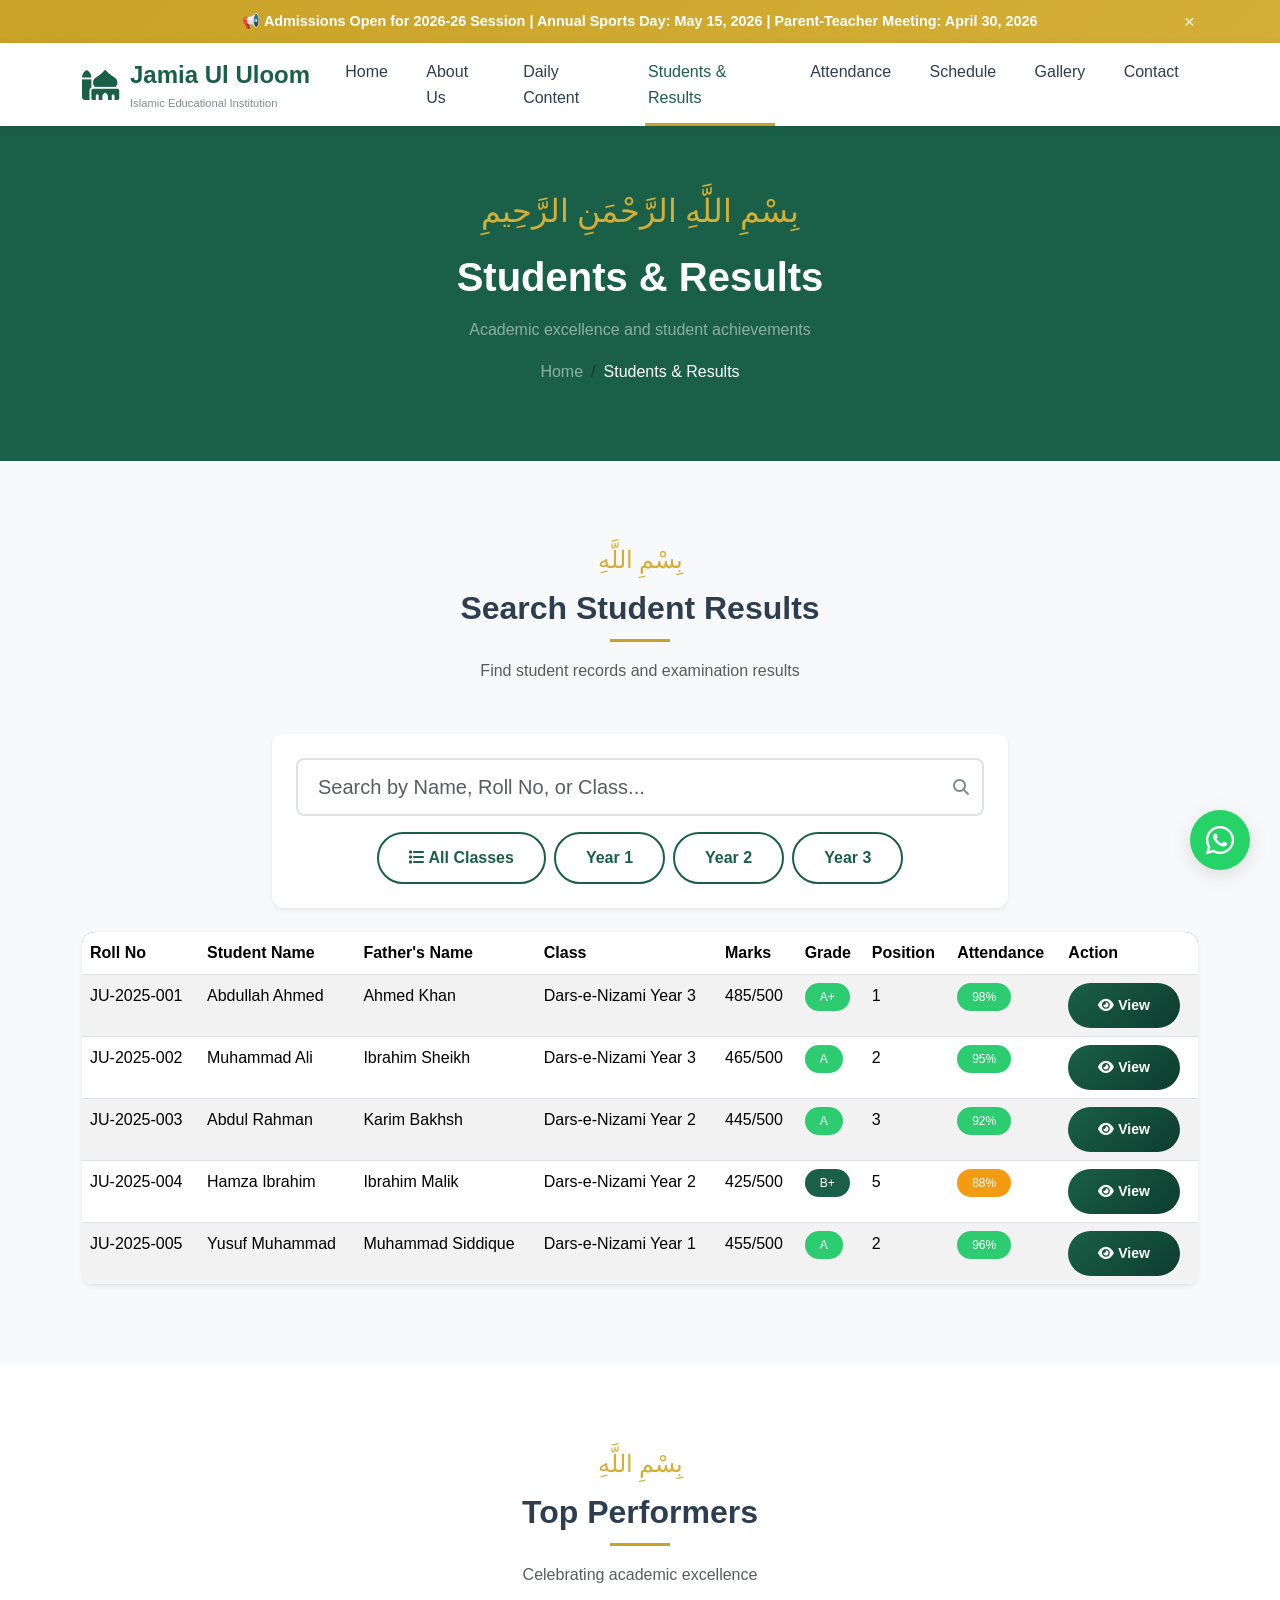
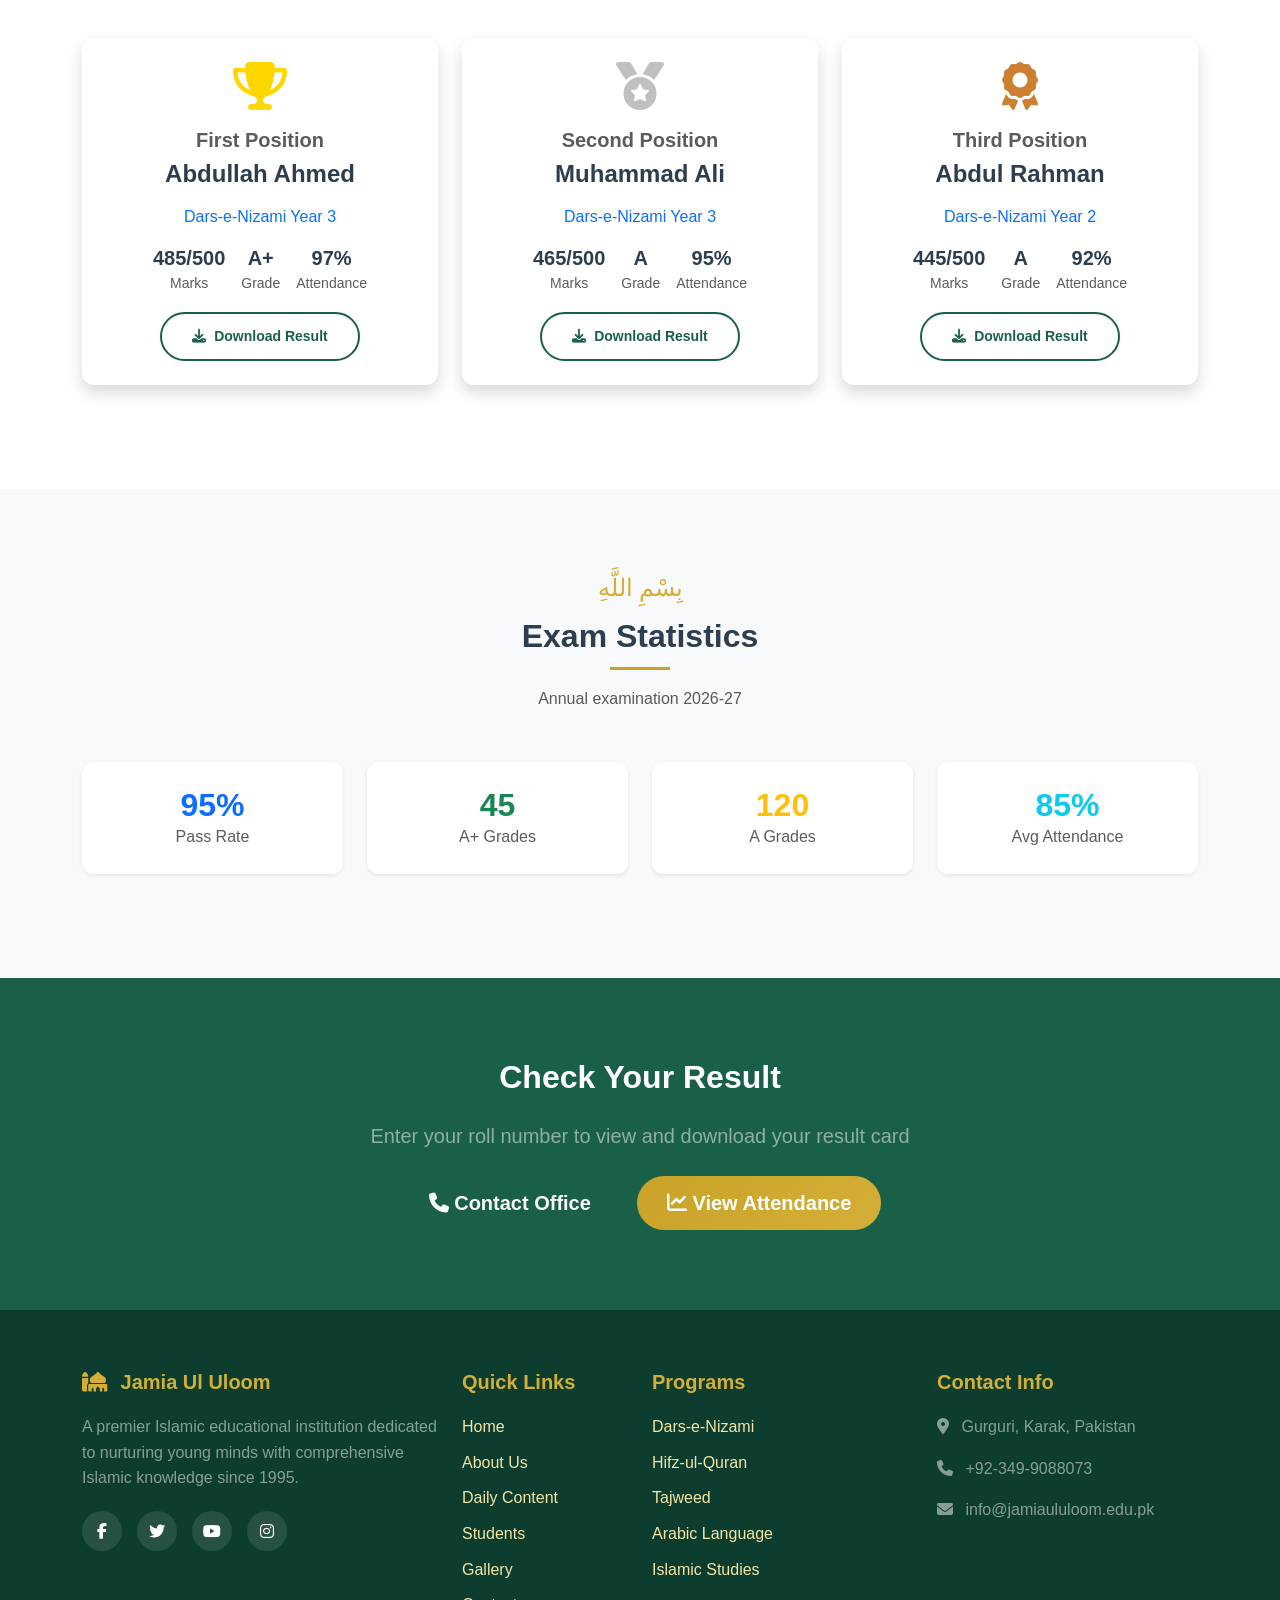
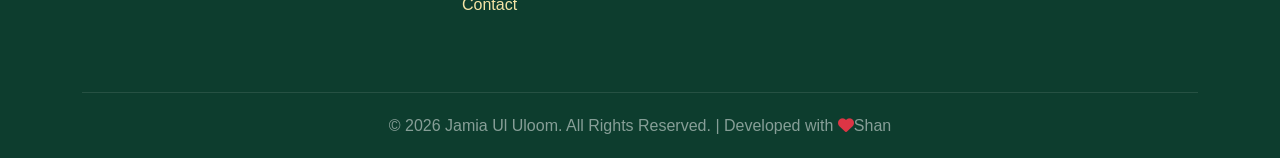
<file: students.html>
<!DOCTYPE html>
<html lang="en">
<head>
    <meta charset="UTF-8">
    <meta name="viewport" content="width=device-width, initial-scale=1.0">
    <title>Students & Results - Jamia Ul Uloom</title>
    
    <!-- Bootstrap CSS -->
    <link href="https://cdn.jsdelivr.net/npm/bootstrap@5.3.0/dist/css/bootstrap.min.css" rel="stylesheet">
    
    <!-- Font Awesome -->
    <link rel="stylesheet" href="https://cdnjs.cloudflare.com/ajax/libs/font-awesome/6.4.0/css/all.min.css">
    
    <!-- Custom CSS -->
    <link rel="stylesheet" href="css/style.css">
</head>
<body data-page="students">
    <!-- Announcement Bar -->
    <div class="announcement-bar">
        <div class="container">
            <div class="announcement-text">
                📢 Admissions Open for 2026-26 Session | Annual Sports Day: May 15, 2026 | Parent-Teacher Meeting: April 30, 2026
            </div>
            <button class="close-btn">&times;</button>
        </div>
    </div>

    <!-- Navigation -->
    <nav class="navbar navbar-expand-lg navbar-light">
        <div class="container">
            <a class="navbar-brand" href="index.html">
                <i class="fas fa-mosque fa-lg"></i>
                <div>
                    Jamia Ul Uloom
                    <span class="brand-subtitle">Islamic Educational Institution</span>
                </div>
            </a>
            <button class="navbar-toggler" type="button" data-bs-toggle="collapse" data-bs-target="#navbarNav">
                <span class="navbar-toggler-icon"></span>
            </button>
            <div class="collapse navbar-collapse" id="navbarNav">
                <ul class="navbar-nav ms-auto">
                    <li class="nav-item">
                        <a class="nav-link" href="index.html">Home</a>
                    </li>
                    <li class="nav-item">
                        <a class="nav-link" href="about.html">About Us</a>
                    </li>
                    <li class="nav-item">
                        <a class="nav-link" href="daily-content.html">Daily Content</a>
                    </li>
                    <li class="nav-item">
                        <a class="nav-link active" href="students.html">Students & Results</a>
                    </li>
                    <li class="nav-item">
                        <a class="nav-link" href="attendance.html">Attendance</a>
                    </li>
                    <li class="nav-item">
                        <a class="nav-link" href="schedule.html">Schedule</a>
                    </li>
                    <li class="nav-item">
                        <a class="nav-link" href="gallery.html">Gallery</a>
                    </li>
                    <li class="nav-item">
                        <a class="nav-link" href="contact.html">Contact</a>
                    </li>
                </ul>
            </div>
        </div>
    </nav>

    <!-- Page Header -->
    <section class="section section-bg-primary text-center" style="padding: 60px 0;">
        <div class="container">
            <div class="hero-arabic mb-3">بِسْمِ اللَّهِ الرَّحْمَنِ الرَّحِيمِ</div>
            <h1 class="text-white">Students & Results</h1>
            <p class="text-white-50">Academic excellence and student achievements</p>
            <nav aria-label="breadcrumb" class="mt-3">
                <ol class="breadcrumb justify-content-center">
                    <li class="breadcrumb-item"><a href="index.html" class="text-white-50">Home</a></li>
                    <li class="breadcrumb-item active text-white" aria-current="page">Students & Results</li>
                </ol>
            </nav>
        </div>
    </section>

    <!-- Search Section -->
    <section class="section section-bg-light">
        <div class="container">
            <div class="section-header">
                <div class="bismillah">بِسْمِ اللَّهِ</div>
                <h2>Search Student Results</h2>
                <p class="text-muted">Find student records and examination results</p>
            </div>
            
            <!-- Search Box -->
            <div class="row justify-content-center mb-4">
                <div class="col-md-8">
                    <div class="card border-0 shadow-sm">
                        <div class="card-body p-4">
                            <div class="search-box">
                                <input type="text" id="student-search" class="form-control form-control-lg" placeholder="Search by Name, Roll No, or Class...">
                                <i class="fas fa-search"></i>
                            </div>
                            <div class="d-flex gap-2 mt-3 justify-content-center">
                                <button class="btn btn-outline-primary" onclick="filterByClass('all')">
                                    <i class="fas fa-list"></i> All Classes
                                </button>
                                <button class="btn btn-outline-primary" onclick="filterByClass('Year 1')">
                                    Year 1
                                </button>
                                <button class="btn btn-outline-primary" onclick="filterByClass('Year 2')">
                                    Year 2
                                </button>
                                <button class="btn btn-outline-primary" onclick="filterByClass('Year 3')">
                                    Year 3
                                </button>
                            </div>
                        </div>
                    </div>
                </div>
            </div>

            <!-- Results Table -->
            <div class="card border-0 shadow-sm">
                <div class="card-body p-0">
                    <div class="table-responsive">
                        <table class="table table-hover table-striped mb-0">
                            <thead>
                                <tr>
                                    <th>Roll No</th>
                                    <th>Student Name</th>
                                    <th>Father's Name</th>
                                    <th>Class</th>
                                    <th>Marks</th>
                                    <th>Grade</th>
                                    <th>Position</th>
                                    <th>Attendance</th>
                                    <th>Action</th>
                                </tr>
                            </thead>
                            <tbody id="students-tbody">
                                <!-- Dynamic content loaded via JS -->
                            </tbody>
                        </table>
                    </div>
                </div>
            </div>

            <!-- No Results Message -->
            <div id="no-results" class="text-center py-5 d-none">
                <i class="fas fa-search fa-3x text-muted mb-3"></i>
                <h4>No students found</h4>
                <p class="text-muted">Try adjusting your search criteria</p>
            </div>
        </div>
    </section>

    <!-- Top Performers Section -->
    <section class="section section-bg-white">
        <div class="container">
            <div class="section-header">
                <div class="bismillah">بِسْمِ اللَّهِ</div>
                <h2>Top Performers</h2>
                <p class="text-muted">Celebrating academic excellence</p>
            </div>
            
            <div class="row">
                <!-- First Position -->
                <div class="col-md-4 mb-4">
                    <div class="card border-0 shadow h-100 text-center" style="border-top: 5px solid #FFD700;">
                        <div class="card-body p-4">
                            <div class="mb-3">
                                <i class="fas fa-trophy fa-3x" style="color: #FFD700;"></i>
                            </div>
                            <h5 class="text-muted mb-2">First Position</h5>
                            <h3>Abdullah Ahmed</h3>
                            <p class="text-primary mb-1">Dars-e-Nizami Year 3</p>
                            <div class="d-flex justify-content-center gap-3 my-3">
                                <div>
                                    <h4 class="mb-0">485/500</h4>
                                    <small class="text-muted">Marks</small>
                                </div>
                                <div>
                                    <h4 class="mb-0">A+</h4>
                                    <small class="text-muted">Grade</small>
                                </div>
                                <div>
                                    <h4 class="mb-0">97%</h4>
                                    <small class="text-muted">Attendance</small>
                                </div>
                            </div>
                            <button class="btn btn-outline-primary btn-sm" onclick="StudentsPage.viewResult('JU-2026-001')">
                                <i class="fas fa-download me-1"></i> Download Result
                            </button>
                        </div>
                    </div>
                </div>

                <!-- Second Position -->
                <div class="col-md-4 mb-4">
                    <div class="card border-0 shadow h-100 text-center" style="border-top: 5px solid #C0C0C0;">
                        <div class="card-body p-4">
                            <div class="mb-3">
                                <i class="fas fa-medal fa-3x" style="color: #C0C0C0;"></i>
                            </div>
                            <h5 class="text-muted mb-2">Second Position</h5>
                            <h3>Muhammad Ali</h3>
                            <p class="text-primary mb-1">Dars-e-Nizami Year 3</p>
                            <div class="d-flex justify-content-center gap-3 my-3">
                                <div>
                                    <h4 class="mb-0">465/500</h4>
                                    <small class="text-muted">Marks</small>
                                </div>
                                <div>
                                    <h4 class="mb-0">A</h4>
                                    <small class="text-muted">Grade</small>
                                </div>
                                <div>
                                    <h4 class="mb-0">95%</h4>
                                    <small class="text-muted">Attendance</small>
                                </div>
                            </div>
                            <button class="btn btn-outline-primary btn-sm" onclick="StudentsPage.viewResult('JU-2026-002')">
                                <i class="fas fa-download me-1"></i> Download Result
                            </button>
                        </div>
                    </div>
                </div>

                <!-- Third Position -->
                <div class="col-md-4 mb-4">
                    <div class="card border-0 shadow h-100 text-center" style="border-top: 5px solid #CD7F32;">
                        <div class="card-body p-4">
                            <div class="mb-3">
                                <i class="fas fa-award fa-3x" style="color: #CD7F32;"></i>
                            </div>
                            <h5 class="text-muted mb-2">Third Position</h5>
                            <h3>Abdul Rahman</h3>
                            <p class="text-primary mb-1">Dars-e-Nizami Year 2</p>
                            <div class="d-flex justify-content-center gap-3 my-3">
                                <div>
                                    <h4 class="mb-0">445/500</h4>
                                    <small class="text-muted">Marks</small>
                                </div>
                                <div>
                                    <h4 class="mb-0">A</h4>
                                    <small class="text-muted">Grade</small>
                                </div>
                                <div>
                                    <h4 class="mb-0">92%</h4>
                                    <small class="text-muted">Attendance</small>
                                </div>
                            </div>
                            <button class="btn btn-outline-primary btn-sm" onclick="StudentsPage.viewResult('JU-2026-003')">
                                <i class="fas fa-download me-1"></i> Download Result
                            </button>
                        </div>
                    </div>
                </div>
            </div>
        </div>
    </section>

    <!-- Result Statistics -->
    <section class="section section-bg-light">
        <div class="container">
            <div class="section-header">
                <div class="bismillah">بِسْمِ اللَّهِ</div>
                <h2>Exam Statistics</h2>
                <p class="text-muted">Annual examination 2026-27</p>
            </div>
            
            <div class="row">
                <div class="col-md-3 col-6 mb-4">
                    <div class="card border-0 shadow-sm text-center">
                        <div class="card-body">
                            <h2 class="text-primary mb-0">95%</h2>
                            <p class="text-muted mb-0">Pass Rate</p>
                        </div>
                    </div>
                </div>
                <div class="col-md-3 col-6 mb-4">
                    <div class="card border-0 shadow-sm text-center">
                        <div class="card-body">
                            <h2 class="text-success mb-0">45</h2>
                            <p class="text-muted mb-0">A+ Grades</p>
                        </div>
                    </div>
                </div>
                <div class="col-md-3 col-6 mb-4">
                    <div class="card border-0 shadow-sm text-center">
                        <div class="card-body">
                            <h2 class="text-warning mb-0">120</h2>
                            <p class="text-muted mb-0">A Grades</p>
                        </div>
                    </div>
                </div>
                <div class="col-md-3 col-6 mb-4">
                    <div class="card border-0 shadow-sm text-center">
                        <div class="card-body">
                            <h2 class="text-info mb-0">85%</h2>
                            <p class="text-muted mb-0">Avg Attendance</p>
                        </div>
                    </div>
                </div>
            </div>
        </div>
    </section>

    <!-- Call to Action -->
    <section class="section section-bg-primary text-center">
        <div class="container">
            <h2 class="text-white mb-4">Check Your Result</h2>
            <p class="lead text-white-50 mb-4">Enter your roll number to view and download your result card</p>
            <div class="d-flex justify-content-center gap-3">
                <a href="tel:+923499088073" class="btn btn-outline-light btn-lg">
                    <i class="fas fa-phone"></i> Contact Office
                </a>
                <a href="attendance.html" class="btn btn-secondary btn-lg">
                    <i class="fas fa-chart-line"></i> View Attendance
                </a>
            </div>
        </div>
    </section>

    <!-- Footer -->
    <footer class="footer">
        <div class="container">
            <div class="row">
                <div class="col-lg-4 mb-4">
                    <h4><i class="fas fa-mosque me-2"></i> Jamia Ul Uloom</h4>
                    <p class="text-white-50">A premier Islamic educational institution dedicated to nurturing young minds with comprehensive Islamic knowledge since 1995.</p>
                    <div class="social-links">
                        <a href="#"><i class="fab fa-facebook-f"></i></a>
                        <a href="#"><i class="fab fa-twitter"></i></a>
                        <a href="#"><i class="fab fa-youtube"></i></a>
                        <a href="#"><i class="fab fa-instagram"></i></a>
                    </div>
                </div>
                <div class="col-lg-2 col-md-6 mb-4">
                    <h4>Quick Links</h4>
                    <a href="index.html">Home</a>
                    <a href="about.html">About Us</a>
                    <a href="daily-content.html">Daily Content</a>
                    <a href="students.html">Students</a>
                    <a href="gallery.html">Gallery</a>
                    <a href="contact.html">Contact</a>
                </div>
                <div class="col-lg-3 col-md-6 mb-4">
                    <h4>Programs</h4>
                    <a href="#">Dars-e-Nizami</a>
                    <a href="#">Hifz-ul-Quran</a>
                    <a href="#">Tajweed</a>
                    <a href="#">Arabic Language</a>
                    <a href="#">Islamic Studies</a>
                </div>
                <div class="col-lg-3 col-md-6 mb-4">
                    <h4>Contact Info</h4>
                    <p class="text-white-50">
                        <i class="fas fa-map-marker-alt me-2"></i>
                        Gurguri, Karak, Pakistan
                    </p>
                    <p class="text-white-50">
                        <i class="fas fa-phone me-2"></i>
                        +92-349-9088073
                    </p>
                    <p class="text-white-50">
                        <i class="fas fa-envelope me-2"></i>
                        info@jamiaululoom.edu.pk
                    </p>
                </div>
            </div>
            <div class="footer-bottom">
                <p class="mb-0 text-white-50">&copy; 2026 Jamia Ul Uloom. All Rights Reserved. | Developed with <i class="fas fa-heart text-danger"></i>Shan</p>
            </div>
        </div>
    </footer>

    <!-- WhatsApp Floating Button -->
    <a href="https://wa.me/923499088073" class="whatsapp-float" target="_blank" title="Chat on WhatsApp">
        <i class="fab fa-whatsapp"></i>
    </a>

    <!-- Scroll to Top Button -->
    <div class="scroll-top">
        <i class="fas fa-arrow-up"></i>
    </div>

    <!-- Bootstrap JS -->
    <script src="https://cdn.jsdelivr.net/npm/bootstrap@5.3.0/dist/js/bootstrap.bundle.min.js"></script>
    
    <!-- Custom JS -->
    <script src="js/main.js"></script>
    
    <script>
        // Additional filter by class function
        function filterByClass(className) {
            const searchInput = document.getElementById('student-search');
            if (className === 'all') {
                searchInput.value = '';
                StudentsPage.renderStudentsTable(AppData.students);
            } else {
                const filtered = AppData.students.filter(s => s.class.includes(className));
                StudentsPage.renderStudentsTable(filtered);
            }
        }
    </script>
</body>
</html>
</file>
<file: css/style.css>
/* ============================================
   JAMIA UL ULOOM - Premium Madrasa Portfolio
   Custom Stylesheet
   ============================================ */

/* CSS Variables for Premium Color Scheme */
:root {
    --primary-color: #1a5f48;
    --primary-dark: #0d3d2e;
    --primary-light: #2ecc71;
    --secondary-color: #c9a227;
    --gold: #d4af37;
    --gold-light: #f4e4a6;
    --text-dark: #2c3e50;
    --text-light: #7f8c8d;
    --white: #ffffff;
    --off-white: #f8f9fa;
    --light-gray: #ecf0f1;
    --border-color: #dee2e6;
    --shadow-light: 0 2px 10px rgba(0, 0, 0, 0.08);
    --shadow-medium: 0 5px 20px rgba(0, 0, 0, 0.12);
    --shadow-heavy: 0 10px 40px rgba(0, 0, 0, 0.18);
    --transition: all 0.3s ease;
    --border-radius: 12px;
    --border-radius-sm: 8px;
}

/* Base Styles */
* {
    margin: 0;
    padding: 0;
    box-sizing: border-box;
}

html {
    scroll-behavior: smooth;
}

body {
    font-family: 'Segoe UI', Tahoma, Geneva, Verdana, sans-serif;
    line-height: 1.6;
    color: var(--text-dark);
    background-color: var(--off-white);
    overflow-x: hidden;
}

/* Typography */
h1, h2, h3, h4, h5, h6 {
    font-weight: 700;
    margin-bottom: 1rem;
    color: var(--text-dark);
}

h1 { font-size: 2.5rem; }
h2 { font-size: 2rem; }
h3 { font-size: 1.5rem; }
h4 { font-size: 1.25rem; }

p {
    margin-bottom: 1rem;
    color: var(--text-light);
}

a {
    color: var(--primary-color);
    text-decoration: none;
    transition: var(--transition);
}

a:hover {
    color: var(--primary-dark);
}

/* ============================================
   ANNOUNCEMENT BAR
   ============================================ */
.announcement-bar {
    background: linear-gradient(135deg, var(--secondary-color), var(--gold));
    color: var(--white);
    padding: 10px 0;
    text-align: center;
    font-weight: 600;
    font-size: 0.9rem;
    position: relative;
    overflow: hidden;
}

.announcement-bar .container {
    position: relative;
}

.announcement-bar .close-btn {
    position: absolute;
    right: 15px;
    top: 50%;
    transform: translateY(-50%);
    background: none;
    border: none;
    color: var(--white);
    font-size: 1.2rem;
    cursor: pointer;
    opacity: 0.8;
    transition: var(--transition);
}

.announcement-bar .close-btn:hover {
    opacity: 1;
}

.announcement-text {
    animation: slideIn 20s linear infinite;
}

@keyframes slideIn {
    0% { transform: translateX(100%); }
    100% { transform: translateX(-100%); }
}

/* ============================================
   NAVIGATION
   ============================================ */
.navbar {
    background: var(--white);
    box-shadow: var(--shadow-light);
    padding: 0;
    position: sticky;
    top: 0;
    z-index: 1000;
    transition: var(--transition);
}

.navbar.scrolled {
    box-shadow: var(--shadow-medium);
}

.navbar-brand {
    font-weight: 700;
    font-size: 1.5rem;
    color: var(--primary-color) !important;
    display: flex;
    align-items: center;
    gap: 10px;
}

.navbar-brand img {
    height: 40px;
    width: 40px;
}

.navbar-brand .brand-subtitle {
    font-size: 0.7rem;
    color: var(--text-light);
    font-weight: 400;
    display: block;
}

.nav-link {
    color: var(--text-dark) !important;
    font-weight: 500;
    padding: 1rem 1.2rem !important;
    position: relative;
    transition: var(--transition);
}

.nav-link::after {
    content: '';
    position: absolute;
    bottom: 0;
    left: 50%;
    transform: translateX(-50%);
    width: 0;
    height: 3px;
    background: var(--secondary-color);
    transition: var(--transition);
}

.nav-link:hover::after,
.nav-link.active::after {
    width: 80%;
}

.nav-link:hover,
.nav-link.active {
    color: var(--primary-color) !important;
}

.navbar-toggler {
    border: none;
    padding: 0.5rem;
}

.navbar-toggler:focus {
    box-shadow: none;
}

/* ============================================
   HERO SECTION / SLIDER
   ============================================ */
.hero-section {
    position: relative;
    height: 80vh;
    min-height: 500px;
    overflow: hidden;
}

.hero-slider {
    position: absolute;
    top: 0;
    left: 0;
    width: 100%;
    height: 100%;
}

.hero-slide {
    position: absolute;
    top: 0;
    left: 0;
    width: 100%;
    height: 100%;
    opacity: 0;
    transition: opacity 1s ease;
    background-size: cover;
    background-position: center;
}

.hero-slide.active {
    opacity: 1;
}

.hero-overlay {
    position: absolute;
    top: 0;
    left: 0;
    width: 100%;
    height: 100%;
    background: linear-gradient(135deg, rgba(13, 61, 46, 0.85), rgba(26, 95, 72, 0.7));
}

.hero-content {
    position: relative;
    z-index: 2;
    height: 100%;
    display: flex;
    align-items: center;
    justify-content: center;
    text-align: center;
    color: var(--white);
}

.hero-content h1 {
    font-size: 3.5rem;
    color: var(--white);
    margin-bottom: 1rem;
    text-shadow: 2px 2px 4px rgba(0, 0, 0, 0.3);
    animation: fadeInUp 1s ease;
}

.hero-content p {
    font-size: 1.3rem;
    color: var(--gold-light);
    margin-bottom: 2rem;
    animation: fadeInUp 1s ease 0.2s both;
}

.hero-content .btn {
    animation: fadeInUp 1s ease 0.4s both;
}

.hero-arabic {
    font-size: 2rem;
    color: var(--gold);
    margin-bottom: 1rem;
    font-family: 'Traditional Arabic', serif;
}

@keyframes fadeInUp {
    from {
        opacity: 0;
        transform: translateY(30px);
    }
    to {
        opacity: 1;
        transform: translateY(0);
    }
}

/* Slider Controls */
.slider-controls {
    position: absolute;
    bottom: 30px;
    left: 50%;
    transform: translateX(-50%);
    z-index: 10;
    display: flex;
    gap: 10px;
}

.slider-dot {
    width: 12px;
    height: 12px;
    border-radius: 50%;
    background: rgba(255, 255, 255, 0.5);
    cursor: pointer;
    transition: var(--transition);
}

.slider-dot.active {
    background: var(--secondary-color);
    transform: scale(1.2);
}

/* ============================================
   SECTION STYLES
   ============================================ */
.section {
    padding: 80px 0;
}

.section-header {
    text-align: center;
    margin-bottom: 50px;
}

.section-header h2 {
    position: relative;
    display: inline-block;
    padding-bottom: 15px;
}

.section-header h2::after {
    content: '';
    position: absolute;
    bottom: 0;
    left: 50%;
    transform: translateX(-50%);
    width: 60px;
    height: 3px;
    background: var(--secondary-color);
}

.section-header .bismillah {
    color: var(--gold);
    font-family: 'Traditional Arabic', serif;
    font-size: 1.5rem;
    margin-bottom: 10px;
}

.section-bg-light {
    background: var(--off-white);
}

.section-bg-white {
    background: var(--white);
}

.section-bg-primary {
    background: var(--primary-color);
    color: var(--white);
}

.section-bg-primary h2,
.section-bg-primary h3,
.section-bg-primary h4 {
    color: var(--white);
}

/* ============================================
   CARDS
   ============================================ */
.card {
    border: none;
    border-radius: var(--border-radius);
    box-shadow: var(--shadow-light);
    transition: var(--transition);
    overflow: hidden;
    background: var(--white);
}

.card:hover {
    transform: translateY(-5px);
    box-shadow: var(--shadow-medium);
}

.card-img-top {
    height: 200px;
    object-fit: cover;
}

.card-body {
    padding: 1.5rem;
}

.card-title {
    font-size: 1.1rem;
    font-weight: 600;
    margin-bottom: 0.5rem;
}

.card-text {
    color: var(--text-light);
    font-size: 0.9rem;
}

/* Feature Cards */
.feature-card {
    text-align: center;
    padding: 2rem;
    border-radius: var(--border-radius);
    background: var(--white);
    box-shadow: var(--shadow-light);
    transition: var(--transition);
}

.feature-card:hover {
    transform: translateY(-10px);
    box-shadow: var(--shadow-heavy);
}

.feature-icon {
    width: 80px;
    height: 80px;
    margin: 0 auto 1.5rem;
    background: linear-gradient(135deg, var(--primary-color), var(--primary-dark));
    border-radius: 50%;
    display: flex;
    align-items: center;
    justify-content: center;
    font-size: 2rem;
    color: var(--white);
}

.feature-card.gold .feature-icon {
    background: linear-gradient(135deg, var(--secondary-color), var(--gold));
}

/* ============================================
   STATS SECTION
   ============================================ */
.stats-section {
    background: linear-gradient(135deg, var(--primary-color), var(--primary-dark));
    padding: 60px 0;
}

.stat-item {
    text-align: center;
    color: var(--white);
    padding: 20px;
}

.stat-number {
    font-size: 3rem;
    font-weight: 700;
    color: var(--secondary-color);
    display: block;
}

.stat-label {
    font-size: 1rem;
    color: var(--gold-light);
    text-transform: uppercase;
    letter-spacing: 1px;
}

/* ============================================
   DAILY HADITH / AQWAL
   ============================================ */
.daily-content-card {
    background: linear-gradient(135deg, var(--white), var(--off-white));
    border-left: 5px solid var(--secondary-color);
    border-radius: var(--border-radius);
    padding: 2rem;
    box-shadow: var(--shadow-light);
    position: relative;
}

.daily-content-card .arabic-text {
    font-family: 'Traditional Arabic', serif;
    font-size: 1.8rem;
    color: var(--primary-color);
    text-align: right;
    line-height: 2;
    margin-bottom: 1rem;
}

.daily-content-card .translation {
    font-style: italic;
    color: var(--text-dark);
    font-size: 1.1rem;
}

.daily-content-card .reference {
    color: var(--text-light);
    font-size: 0.9rem;
    margin-top: 1rem;
}

.share-buttons {
    display: flex;
    gap: 10px;
    margin-top: 1rem;
}

/* ============================================
   BUTTONS
   ============================================ */
.btn {
    padding: 12px 30px;
    border-radius: 50px;
    font-weight: 600;
    transition: var(--transition);
    border: none;
}

.btn-primary {
    background: linear-gradient(135deg, var(--primary-color), var(--primary-dark));
    color: var(--white);
}

.btn-primary:hover {
    background: linear-gradient(135deg, var(--primary-dark), var(--primary-color));
    color: var(--white);
    transform: translateY(-2px);
    box-shadow: var(--shadow-medium);
}

.btn-secondary {
    background: linear-gradient(135deg, var(--secondary-color), var(--gold));
    color: var(--white);
}

.btn-secondary:hover {
    background: linear-gradient(135deg, var(--gold), var(--secondary-color));
    color: var(--white);
    transform: translateY(-2px);
    box-shadow: var(--shadow-medium);
}

.btn-outline-primary {
    border: 2px solid var(--primary-color);
    color: var(--primary-color);
    background: transparent;
}

.btn-outline-primary:hover {
    background: var(--primary-color);
    color: var(--white);
}

/* ============================================
   TIMELINE
   ============================================ */
.timeline {
    position: relative;
    max-width: 800px;
    margin: 0 auto;
    padding: 20px 0;
}

.timeline::before {
    content: '';
    position: absolute;
    left: 50%;
    transform: translateX(-50%);
    width: 3px;
    height: 100%;
    background: linear-gradient(to bottom, var(--primary-color), var(--secondary-color));
}

.timeline-item {
    position: relative;
    margin-bottom: 40px;
    width: 50%;
    padding: 0 40px;
}

.timeline-item:nth-child(odd) {
    left: 0;
    text-align: right;
}

.timeline-item:nth-child(even) {
    left: 50%;
}

.timeline-item::before {
    content: '';
    position: absolute;
    top: 20px;
    width: 20px;
    height: 20px;
    background: var(--secondary-color);
    border: 4px solid var(--white);
    border-radius: 50%;
    box-shadow: var(--shadow-light);
}

.timeline-item:nth-child(odd)::before {
    right: -10px;
}

.timeline-item:nth-child(even)::before {
    left: -10px;
}

.timeline-content {
    background: var(--white);
    padding: 20px;
    border-radius: var(--border-radius);
    box-shadow: var(--shadow-light);
}

.timeline-year {
    display: inline-block;
    background: var(--primary-color);
    color: var(--white);
    padding: 5px 15px;
    border-radius: 20px;
    font-weight: 600;
    margin-bottom: 10px;
}

/* ============================================
   GALLERY
   ============================================ */
.gallery-grid {
    display: grid;
    grid-template-columns: repeat(auto-fill, minmax(280px, 1fr));
    gap: 20px;
}

.gallery-item {
    position: relative;
    border-radius: var(--border-radius);
    overflow: hidden;
    cursor: pointer;
    box-shadow: var(--shadow-light);
}

.gallery-item img {
    width: 100%;
    height: 250px;
    object-fit: cover;
    transition: var(--transition);
}

.gallery-item:hover img {
    transform: scale(1.1);
}

.gallery-overlay {
    position: absolute;
    top: 0;
    left: 0;
    width: 100%;
    height: 100%;
    background: rgba(26, 95, 72, 0.8);
    display: flex;
    align-items: center;
    justify-content: center;
    opacity: 0;
    transition: var(--transition);
}

.gallery-item:hover .gallery-overlay {
    opacity: 1;
}

.gallery-overlay i {
    color: var(--white);
    font-size: 2rem;
}

/* Lightbox */
.lightbox {
    position: fixed;
    top: 0;
    left: 0;
    width: 100%;
    height: 100%;
    background: rgba(0, 0, 0, 0.9);
    z-index: 9999;
    display: none;
    align-items: center;
    justify-content: center;
}

.lightbox.active {
    display: flex;
}

.lightbox img {
    max-width: 90%;
    max-height: 80vh;
    border-radius: var(--border-radius);
}

.lightbox-close {
    position: absolute;
    top: 20px;
    right: 30px;
    color: var(--white);
    font-size: 2rem;
    cursor: pointer;
}

/* ============================================
   FORMS
   ============================================ */
.form-control {
    border-radius: var(--border-radius-sm);
    padding: 12px 20px;
    border: 2px solid var(--border-color);
    transition: var(--transition);
}

.form-control:focus {
    border-color: var(--primary-color);
    box-shadow: 0 0 0 0.2rem rgba(26, 95, 72, 0.15);
}

.form-label {
    font-weight: 600;
    color: var(--text-dark);
    margin-bottom: 8px;
}

/* ============================================
   TABLES
   ============================================ */
.table {
    background: var(--white);
    border-radius: var(--border-radius);
    overflow: hidden;
    box-shadow: var(--shadow-light);
}

.table thead {
    background: var(--primary-color);
    color: var(--white);
}

.table-striped tbody tr:nth-of-type(odd) {
    background: var(--off-white);
}

/* ============================================
   SEARCH & FILTER
   ============================================ */
.search-box {
    position: relative;
}

.search-box input {
    padding-right: 50px;
}

.search-box i {
    position: absolute;
    right: 15px;
    top: 50%;
    transform: translateY(-50%);
    color: var(--text-light);
}

.filter-tabs {
    display: flex;
    gap: 10px;
    flex-wrap: wrap;
    margin-bottom: 20px;
}

.filter-btn {
    padding: 8px 20px;
    border-radius: 50px;
    border: 2px solid var(--border-color);
    background: var(--white);
    color: var(--text-dark);
    cursor: pointer;
    transition: var(--transition);
}

.filter-btn:hover,
.filter-btn.active {
    background: var(--primary-color);
    color: var(--white);
    border-color: var(--primary-color);
}

/* ============================================
   ATTENDANCE & CHARTS
   ============================================ */
.chart-container {
    background: var(--white);
    border-radius: var(--border-radius);
    padding: 20px;
    box-shadow: var(--shadow-light);
}

.attendance-summary {
    display: flex;
    gap: 20px;
    margin-bottom: 20px;
}

.attendance-stat {
    flex: 1;
    text-align: center;
    padding: 20px;
    border-radius: var(--border-radius);
    background: var(--white);
    box-shadow: var(--shadow-light);
}

.attendance-stat.present {
    border-left: 4px solid #2ecc71;
}

.attendance-stat.absent {
    border-left: 4px solid #e74c3c;
}

.attendance-stat.late {
    border-left: 4px solid #f39c12;
}

/* ============================================
   FOOTER
   ============================================ */
.footer {
    background: var(--primary-dark);
    color: var(--white);
    padding: 60px 0 20px;
}

.footer h4 {
    color: var(--gold);
    margin-bottom: 20px;
}

.footer a {
    color: var(--gold-light);
    display: block;
    margin-bottom: 10px;
}

.footer a:hover {
    color: var(--white);
    padding-left: 5px;
}

.footer-bottom {
    border-top: 1px solid rgba(255, 255, 255, 0.1);
    margin-top: 40px;
    padding-top: 20px;
    text-align: center;
}

.social-links {
    display: flex;
    gap: 15px;
    margin-top: 20px;
}

.social-links a {
    width: 40px;
    height: 40px;
    background: rgba(255, 255, 255, 0.1);
    border-radius: 50%;
    display: flex;
    align-items: center;
    justify-content: center;
    color: var(--white);
    transition: var(--transition);
}

.social-links a:hover {
    background: var(--secondary-color);
    transform: translateY(-3px);
}

/* ============================================
   WHATSAPP FLOATING BUTTON
   ============================================ */
.whatsapp-float {
    position: fixed;
    bottom: 30px;
    right: 30px;
    width: 60px;
    height: 60px;
    background: #25d366;
    border-radius: 50%;
    display: flex;
    align-items: center;
    justify-content: center;
    color: var(--white);
    font-size: 2rem;
    box-shadow: var(--shadow-medium);
    z-index: 1000;
    transition: var(--transition);
}

.whatsapp-float:hover {
    transform: scale(1.1);
    box-shadow: var(--shadow-heavy);
}

/* ============================================
   BADGES
   ============================================ */
.badge {
    padding: 8px 15px;
    border-radius: 20px;
    font-weight: 500;
}

.badge-success {
    background: #2ecc71;
    color: var(--white);
}

.badge-danger {
    background: #e74c3c;
    color: var(--white);
}

.badge-warning {
    background: #f39c12;
    color: var(--white);
}

.badge-primary {
    background: var(--primary-color);
    color: var(--white);
}

/* ============================================
   PRAYER TIMES
   ============================================ */
.prayer-times {
    background: var(--white);
    border-radius: var(--border-radius);
    overflow: hidden;
    box-shadow: var(--shadow-light);
}

.prayer-header {
    background: var(--primary-color);
    color: var(--white);
    padding: 15px;
    text-align: center;
}

.prayer-row {
    display: flex;
    justify-content: space-between;
    padding: 15px 20px;
    border-bottom: 1px solid var(--border-color);
}

.prayer-row:last-child {
    border-bottom: none;
}

.prayer-row:nth-child(even) {
    background: var(--off-white);
}

.prayer-name {
    font-weight: 600;
    color: var(--text-dark);
}

.prayer-time {
    color: var(--primary-color);
    font-weight: 700;
}

/* ============================================
   MODALS
   ============================================ */
.modal-content {
    border-radius: var(--border-radius);
    border: none;
}

.modal-header {
    background: var(--primary-color);
    color: var(--white);
    border-radius: var(--border-radius) var(--border-radius) 0 0;
}

.modal-header .btn-close {
    filter: invert(1);
}

/* ============================================
   ALERTS
   ============================================ */
.alert {
    border-radius: var(--border-radius-sm);
    border: none;
    padding: 15px 20px;
}

/* ============================================
   RESPONSIVE DESIGN
   ============================================ */
@media (max-width: 992px) {
    .hero-content h1 {
        font-size: 2.5rem;
    }
    
    .timeline::before {
        left: 20px;
    }
    
    .timeline-item {
        width: 100%;
        left: 0 !important;
        text-align: left !important;
        padding-left: 60px;
        padding-right: 0;
    }
    
    .timeline-item::before {
        left: 10px !important;
        right: auto !important;
    }
}

@media (max-width: 768px) {
    .hero-content h1 {
        font-size: 2rem;
    }
    
    .hero-content p {
        font-size: 1rem;
    }
    
    .stat-number {
        font-size: 2.5rem;
    }
    
    .section {
        padding: 50px 0;
    }
    
    .attendance-summary {
        flex-direction: column;
    }
}

/* ============================================
   ANIMATIONS
   ============================================ */
.fade-in {
    animation: fadeIn 0.5s ease;
}

@keyframes fadeIn {
    from { opacity: 0; }
    to { opacity: 1; }
}

.slide-in-left {
    animation: slideInLeft 0.5s ease;
}

@keyframes slideInLeft {
    from {
        opacity: 0;
        transform: translateX(-50px);
    }
    to {
        opacity: 1;
        transform: translateX(0);
    }
}

.slide-in-right {
    animation: slideInRight 0.5s ease;
}

@keyframes slideInRight {
    from {
        opacity: 0;
        transform: translateX(50px);
    }
    to {
        opacity: 1;
        transform: translateX(0);
    }
}

/* Loading Spinner */
.spinner {
    width: 40px;
    height: 40px;
    border: 4px solid var(--light-gray);
    border-top: 4px solid var(--primary-color);
    border-radius: 50%;
    animation: spin 1s linear infinite;
}

@keyframes spin {
    0% { transform: rotate(0deg); }
    100% { transform: rotate(360deg); }
}

/* Scroll to top button */
.scroll-top {
    position: fixed;
    bottom: 30px;
    left: 30px;
    width: 50px;
    height: 50px;
    background: var(--primary-color);
    color: var(--white);
    border-radius: 50%;
    display: flex;
    align-items: center;
    justify-content: center;
    cursor: pointer;
    opacity: 0;
    visibility: hidden;
    transition: var(--transition);
    z-index: 999;
}

.scroll-top.visible {
    opacity: 1;
    visibility: visible;
}

.scroll-top:hover {
    background: var(--primary-dark);
    transform: translateY(-5px);
}
</file>
